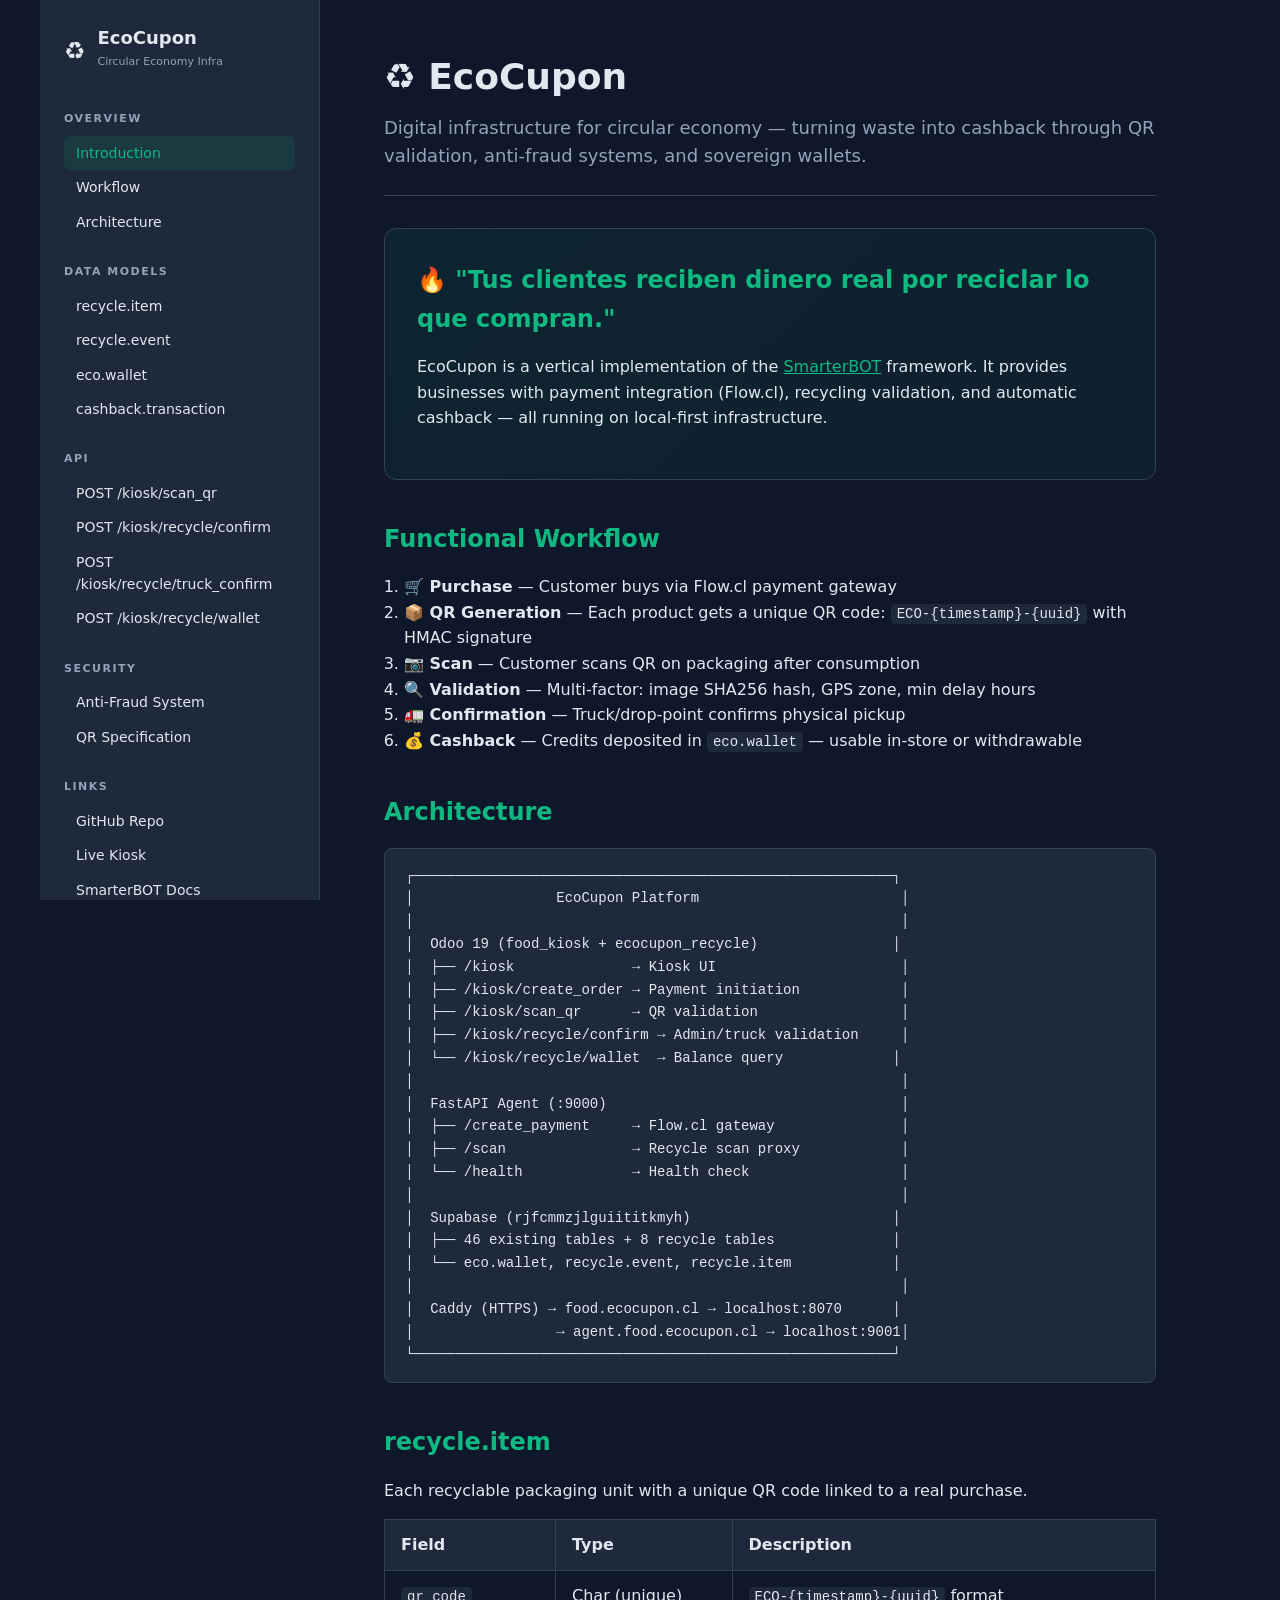
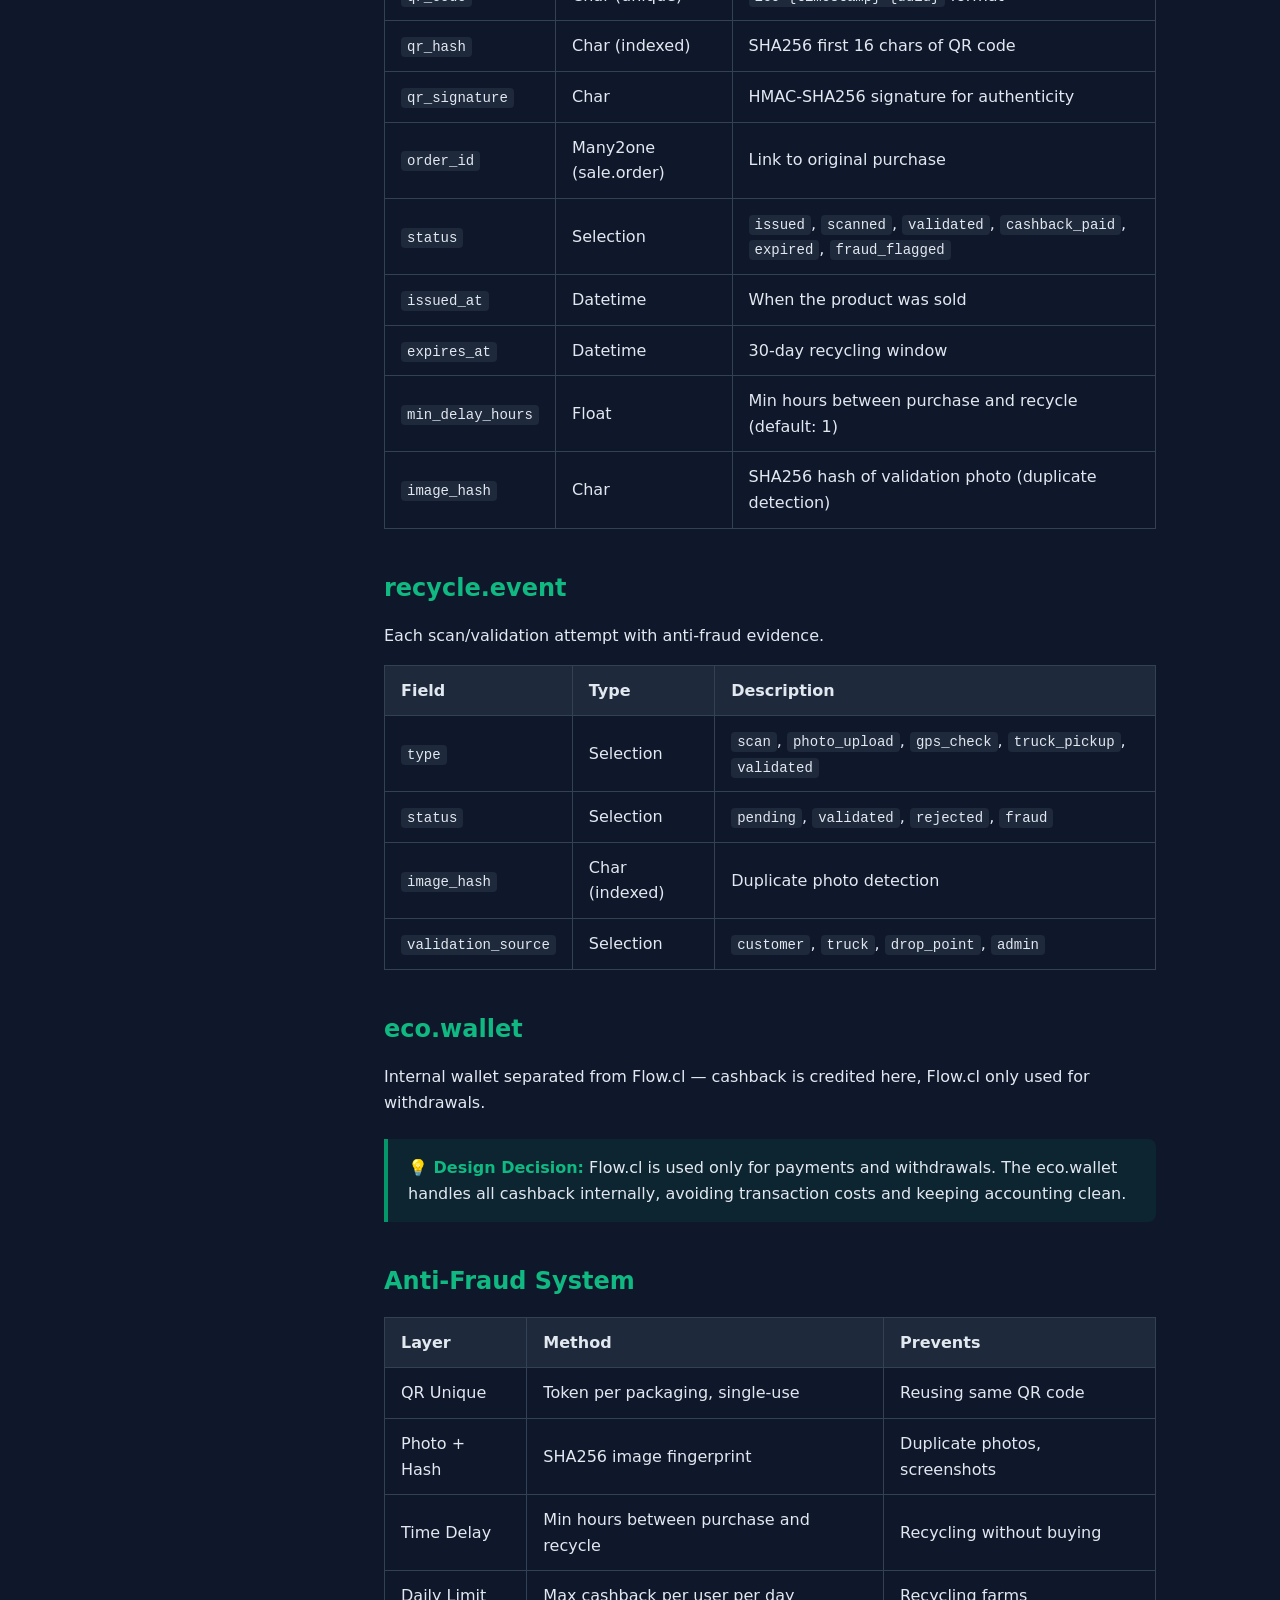
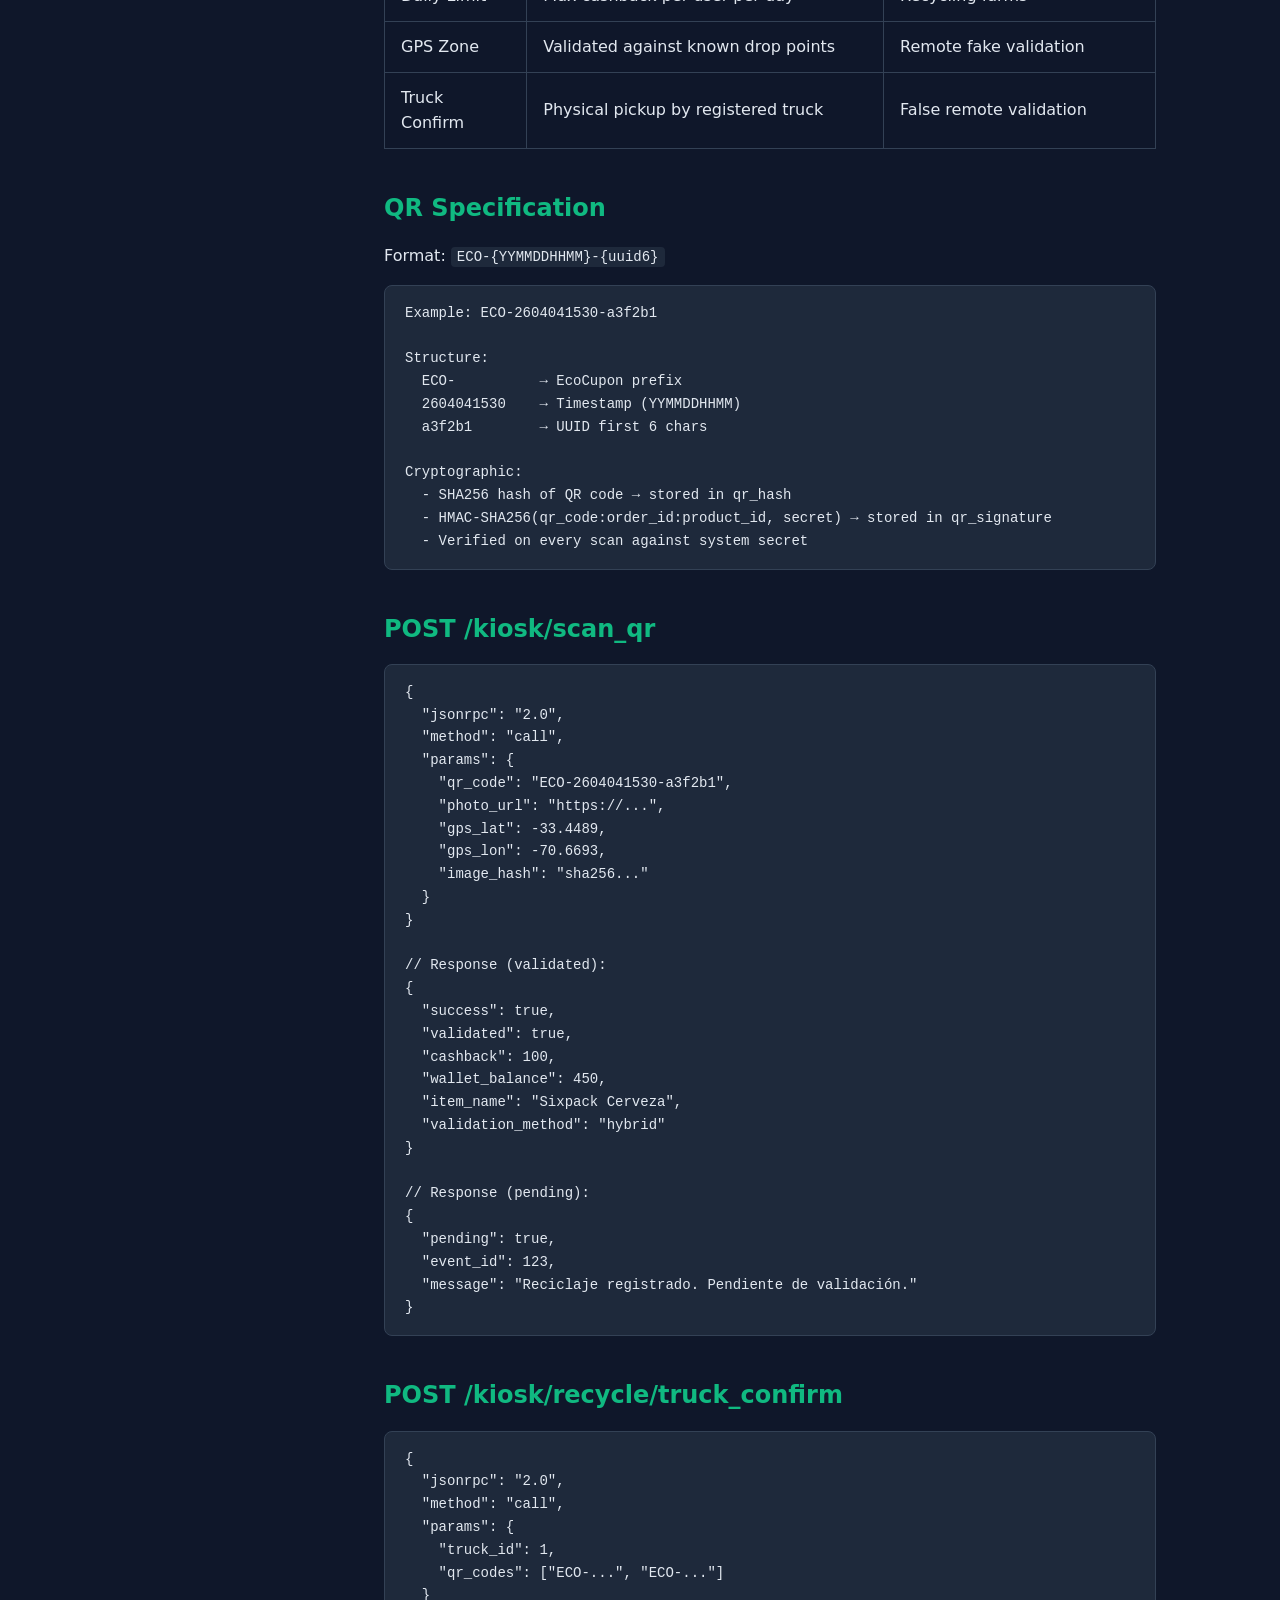
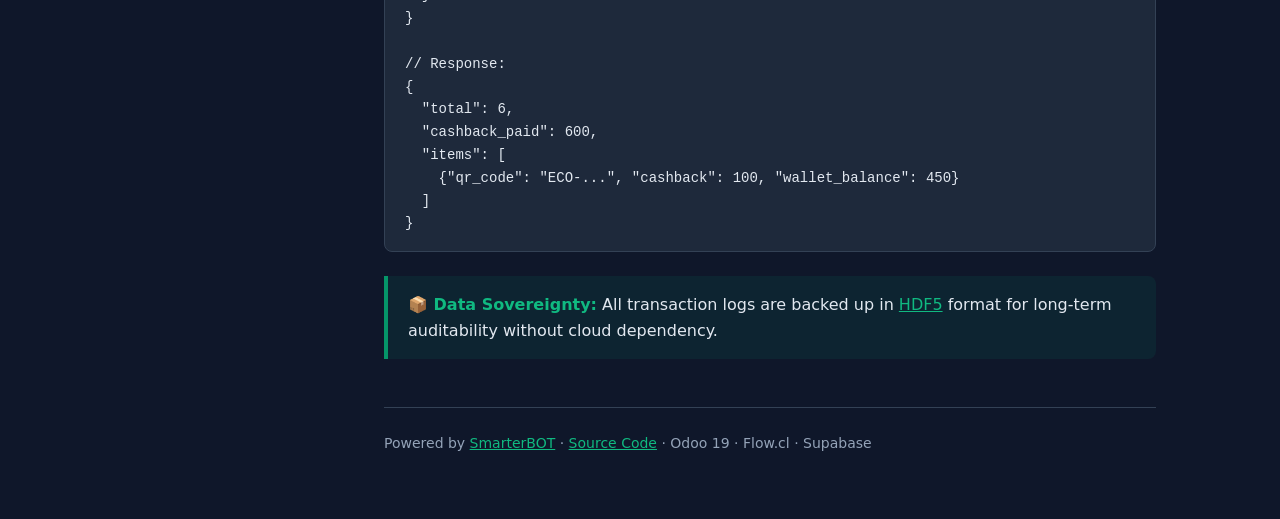
<file: docs/index.html>
<!DOCTYPE html>
<html lang="en">
<head>
    <meta charset="UTF-8">
    <meta name="viewport" content="width=device-width, initial-scale=1.0">
    <title>EcoCupon — Circular Economy Infrastructure</title>
    <link rel="icon" href="data:image/svg+xml,<svg xmlns=%22http://www.w3.org/2000/svg%22 viewBox=%220 0 100 100%22><text y=%22.9em%22 font-size=%2290%22>♻️</text></svg>">
    <style>
        :root {
            --primary: #059669;
            --primary-dark: #047857;
            --bg: #0f172a;
            --bg-light: #1e293b;
            --text: #e2e8f0;
            --text-muted: #94a3b8;
            --border: #334155;
            --accent: #f59e0b;
        }
        * { margin: 0; padding: 0; box-sizing: border-box; }
        body { font-family: -apple-system, BlinkMacSystemFont, 'Segoe UI', system-ui, sans-serif; background: var(--bg); color: var(--text); line-height: 1.6; }
        
        .container { max-width: 1200px; margin: 0 auto; display: flex; min-height: 100vh; }
        
        /* Sidebar */
        .sidebar { width: 280px; background: var(--bg-light); border-right: 1px solid var(--border); padding: 24px; position: fixed; height: 100vh; overflow-y: auto; }
        .sidebar-logo { display: flex; align-items: center; gap: 12px; margin-bottom: 32px; }
        .sidebar-logo span { font-size: 24px; }
        .sidebar-logo h1 { font-size: 18px; font-weight: 700; color: var(--text); }
        .sidebar-logo small { display: block; font-size: 11px; color: var(--text-muted); font-weight: 400; }
        
        .nav-section { margin-bottom: 24px; }
        .nav-section h3 { font-size: 11px; text-transform: uppercase; letter-spacing: 1.5px; color: var(--text-muted); margin-bottom: 8px; }
        .nav-section a { display: block; padding: 6px 12px; color: var(--text); text-decoration: none; border-radius: 6px; font-size: 14px; transition: all 0.2s; }
        .nav-section a:hover, .nav-section a.active { background: rgba(5, 150, 105, 0.15); color: #10b981; }
        
        /* Main content */
        .main { margin-left: 280px; flex: 1; padding: 48px 64px; max-width: 900px; }
        
        h1 { font-size: 36px; margin-bottom: 8px; }
        h1 .emoji { margin-right: 12px; }
        .subtitle { font-size: 18px; color: var(--text-muted); margin-bottom: 32px; border-bottom: 1px solid var(--border); padding-bottom: 24px; }
        h2 { font-size: 24px; margin: 40px 0 16px; color: #10b981; }
        h3 { font-size: 18px; margin: 24px 0 12px; color: #10b981; }
        p { margin-bottom: 16px; }
        code { background: var(--bg-light); padding: 2px 6px; border-radius: 4px; font-size: 14px; font-family: 'SF Mono', 'Fira Code', monospace; }
        pre { background: var(--bg-light); padding: 16px 20px; border-radius: 8px; overflow-x: auto; margin: 16px 0; border: 1px solid var(--border); }
        pre code { background: none; padding: 0; }
        
        table { width: 100%; border-collapse: collapse; margin: 16px 0; }
        th, td { padding: 12px 16px; border: 1px solid var(--border); text-align: left; }
        th { background: var(--bg-light); font-weight: 600; }
        
        .callout { background: rgba(5, 150, 105, 0.1); border-left: 4px solid var(--primary); padding: 16px 20px; border-radius: 0 8px 8px 0; margin: 24px 0; }
        .callout strong { color: #10b981; }
        
        .badge { display: inline-block; padding: 4px 12px; border-radius: 12px; font-size: 12px; font-weight: 600; }
        .badge-success { background: rgba(16, 185, 129, 0.2); color: #10b981; }
        .badge-warn { background: rgba(245, 158, 11, 0.2); color: #f59e0b; }
        
        .hero-card { background: linear-gradient(135deg, rgba(5, 150, 105, 0.1), rgba(16, 185, 129, 0.05)); border: 1px solid var(--border); border-radius: 12px; padding: 32px; margin: 24px 0; }
        .hero-card h2 { margin-top: 0; }
        
        a { color: #10b981; }
        
        @media (max-width: 768px) {
            .sidebar { display: none; }
            .main { margin-left: 0; padding: 24px; }
        }
    </style>
</head>
<body>
    <div class="container">
        <aside class="sidebar">
            <div class="sidebar-logo">
                <span>♻️</span>
                <h1>EcoCupon<small>Circular Economy Infra</small></h1>
            </div>
            
            <div class="nav-section">
                <h3>Overview</h3>
                <a href="#" class="active">Introduction</a>
                <a href="#workflow">Workflow</a>
                <a href="#architecture">Architecture</a>
            </div>
            <div class="nav-section">
                <h3>Data Models</h3>
                <a href="#models/recycle_item">recycle.item</a>
                <a href="#models/recycle_event">recycle.event</a>
                <a href="#models/eco_wallet">eco.wallet</a>
                <a href="#models/cashback">cashback.transaction</a>
            </div>
            <div class="nav-section">
                <h3>API</h3>
                <a href="#api/scan_qr">POST /kiosk/scan_qr</a>
                <a href="#api/confirm">POST /kiosk/recycle/confirm</a>
                <a href="#api/truck">POST /kiosk/recycle/truck_confirm</a>
                <a href="#api/wallet">POST /kiosk/recycle/wallet</a>
            </div>
            <div class="nav-section">
                <h3>Security</h3>
                <a href="#antifraud">Anti-Fraud System</a>
                <a href="#qr">QR Specification</a>
            </div>
            <div class="nav-section">
                <h3>Links</h3>
                <a href="https://github.com/ecocuponcl/food.ecocupon.cl" target="_blank">GitHub Repo</a>
                <a href="https://food.ecocupon.cl/kiosk" target="_blank">Live Kiosk</a>
                <a href="https://docs.smarterbot.cl" target="_blank">SmarterBOT Docs</a>
            </div>
        </aside>

        <main class="main">
            <h1><span class="emoji">♻️</span>EcoCupon</h1>
            <p class="subtitle">Digital infrastructure for circular economy — turning waste into cashback through QR validation, anti-fraud systems, and sovereign wallets.</p>
            
            <div class="hero-card">
                <h2>🔥 "Tus clientes reciben dinero real por reciclar lo que compran."</h2>
                <p>EcoCupon is a vertical implementation of the <a href="https://docs.smarterbot.cl">SmarterBOT</a> framework. It provides businesses with payment integration (Flow.cl), recycling validation, and automatic cashback — all running on local-first infrastructure.</p>
            </div>

            <h2 id="workflow">Functional Workflow</h2>
            <ol style="padding-left:20px;">
                <li><strong>🛒 Purchase</strong> — Customer buys via Flow.cl payment gateway</li>
                <li><strong>📦 QR Generation</strong> — Each product gets a unique QR code: <code>ECO-{timestamp}-{uuid}</code> with HMAC signature</li>
                <li><strong>📷 Scan</strong> — Customer scans QR on packaging after consumption</li>
                <li><strong>🔍 Validation</strong> — Multi-factor: image SHA256 hash, GPS zone, min delay hours</li>
                <li><strong>🚛 Confirmation</strong> — Truck/drop-point confirms physical pickup</li>
                <li><strong>💰 Cashback</strong> — Credits deposited in <code>eco.wallet</code> — usable in-store or withdrawable</li>
            </ol>

            <h2 id="architecture">Architecture</h2>
            <pre><code>┌─────────────────────────────────────────────────────────┐
│                 EcoCupon Platform                        │
│                                                          │
│  Odoo 19 (food_kiosk + ecocupon_recycle)                │
│  ├── /kiosk              → Kiosk UI                      │
│  ├── /kiosk/create_order → Payment initiation            │
│  ├── /kiosk/scan_qr      → QR validation                 │
│  ├── /kiosk/recycle/confirm → Admin/truck validation     │
│  └── /kiosk/recycle/wallet  → Balance query             │
│                                                          │
│  FastAPI Agent (:9000)                                   │
│  ├── /create_payment     → Flow.cl gateway               │
│  ├── /scan               → Recycle scan proxy            │
│  └── /health             → Health check                  │
│                                                          │
│  Supabase (rjfcmmzjlguiititkmyh)                        │
│  ├── 46 existing tables + 8 recycle tables              │
│  └── eco.wallet, recycle.event, recycle.item            │
│                                                          │
│  Caddy (HTTPS) → food.ecocupon.cl → localhost:8070      │
│                 → agent.food.ecocupon.cl → localhost:9001│
└─────────────────────────────────────────────────────────┘</code></pre>

            <h2 id="models/recycle_item">recycle.item</h2>
            <p>Each recyclable packaging unit with a unique QR code linked to a real purchase.</p>
            <table>
                <tr><th>Field</th><th>Type</th><th>Description</th></tr>
                <tr><td><code>qr_code</code></td><td>Char (unique)</td><td><code>ECO-{timestamp}-{uuid}</code> format</td></tr>
                <tr><td><code>qr_hash</code></td><td>Char (indexed)</td><td>SHA256 first 16 chars of QR code</td></tr>
                <tr><td><code>qr_signature</code></td><td>Char</td><td>HMAC-SHA256 signature for authenticity</td></tr>
                <tr><td><code>order_id</code></td><td>Many2one (sale.order)</td><td>Link to original purchase</td></tr>
                <tr><td><code>status</code></td><td>Selection</td><td><code>issued</code>, <code>scanned</code>, <code>validated</code>, <code>cashback_paid</code>, <code>expired</code>, <code>fraud_flagged</code></td></tr>
                <tr><td><code>issued_at</code></td><td>Datetime</td><td>When the product was sold</td></tr>
                <tr><td><code>expires_at</code></td><td>Datetime</td><td>30-day recycling window</td></tr>
                <tr><td><code>min_delay_hours</code></td><td>Float</td><td>Min hours between purchase and recycle (default: 1)</td></tr>
                <tr><td><code>image_hash</code></td><td>Char</td><td>SHA256 hash of validation photo (duplicate detection)</td></tr>
            </table>

            <h2 id="models/recycle_event">recycle.event</h2>
            <p>Each scan/validation attempt with anti-fraud evidence.</p>
            <table>
                <tr><th>Field</th><th>Type</th><th>Description</th></tr>
                <tr><td><code>type</code></td><td>Selection</td><td><code>scan</code>, <code>photo_upload</code>, <code>gps_check</code>, <code>truck_pickup</code>, <code>validated</code></td></tr>
                <tr><td><code>status</code></td><td>Selection</td><td><code>pending</code>, <code>validated</code>, <code>rejected</code>, <code>fraud</code></td></tr>
                <tr><td><code>image_hash</code></td><td>Char (indexed)</td><td>Duplicate photo detection</td></tr>
                <tr><td><code>validation_source</code></td><td>Selection</td><td><code>customer</code>, <code>truck</code>, <code>drop_point</code>, <code>admin</code></td></tr>
            </table>

            <h2 id="models/eco_wallet">eco.wallet</h2>
            <p>Internal wallet separated from Flow.cl — cashback is credited here, Flow.cl only used for withdrawals.</p>
            <div class="callout">
                <strong>💡 Design Decision:</strong> Flow.cl is used only for payments and withdrawals. The eco.wallet handles all cashback internally, avoiding transaction costs and keeping accounting clean.
            </div>

            <h2 id="antifraud">Anti-Fraud System</h2>
            <table>
                <tr><th>Layer</th><th>Method</th><th>Prevents</th></tr>
                <tr><td>QR Unique</td><td>Token per packaging, single-use</td><td>Reusing same QR code</td></tr>
                <tr><td>Photo + Hash</td><td>SHA256 image fingerprint</td><td>Duplicate photos, screenshots</td></tr>
                <tr><td>Time Delay</td><td>Min hours between purchase and recycle</td><td>Recycling without buying</td></tr>
                <tr><td>Daily Limit</td><td>Max cashback per user per day</td><td>Recycling farms</td></tr>
                <tr><td>GPS Zone</td><td>Validated against known drop points</td><td>Remote fake validation</td></tr>
                <tr><td>Truck Confirm</td><td>Physical pickup by registered truck</td><td>False remote validation</td></tr>
            </table>

            <h2 id="qr">QR Specification</h2>
            <p>Format: <code>ECO-{YYMMDDHHMM}-{uuid6}</code></p>
            <pre><code>Example: ECO-2604041530-a3f2b1

Structure:
  ECO-          → EcoCupon prefix
  2604041530    → Timestamp (YYMMDDHHMM)
  a3f2b1        → UUID first 6 chars

Cryptographic:
  - SHA256 hash of QR code → stored in qr_hash
  - HMAC-SHA256(qr_code:order_id:product_id, secret) → stored in qr_signature
  - Verified on every scan against system secret</code></pre>

            <h2 id="api/scan_qr">POST /kiosk/scan_qr</h2>
            <pre><code>{
  "jsonrpc": "2.0",
  "method": "call",
  "params": {
    "qr_code": "ECO-2604041530-a3f2b1",
    "photo_url": "https://...",
    "gps_lat": -33.4489,
    "gps_lon": -70.6693,
    "image_hash": "sha256..."
  }
}

// Response (validated):
{
  "success": true,
  "validated": true,
  "cashback": 100,
  "wallet_balance": 450,
  "item_name": "Sixpack Cerveza",
  "validation_method": "hybrid"
}

// Response (pending):
{
  "pending": true,
  "event_id": 123,
  "message": "Reciclaje registrado. Pendiente de validación."
}</code></pre>

            <h2 id="api/truck">POST /kiosk/recycle/truck_confirm</h2>
            <pre><code>{
  "jsonrpc": "2.0",
  "method": "call",
  "params": {
    "truck_id": 1,
    "qr_codes": ["ECO-...", "ECO-..."]
  }
}

// Response:
{
  "total": 6,
  "cashback_paid": 600,
  "items": [
    {"qr_code": "ECO-...", "cashback": 100, "wallet_balance": 450}
  ]
}</code></pre>

            <div class="callout">
                <strong>📦 Data Sovereignty:</strong> All transaction logs are backed up in <a href="https://github.com/HDFGroup/hdf5">HDF5</a> format for long-term auditability without cloud dependency.
            </div>

            <p style="margin-top:48px;padding-top:24px;border-top:1px solid var(--border);color:var(--text-muted);font-size:14px;">
                Powered by <a href="https://docs.smarterbot.cl">SmarterBOT</a> · <a href="https://github.com/ecocuponcl/food.ecocupon.cl">Source Code</a> · Odoo 19 · Flow.cl · Supabase
            </p>
        </main>
    </div>
</body>
</html>
</file>
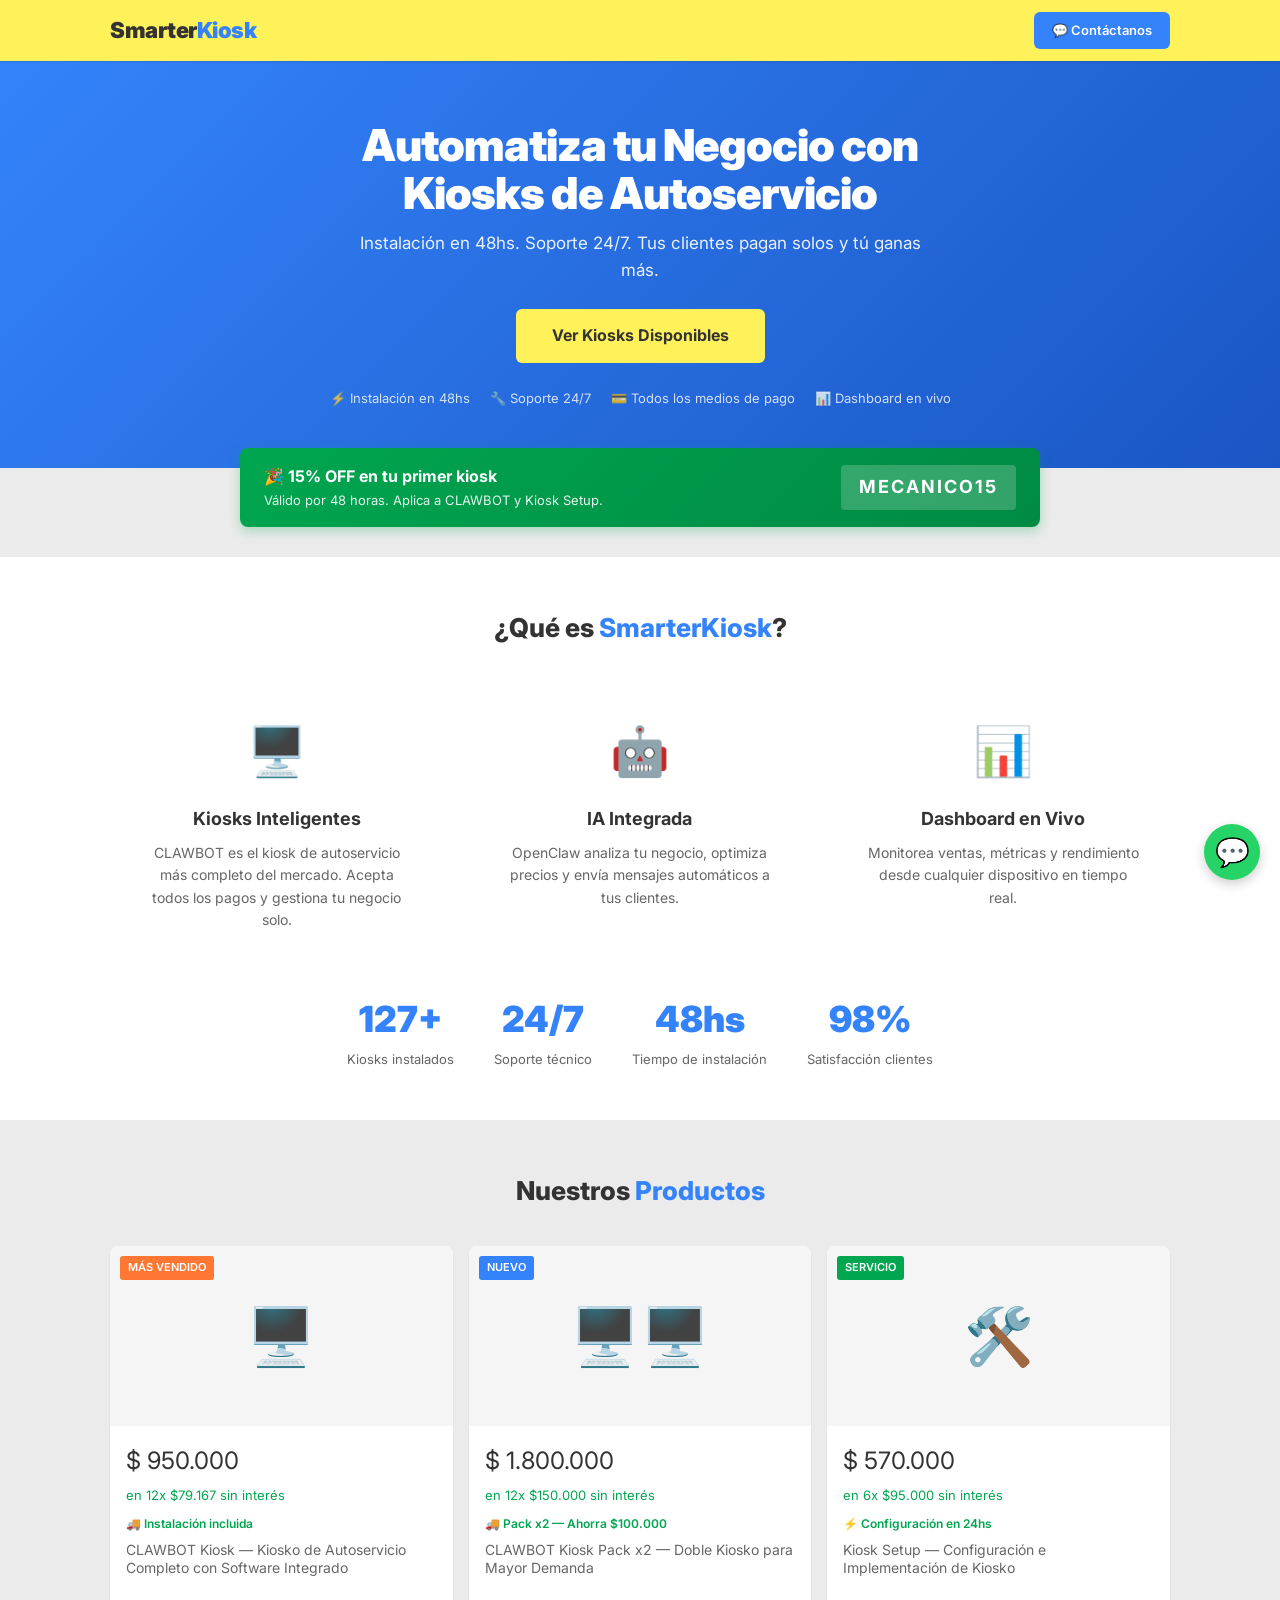
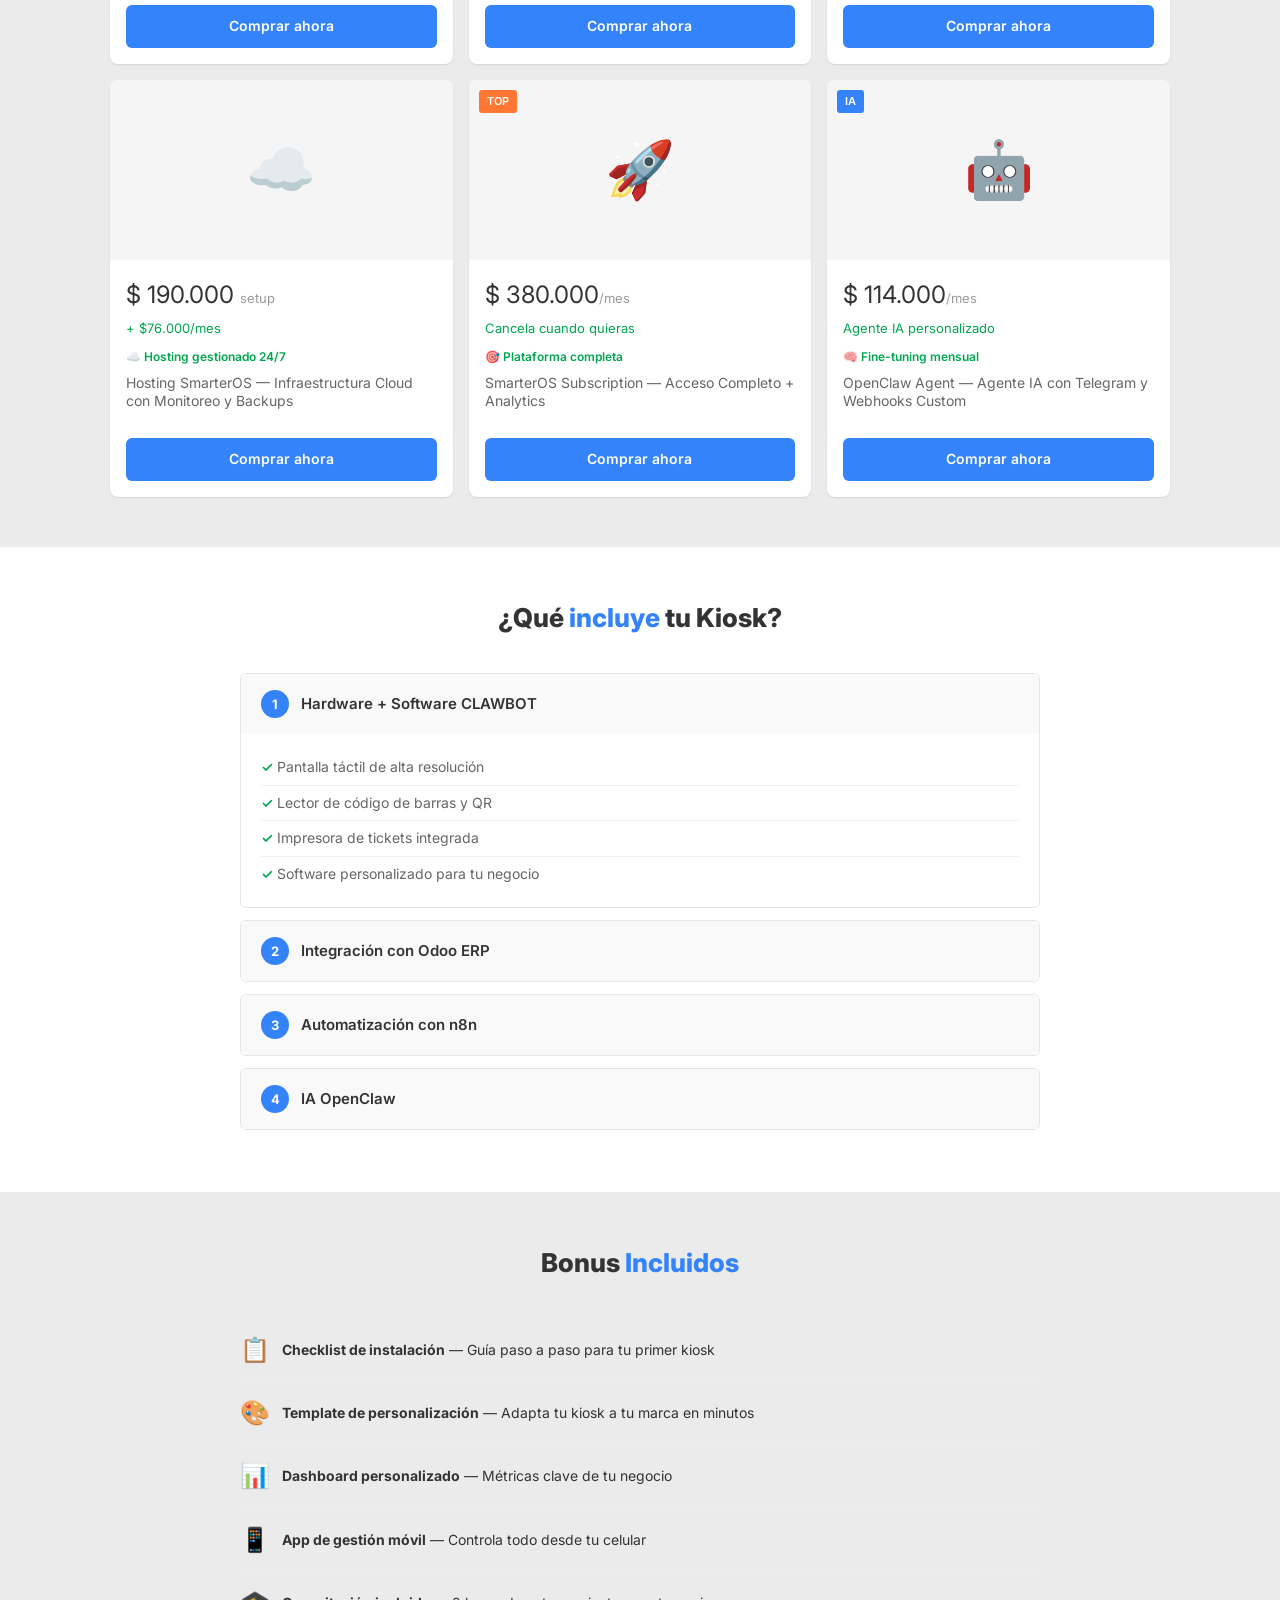
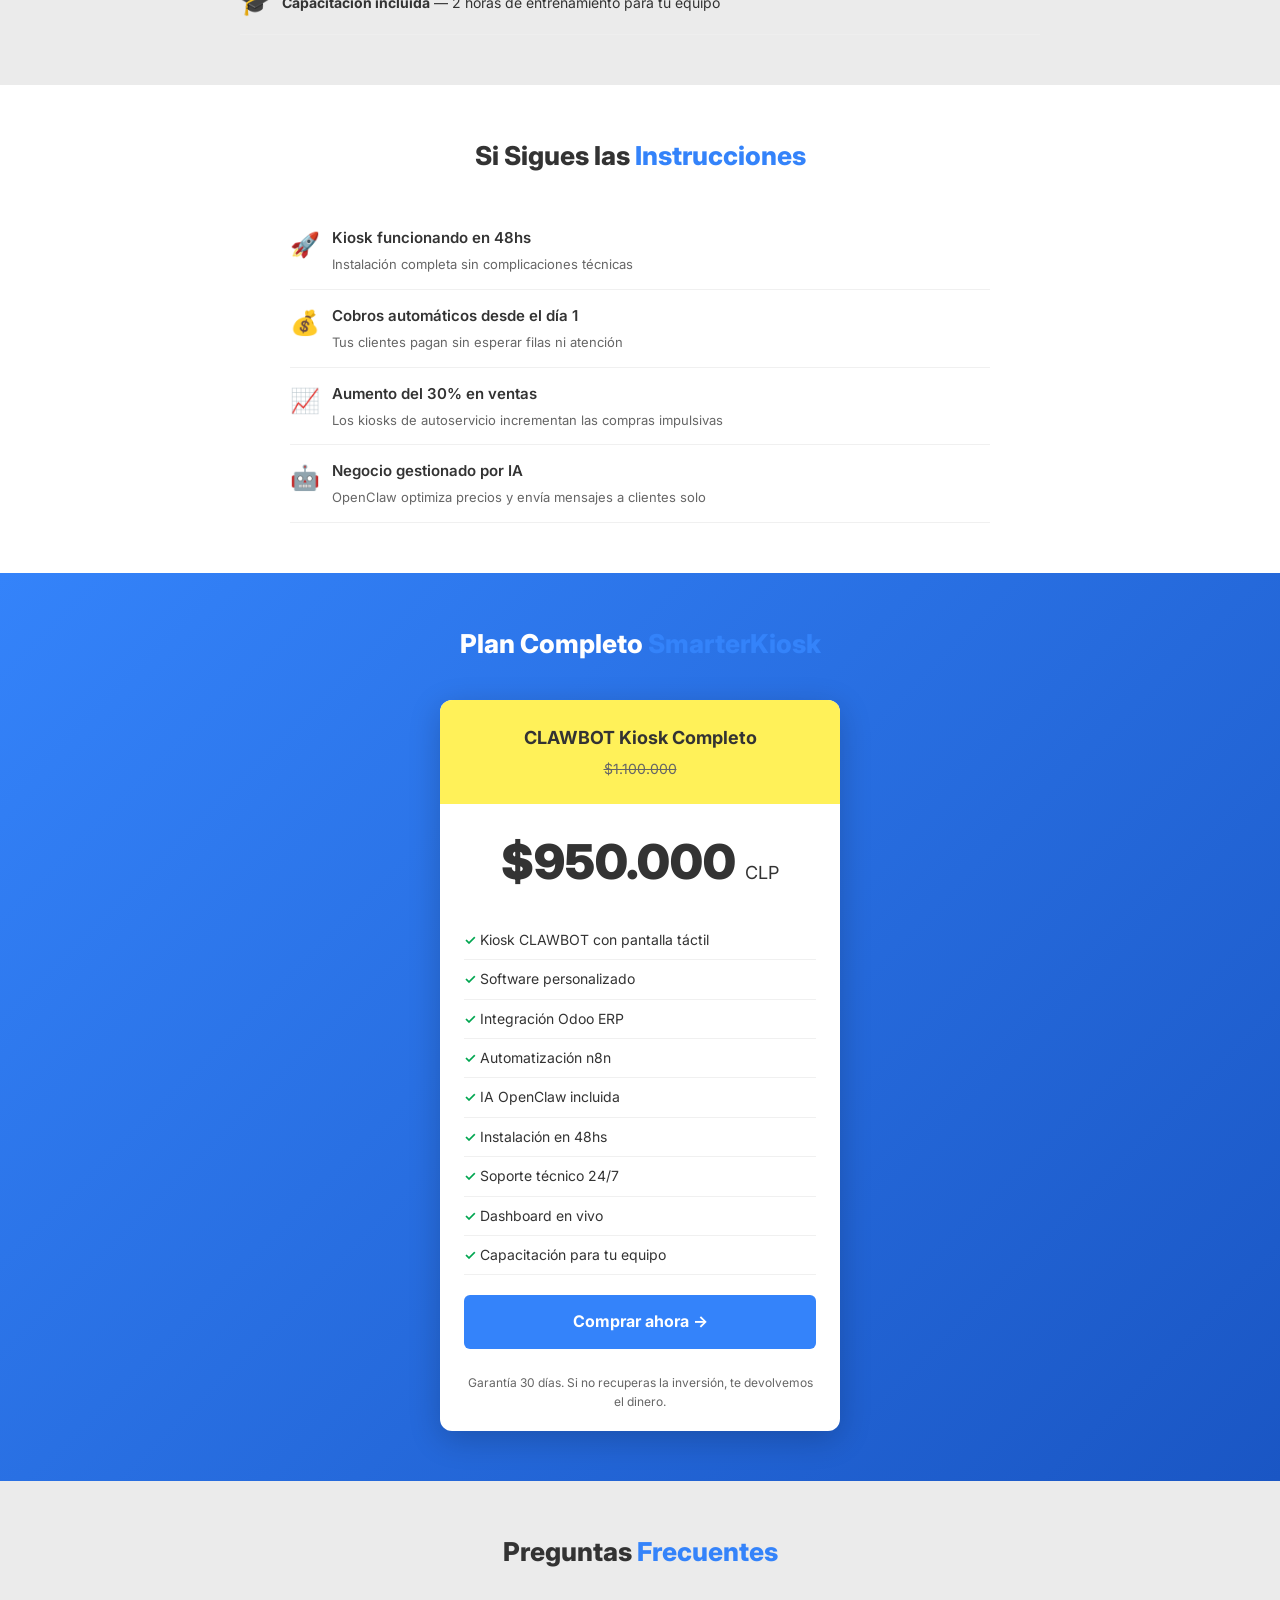
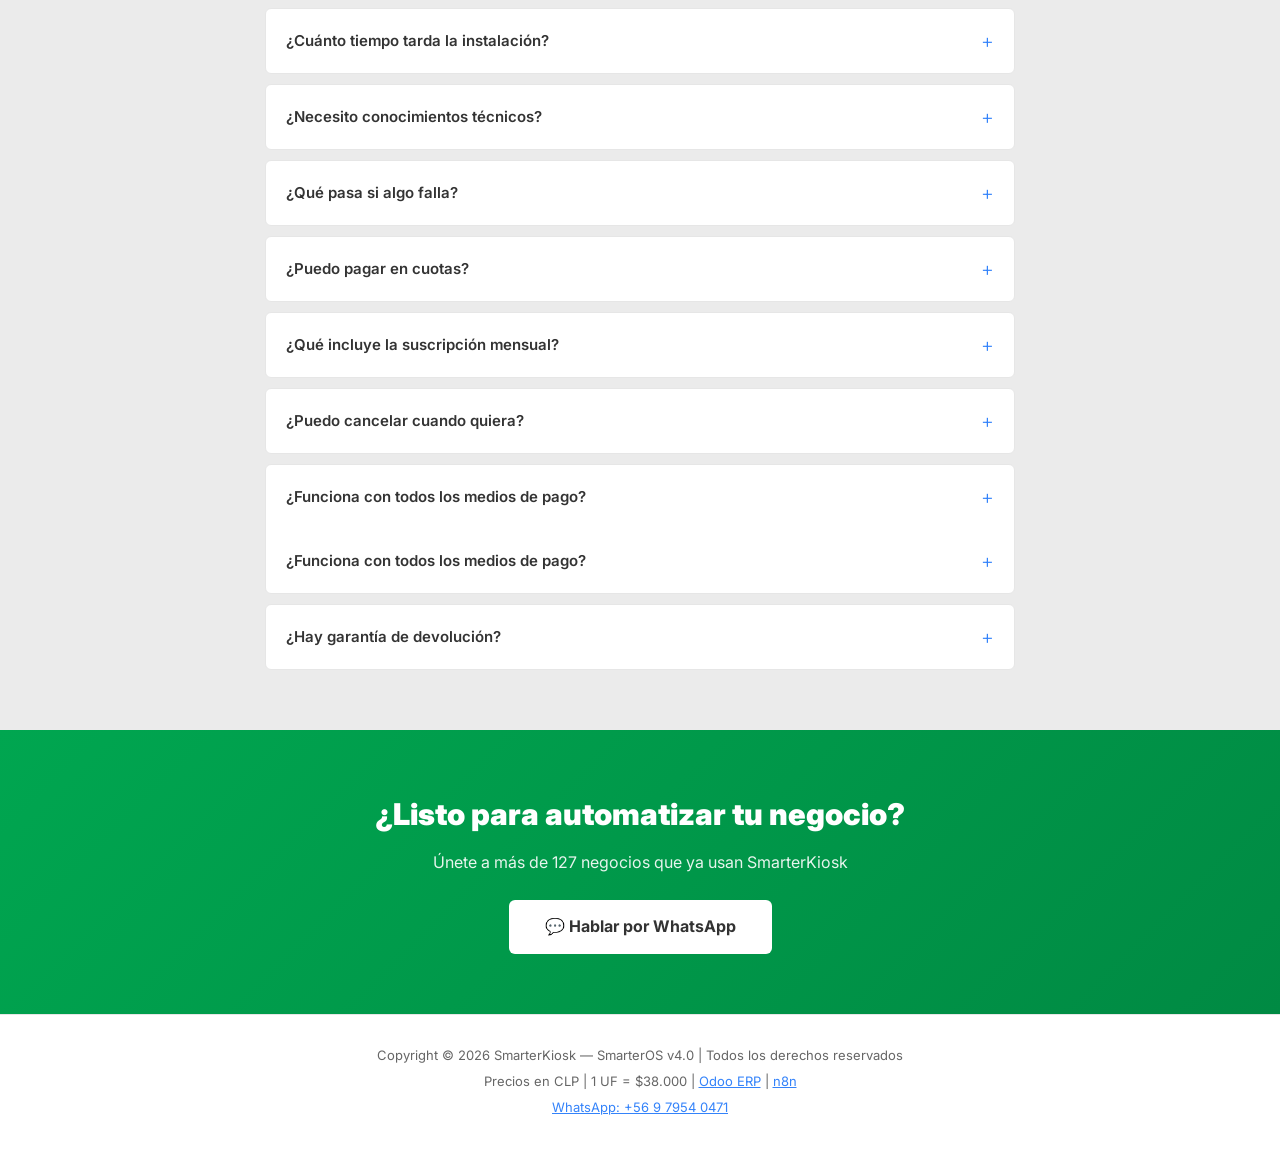
<file: landing-meli/index.html>
<!DOCTYPE html>
<html lang="es">
<head>
    <meta charset="UTF-8">
    <meta name="viewport" content="width=device-width, initial-scale=1.0">
    <title>SmarterKiosk — Kiosks de Autoservicio para tu Negocio</title>
    <link rel="preconnect" href="https://fonts.googleapis.com">
    <link href="https://fonts.googleapis.com/css2?family=Inter:wght@400;500;600;700;800;900&display=swap" rel="stylesheet">
    <style>
        * { margin: 0; padding: 0; box-sizing: border-box; }
        :root {
            --yellow: #FFF159;
            --blue: #3483FA;
            --green: #00A650;
            --dark: #333;
            --gray: #666;
            --light: #EBEBEB;
            --white: #FFF;
        }
        body { font-family: 'Inter', -apple-system, sans-serif; background: var(--light); color: var(--dark); line-height: 1.6; }
        .container { max-width: 1100px; margin: 0 auto; padding: 0 20px; }
        
        /* HEADER */
        header { background: var(--yellow); padding: 12px 0; position: sticky; top: 0; z-index: 100; box-shadow: 0 1px 3px rgba(0,0,0,0.1); }
        .header-inner { display: flex; align-items: center; justify-content: space-between; max-width: 1100px; margin: 0 auto; padding: 0 20px; }
        .logo { font-size: 22px; font-weight: 900; color: var(--dark); letter-spacing: -0.5px; }
        .logo span { color: var(--blue); }
        .header-cta { background: var(--blue); color: var(--white); padding: 8px 18px; border-radius: 6px; font-size: 13px; font-weight: 600; text-decoration: none; }
        .header-cta:hover { background: #1259c3; }

        /* HERO */
        .hero { background: linear-gradient(135deg, var(--blue) 0%, #1a56c4 100%); color: var(--white); padding: 60px 20px; text-align: center; }
        .hero h1 { font-size: clamp(28px, 5vw, 44px); font-weight: 900; line-height: 1.1; margin-bottom: 12px; letter-spacing: -1px; }
        .hero p { font-size: 17px; opacity: 0.9; margin-bottom: 25px; max-width: 600px; margin-left: auto; margin-right: auto; }
        .hero-cta { display: inline-block; background: var(--yellow); color: var(--dark); padding: 14px 36px; border-radius: 6px; font-weight: 700; font-size: 16px; text-decoration: none; transition: all 0.2s; }
        .hero-cta:hover { background: #ffe44e; transform: translateY(-2px); }
        .hero-badges { display: flex; justify-content: center; gap: 20px; margin-top: 25px; flex-wrap: wrap; font-size: 13px; opacity: 0.8; }
        .hero-badges span { display: flex; align-items: center; gap: 5px; }

        /* SECTION */
        .section { padding: 50px 20px; }
        .section-title { text-align: center; font-size: 26px; font-weight: 800; margin-bottom: 35px; color: var(--dark); }
        .section-title span { color: var(--blue); }

        /* ABOUT */
        .about { background: var(--white); }
        .about-grid { display: grid; grid-template-columns: repeat(auto-fit, minmax(280px, 1fr)); gap: 30px; max-width: 1100px; margin: 0 auto; }
        .about-card { padding: 30px; text-align: center; }
        .about-icon { font-size: 48px; margin-bottom: 15px; }
        .about-card h3 { font-size: 18px; font-weight: 700; margin-bottom: 8px; }
        .about-card p { font-size: 14px; color: var(--gray); }
        .stats { display: flex; justify-content: center; gap: 40px; margin-top: 30px; flex-wrap: wrap; }
        .stat { text-align: center; }
        .stat-num { font-size: 36px; font-weight: 900; color: var(--blue); }
        .stat-label { font-size: 13px; color: var(--gray); }

        /* PRODUCTS */
        .products-grid { display: grid; grid-template-columns: repeat(auto-fill, minmax(260px, 1fr)); gap: 16px; max-width: 1100px; margin: 0 auto; }
        .product { background: var(--white); border-radius: 8px; overflow: hidden; box-shadow: 0 1px 2px rgba(0,0,0,0.1); transition: box-shadow 0.2s; }
        .product:hover { box-shadow: 0 6px 16px rgba(0,0,0,0.15); }
        .product-img { height: 180px; background: #f5f5f5; display: flex; align-items: center; justify-content: center; font-size: 56px; position: relative; }
        .badge { position: absolute; top: 10px; left: 10px; background: var(--green); color: #fff; font-size: 11px; font-weight: 600; padding: 3px 8px; border-radius: 3px; }
        .badge.hot { background: #ff7733; }
        .badge.new { background: var(--blue); }
        .product-info { padding: 16px; }
        .price { font-size: 24px; font-weight: 400; color: var(--dark); margin-bottom: 4px; }
        .installments { font-size: 13px; color: var(--green); margin-bottom: 8px; }
        .shipping { font-size: 12px; color: var(--green); font-weight: 600; margin-bottom: 8px; }
        .product-name { font-size: 14px; color: var(--gray); line-height: 1.3; display: -webkit-box; -webkit-line-clamp: 2; -webkit-box-orient: vertical; overflow: hidden; }
        .product-btn { display: block; width: calc(100% - 32px); margin: 12px 16px 16px; padding: 10px; background: var(--blue); color: #fff; border: none; border-radius: 6px; font-size: 14px; font-weight: 600; cursor: pointer; text-align: center; text-decoration: none; }
        .product-btn:hover { background: #1259c3; }

        /* COURSE STRUCTURE */
        .structure { background: var(--white); }
        .modules { max-width: 800px; margin: 0 auto; }
        .module { border: 1px solid #e6e6e6; border-radius: 6px; margin-bottom: 12px; overflow: hidden; }
        .module-header { padding: 16px 20px; background: #f9f9f9; display: flex; align-items: center; gap: 12px; cursor: pointer; }
        .module-num { background: var(--blue); color: #fff; width: 28px; height: 28px; border-radius: 50%; display: flex; align-items: center; justify-content: center; font-size: 13px; font-weight: 700; }
        .module-title { font-size: 15px; font-weight: 600; }
        .module-content { padding: 16px 20px; font-size: 14px; color: var(--gray); display: none; }
        .module.open .module-content { display: block; }
        .module ul { list-style: none; padding: 0; }
        .module ul li { padding: 6px 0; border-bottom: 1px solid #f0f0f0; }
        .module ul li:last-child { border-bottom: none; }
        .module ul li::before { content: "✓ "; color: var(--green); font-weight: 600; }

        /* BONUSES */
        .bonuses { max-width: 800px; margin: 0 auto; }
        .bonus-item { display: flex; align-items: center; gap: 12px; padding: 12px 0; border-bottom: 1px solid #eee; }
        .bonus-icon { font-size: 24px; }
        .bonus-text { font-size: 14px; }
        .bonus-text strong { color: var(--dark); }

        /* PRICING */
        .pricing-section { background: linear-gradient(135deg, var(--blue) 0%, #1a56c4 100%); color: #fff; text-align: center; }
        .pricing-section .section-title { color: #fff; }
        .pricing-card { max-width: 400px; margin: 0 auto; background: #fff; color: var(--dark); border-radius: 12px; overflow: hidden; box-shadow: 0 8px 32px rgba(0,0,0,0.2); }
        .pricing-header { background: var(--yellow); padding: 24px; }
        .pricing-header h3 { font-size: 18px; font-weight: 700; margin-bottom: 5px; }
        .pricing-header .old-price { font-size: 14px; color: var(--gray); text-decoration: line-through; }
        .pricing-amount { font-size: 48px; font-weight: 900; color: var(--dark); padding: 20px; }
        .pricing-amount span { font-size: 18px; font-weight: 400; }
        .pricing-features { padding: 0 24px 20px; text-align: left; }
        .pricing-features li { list-style: none; padding: 8px 0; font-size: 14px; border-bottom: 1px solid #f0f0f0; }
        .pricing-features li::before { content: "✓ "; color: var(--green); font-weight: 600; }
        .pricing-btn { display: block; margin: 0 24px 24px; padding: 14px; background: var(--blue); color: #fff; border: none; border-radius: 6px; font-size: 16px; font-weight: 700; cursor: pointer; text-decoration: none; text-align: center; }
        .pricing-btn:hover { background: #1259c3; }
        .pricing-guarantee { font-size: 12px; color: var(--gray); padding: 0 24px 20px; text-align: center; }

        /* OUTCOMES */
        .outcomes { background: var(--white); }
        .outcomes-list { max-width: 700px; margin: 0 auto; }
        .outcome { display: flex; align-items: flex-start; gap: 12px; padding: 14px 0; border-bottom: 1px solid #f0f0f0; }
        .outcome-icon { font-size: 24px; flex-shrink: 0; }
        .outcome h4 { font-size: 15px; font-weight: 600; margin-bottom: 4px; }
        .outcome p { font-size: 13px; color: var(--gray); }

        /* FAQ */
        .faq { background: var(--light); }
        .faq-list { max-width: 750px; margin: 0 auto; }
        .faq-item { border: 1px solid #e6e6e6; border-radius: 6px; margin-bottom: 10px; background: #fff; overflow: hidden; }
        .faq-q { padding: 16px 20px; font-size: 15px; font-weight: 600; cursor: pointer; display: flex; justify-content: space-between; align-items: center; }
        .faq-q::after { content: "+"; font-size: 20px; color: var(--blue); font-weight: 300; }
        .faq-item.open .faq-q::after { content: "−"; }
        .faq-a { padding: 0 20px 16px; font-size: 14px; color: var(--gray); display: none; }
        .faq-item.open .faq-a { display: block; }

        /* FINAL CTA */
        .final-cta { background: linear-gradient(135deg, var(--green) 0%, #008a43 100%); color: #fff; text-align: center; padding: 60px 20px; }
        .final-cta h2 { font-size: 30px; font-weight: 900; margin-bottom: 12px; }
        .final-cta p { font-size: 16px; opacity: 0.9; margin-bottom: 25px; }
        .final-cta .hero-cta { background: #fff; color: var(--dark); }
        .final-cta .hero-cta:hover { background: #f5f5f5; }

        /* FOOTER */
        footer { background: #fff; border-top: 1px solid #e6e6e6; padding: 30px 20px; text-align: center; font-size: 13px; color: var(--gray); }
        footer a { color: var(--blue); }
        footer p { margin-bottom: 5px; }

        /* WHATSAPP */
        .whatsapp-float { position: fixed; bottom: 20px; right: 20px; background: #25D366; color: #fff; width: 56px; height: 56px; border-radius: 50%; display: flex; align-items: center; justify-content: center; font-size: 28px; text-decoration: none; box-shadow: 0 4px 12px rgba(0,0,0,0.2); z-index: 999; }
        .whatsapp-float:hover { transform: scale(1.1); }

        /* COUPON */
        .coupon-banner { max-width: 800px; margin: -20px auto 30px; background: linear-gradient(135deg, var(--green) 0%, #008a43 100%); color: #fff; padding: 16px 24px; border-radius: 8px; display: flex; align-items: center; justify-content: space-between; position: relative; z-index: 10; box-shadow: 0 4px 12px rgba(0,166,80,0.3); }
        .coupon-banner h3 { font-size: 16px; font-weight: 700; }
        .coupon-banner p { font-size: 13px; opacity: 0.9; }
        .coupon-code { background: rgba(255,255,255,0.2); padding: 8px 18px; border-radius: 4px; font-size: 18px; font-weight: 700; letter-spacing: 2px; }

        @media (max-width: 768px) {
            .hero { padding: 40px 20px; }
            .hero h1 { font-size: 28px; }
            .products-grid { grid-template-columns: repeat(2, 1fr); gap: 10px; }
            .product-img { height: 140px; font-size: 40px; }
            .price { font-size: 20px; }
            .coupon-banner { flex-direction: column; text-align: center; gap: 12px; margin: 10px 15px 20px; }
            .stats { gap: 20px; }
        }
    </style>
</head>
<body>

    <!-- HEADER -->
    <header>
        <div class="header-inner">
            <div class="logo">Smarter<span>Kiosk</span></div>
            <a href="https://wa.me/56979540471?text=Hola!%20Me%20interesa%20un%20CLAWBOT%20Kiosk" class="header-cta" target="_blank">💬 Contáctanos</a>
        </div>
    </header>

    <!-- HERO -->
    <section class="hero">
        <div class="container">
            <h1>Automatiza tu Negocio con<br>Kiosks de Autoservicio</h1>
            <p>Instalación en 48hs. Soporte 24/7. Tus clientes pagan solos y tú ganas más.</p>
            <a href="#productos" class="hero-cta">Ver Kiosks Disponibles</a>
            <div class="hero-badges">
                <span>⚡ Instalación en 48hs</span>
                <span>🔧 Soporte 24/7</span>
                <span>💳 Todos los medios de pago</span>
                <span>📊 Dashboard en vivo</span>
            </div>
        </div>
    </section>

    <!-- COUPON -->
    <div class="coupon-banner">
        <div>
            <h3>🎉 15% OFF en tu primer kiosk</h3>
            <p>Válido por 48 horas. Aplica a CLAWBOT y Kiosk Setup.</p>
        </div>
        <div class="coupon-code">MECANICO15</div>
    </div>

    <!-- ABOUT -->
    <section class="section about">
        <div class="container">
            <h2 class="section-title">¿Qué es <span>SmarterKiosk</span>?</h2>
            <div class="about-grid">
                <div class="about-card">
                    <div class="about-icon">🖥️</div>
                    <h3>Kiosks Inteligentes</h3>
                    <p>CLAWBOT es el kiosk de autoservicio más completo del mercado. Acepta todos los pagos y gestiona tu negocio solo.</p>
                </div>
                <div class="about-card">
                    <div class="about-icon">🤖</div>
                    <h3>IA Integrada</h3>
                    <p>OpenClaw analiza tu negocio, optimiza precios y envía mensajes automáticos a tus clientes.</p>
                </div>
                <div class="about-card">
                    <div class="about-icon">📊</div>
                    <h3>Dashboard en Vivo</h3>
                    <p>Monitorea ventas, métricas y rendimiento desde cualquier dispositivo en tiempo real.</p>
                </div>
            </div>
            <div class="stats">
                <div class="stat"><div class="stat-num">127+</div><div class="stat-label">Kiosks instalados</div></div>
                <div class="stat"><div class="stat-num">24/7</div><div class="stat-label">Soporte técnico</div></div>
                <div class="stat"><div class="stat-num">48hs</div><div class="stat-label">Tiempo de instalación</div></div>
                <div class="stat"><div class="stat-num">98%</div><div class="stat-label">Satisfacción clientes</div></div>
            </div>
        </div>
    </section>

    <!-- PRODUCTS -->
    <section class="section" id="productos">
        <div class="container">
            <h2 class="section-title">Nuestros <span>Productos</span></h2>
            <div class="products-grid">
                <div class="product">
                    <div class="product-img">🖥️ <span class="badge hot">MÁS VENDIDO</span></div>
                    <div class="product-info">
                        <div class="price">$ 950.000</div>
                        <div class="installments">en 12x $79.167 sin interés</div>
                        <div class="shipping">🚚 Instalación incluida</div>
                        <div class="product-name">CLAWBOT Kiosk — Kiosko de Autoservicio Completo con Software Integrado</div>
                    </div>
                    <a href="https://odoo.ecocupon.cl/web/login" class="product-btn" target="_blank">Comprar ahora</a>
                </div>
                <div class="product">
                    <div class="product-img">🖥️🖥️ <span class="badge new">NUEVO</span></div>
                    <div class="product-info">
                        <div class="price">$ 1.800.000</div>
                        <div class="installments">en 12x $150.000 sin interés</div>
                        <div class="shipping">🚚 Pack x2 — Ahorra $100.000</div>
                        <div class="product-name">CLAWBOT Kiosk Pack x2 — Doble Kiosko para Mayor Demanda</div>
                    </div>
                    <a href="https://odoo.ecocupon.cl/web/login" class="product-btn" target="_blank">Comprar ahora</a>
                </div>
                <div class="product">
                    <div class="product-img">🛠️ <span class="badge">SERVICIO</span></div>
                    <div class="product-info">
                        <div class="price">$ 570.000</div>
                        <div class="installments">en 6x $95.000 sin interés</div>
                        <div class="shipping">⚡ Configuración en 24hs</div>
                        <div class="product-name">Kiosk Setup — Configuración e Implementación de Kiosko</div>
                    </div>
                    <a href="https://odoo.ecocupon.cl/web/login" class="product-btn" target="_blank">Comprar ahora</a>
                </div>
                <div class="product">
                    <div class="product-img">☁️</div>
                    <div class="product-info">
                        <div class="price">$ 190.000 <span style="font-size:13px;color:#999">setup</span></div>
                        <div class="installments">+ $76.000/mes</div>
                        <div class="shipping">☁️ Hosting gestionado 24/7</div>
                        <div class="product-name">Hosting SmarterOS — Infraestructura Cloud con Monitoreo y Backups</div>
                    </div>
                    <a href="https://odoo.ecocupon.cl/web/login" class="product-btn" target="_blank">Comprar ahora</a>
                </div>
                <div class="product">
                    <div class="product-img">🚀 <span class="badge hot">TOP</span></div>
                    <div class="product-info">
                        <div class="price">$ 380.000<span style="font-size:13px;color:#999">/mes</span></div>
                        <div class="installments">Cancela cuando quieras</div>
                        <div class="shipping">🎯 Plataforma completa</div>
                        <div class="product-name">SmarterOS Subscription — Acceso Completo + Analytics</div>
                    </div>
                    <a href="https://odoo.ecocupon.cl/web/login" class="product-btn" target="_blank">Comprar ahora</a>
                </div>
                <div class="product">
                    <div class="product-img">🤖 <span class="badge new">IA</span></div>
                    <div class="product-info">
                        <div class="price">$ 114.000<span style="font-size:13px;color:#999">/mes</span></div>
                        <div class="installments">Agente IA personalizado</div>
                        <div class="shipping">🧠 Fine-tuning mensual</div>
                        <div class="product-name">OpenClaw Agent — Agente IA con Telegram y Webhooks Custom</div>
                    </div>
                    <a href="https://odoo.ecocupon.cl/web/login" class="product-btn" target="_blank">Comprar ahora</a>
                </div>
            </div>
        </div>
    </section>

    <!-- STRUCTURE -->
    <section class="section structure">
        <div class="container">
            <h2 class="section-title">¿Qué <span>incluye</span> tu Kiosk?</h2>
            <div class="modules">
                <div class="module open">
                    <div class="module-header" onclick="this.parentElement.classList.toggle('open')">
                        <div class="module-num">1</div>
                        <div class="module-title">Hardware + Software CLAWBOT</div>
                    </div>
                    <div class="module-content">
                        <ul>
                            <li>Pantalla táctil de alta resolución</li>
                            <li>Lector de código de barras y QR</li>
                            <li>Impresora de tickets integrada</li>
                            <li>Software personalizado para tu negocio</li>
                        </ul>
                    </div>
                </div>
                <div class="module">
                    <div class="module-header" onclick="this.parentElement.classList.toggle('open')">
                        <div class="module-num">2</div>
                        <div class="module-title">Integración con Odoo ERP</div>
                    </div>
                    <div class="module-content">
                        <ul>
                            <li>Gestión de inventario automática</li>
                            <li>Facturación electrónica al SII</li>
                            <li>Reportes de ventas en tiempo real</li>
                            <li>Control de stock multi-sucursal</li>
                        </ul>
                    </div>
                </div>
                <div class="module">
                    <div class="module-header" onclick="this.parentElement.classList.toggle('open')">
                        <div class="module-num">3</div>
                        <div class="module-title">Automatización con n8n</div>
                    </div>
                    <div class="module-content">
                        <ul>
                            <li>Alertas automáticas por WhatsApp</li>
                            <li>Email marketing a clientes</li>
                            <li>Recordatorios de pago</li>
                            <li>Integración con MercadoPago</li>
                        </ul>
                    </div>
                </div>
                <div class="module">
                    <div class="module-header" onclick="this.parentElement.classList.toggle('open')">
                        <div class="module-num">4</div>
                        <div class="module-title">IA OpenClaw</div>
                    </div>
                    <div class="module-content">
                        <ul>
                            <li>Análisis predictivo de ventas</li>
                            <li>Optimización automática de precios</li>
                            <li>Chatbot para atención al cliente</li>
                            <li>Reportes inteligentes semanales</li>
                        </ul>
                    </div>
                </div>
            </div>
        </div>
    </section>

    <!-- BONUSES -->
    <section class="section">
        <div class="container">
            <h2 class="section-title">Bonus <span>Incluidos</span></h2>
            <div class="bonuses">
                <div class="bonus-item"><div class="bonus-icon">📋</div><div class="bonus-text"><strong>Checklist de instalación</strong> — Guía paso a paso para tu primer kiosk</div></div>
                <div class="bonus-item"><div class="bonus-icon">🎨</div><div class="bonus-text"><strong>Template de personalización</strong> — Adapta tu kiosk a tu marca en minutos</div></div>
                <div class="bonus-item"><div class="bonus-icon">📊</div><div class="bonus-text"><strong>Dashboard personalizado</strong> — Métricas clave de tu negocio</div></div>
                <div class="bonus-item"><div class="bonus-icon">📱</div><div class="bonus-text"><strong>App de gestión móvil</strong> — Controla todo desde tu celular</div></div>
                <div class="bonus-item"><div class="bonus-icon">🎓</div><div class="bonus-text"><strong>Capacitación incluida</strong> — 2 horas de entrenamiento para tu equipo</div></div>
            </div>
        </div>
    </section>

    <!-- OUTCOMES -->
    <section class="section outcomes">
        <div class="container">
            <h2 class="section-title">Si Sigues las <span>Instrucciones</span></h2>
            <div class="outcomes-list">
                <div class="outcome"><div class="outcome-icon">🚀</div><div><h4>Kiosk funcionando en 48hs</h4><p>Instalación completa sin complicaciones técnicas</p></div></div>
                <div class="outcome"><div class="outcome-icon">💰</div><div><h4>Cobros automáticos desde el día 1</h4><p>Tus clientes pagan sin esperar filas ni atención</p></div></div>
                <div class="outcome"><div class="outcome-icon">📈</div><div><h4>Aumento del 30% en ventas</h4><p>Los kiosks de autoservicio incrementan las compras impulsivas</p></div></div>
                <div class="outcome"><div class="outcome-icon">🤖</div><div><h4>Negocio gestionado por IA</h4><p>OpenClaw optimiza precios y envía mensajes a clientes solo</p></div></div>
            </div>
        </div>
    </section>

    <!-- PRICING -->
    <section class="section pricing-section" id="precios">
        <div class="container">
            <h2 class="section-title">Plan Completo <span>SmarterKiosk</span></h2>
            <div class="pricing-card">
                <div class="pricing-header">
                    <h3>CLAWBOT Kiosk Completo</h3>
                    <div class="old-price">$1.100.000</div>
                </div>
                <div class="pricing-amount">$950.000 <span>CLP</span></div>
                <ul class="pricing-features">
                    <li>Kiosk CLAWBOT con pantalla táctil</li>
                    <li>Software personalizado</li>
                    <li>Integración Odoo ERP</li>
                    <li>Automatización n8n</li>
                    <li>IA OpenClaw incluida</li>
                    <li>Instalación en 48hs</li>
                    <li>Soporte técnico 24/7</li>
                    <li>Dashboard en vivo</li>
                    <li>Capacitación para tu equipo</li>
                </ul>
                <a href="https://odoo.ecocupon.cl/web/login" class="pricing-btn" target="_blank">Comprar ahora →</a>
                <div class="pricing-guarantee">Garantía 30 días. Si no recuperas la inversión, te devolvemos el dinero.</div>
            </div>
        </div>
    </section>

    <!-- FAQ -->
    <section class="section faq">
        <div class="container">
            <h2 class="section-title">Preguntas <span>Frecuentes</span></h2>
            <div class="faq-list">
                <div class="faq-item">
                    <div class="faq-q" onclick="this.parentElement.classList.toggle('open')">¿Cuánto tiempo tarda la instalación?</div>
                    <div class="faq-a">48 horas hábiles desde que confirmas el pago. Incluye instalación física, configuración de software y capacitación para tu equipo.</div>
                </div>
                <div class="faq-item">
                    <div class="faq-q" onclick="this.parentElement.classList.toggle('open')">¿Necesito conocimientos técnicos?</div>
                    <div class="faq-a">No. Nos encargamos de todo. Tú solo necesitas un espacio para el kiosk y conexión a internet. El resto lo hacemos nosotros.</div>
                </div>
                <div class="faq-item">
                    <div class="faq-q" onclick="this.parentElement.classList.toggle('open')">¿Qué pasa si algo falla?</div>
                    <div class="faq-a">Soporte 24/7 incluido. Si hay un problema técnico, lo resolvemos en menos de 4 horas. Si no se puede reparar, reemplazamos el equipo.</div>
                </div>
                <div class="faq-item">
                    <div class="faq-q" onclick="this.parentElement.classList.toggle('open')">¿Puedo pagar en cuotas?</div>
                    <div class="faq-a">Sí. Hasta 12 cuotas sin interés con tarjeta de crédito. También aceptamos transferencia bancaria y MercadoPago.</div>
                </div>
                <div class="faq-item">
                    <div class="faq-q" onclick="this.parentElement.classList.toggle('open')">¿Qué incluye la suscripción mensual?</div>
                    <div class="faq-a">Hosting cloud, monitoreo 24/7, actualizaciones de software, IA OpenClaw, backups diarios y soporte técnico ilimitado.</div>
                </div>
                <div class="faq-item">
                    <div class="faq-q" onclick="this.parentElement.classList.toggle('open')">¿Puedo cancelar cuando quiera?</div>
                    <div class="faq-a">Sí. La suscripción mensual no tiene permanencia. Cancelas cuando quieras y sigues usando el kiosk con funcionalidades básicas.</div>
                </div>
                <div class="faq-item">
                    <div class="faq-q" onclick="this.parentElement.classList.toggle('open')">¿Funciona con todos los medios de pago?</div>
                    <div class="faq-q" onclick="this.parentElement.classList.toggle('open')">¿Funciona con todos los medios de pago?</div>
                    <div class="faq-a">Sí. Acepta tarjetas de crédito/débito, QR, efectivo (con módulo adicional), y pagos por transferencia bancaria.</div>
                </div>
                <div class="faq-item">
                    <div class="faq-q" onclick="this.parentElement.classList.toggle('open')">¿Hay garantía de devolución?</div>
                    <div class="faq-a">30 días de garantía. Si no estás satisfecho o no recuperas la inversión, te devolvemos el 100% del dinero.</div>
                </div>
            </div>
        </div>
    </section>

    <!-- FINAL CTA -->
    <section class="final-cta">
        <div class="container">
            <h2>¿Listo para automatizar tu negocio?</h2>
            <p>Únete a más de 127 negocios que ya usan SmarterKiosk</p>
            <a href="https://wa.me/56979540471?text=Hola!%20Quiero%20automatizar%20mi%20negocio%20con%20un%20CLAWBOT%20Kiosk" class="hero-cta" target="_blank">💬 Hablar por WhatsApp</a>
        </div>
    </section>

    <!-- FOOTER -->
    <footer>
        <p>Copyright © 2026 SmarterKiosk — SmarterOS v4.0 | Todos los derechos reservados</p>
        <p>Precios en CLP | 1 UF = $38.000 | <a href="https://odoo.ecocupon.cl" target="_blank">Odoo ERP</a> | <a href="https://n8n.smarterbot.store" target="_blank">n8n</a></p>
        <p><a href="https://wa.me/56979540471" target="_blank">WhatsApp: +56 9 7954 0471</a></p>
    </footer>

    <!-- WHATSAPP FLOAT -->
    <a href="https://wa.me/56979540471?text=Hola!%20Me%20interesa%20un%20CLAWBOT%20Kiosk" class="whatsapp-float" target="_blank" title="Chatea por WhatsApp">💬</a>

</body>
</html>
</file>
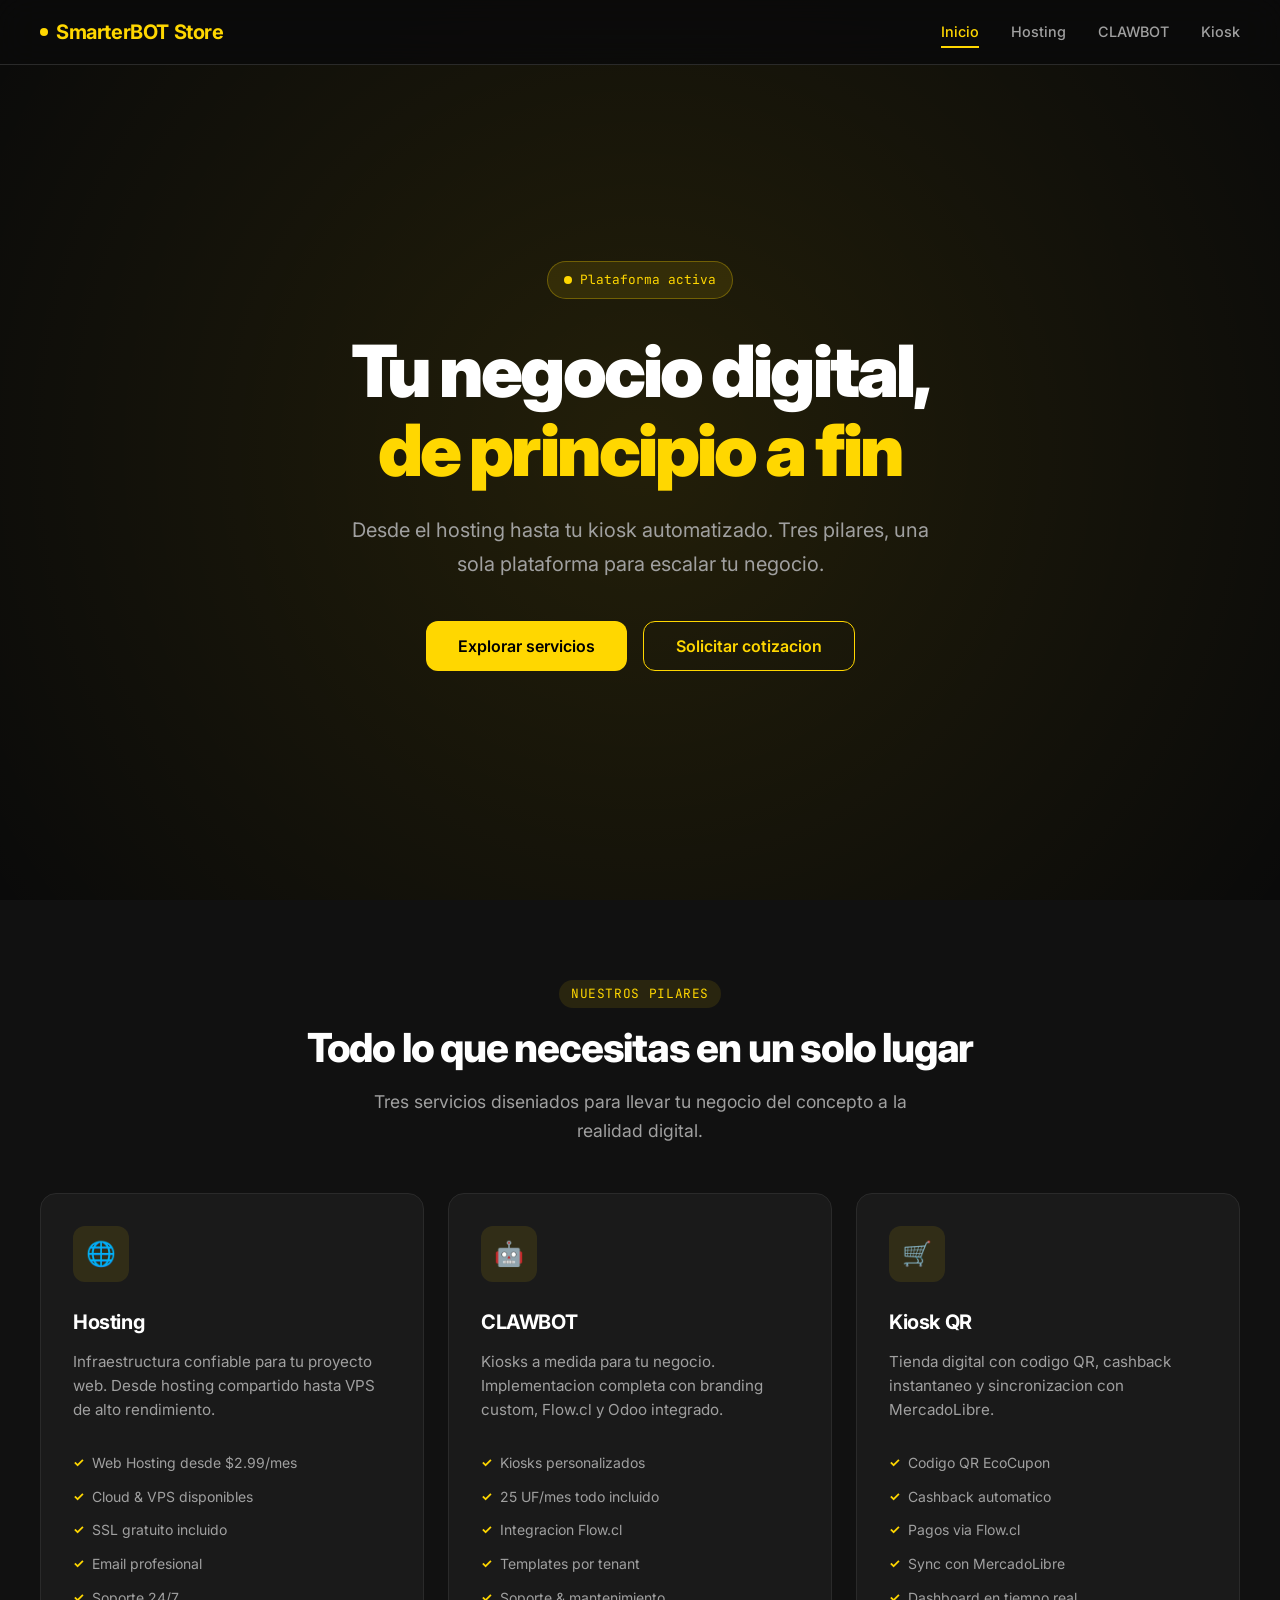
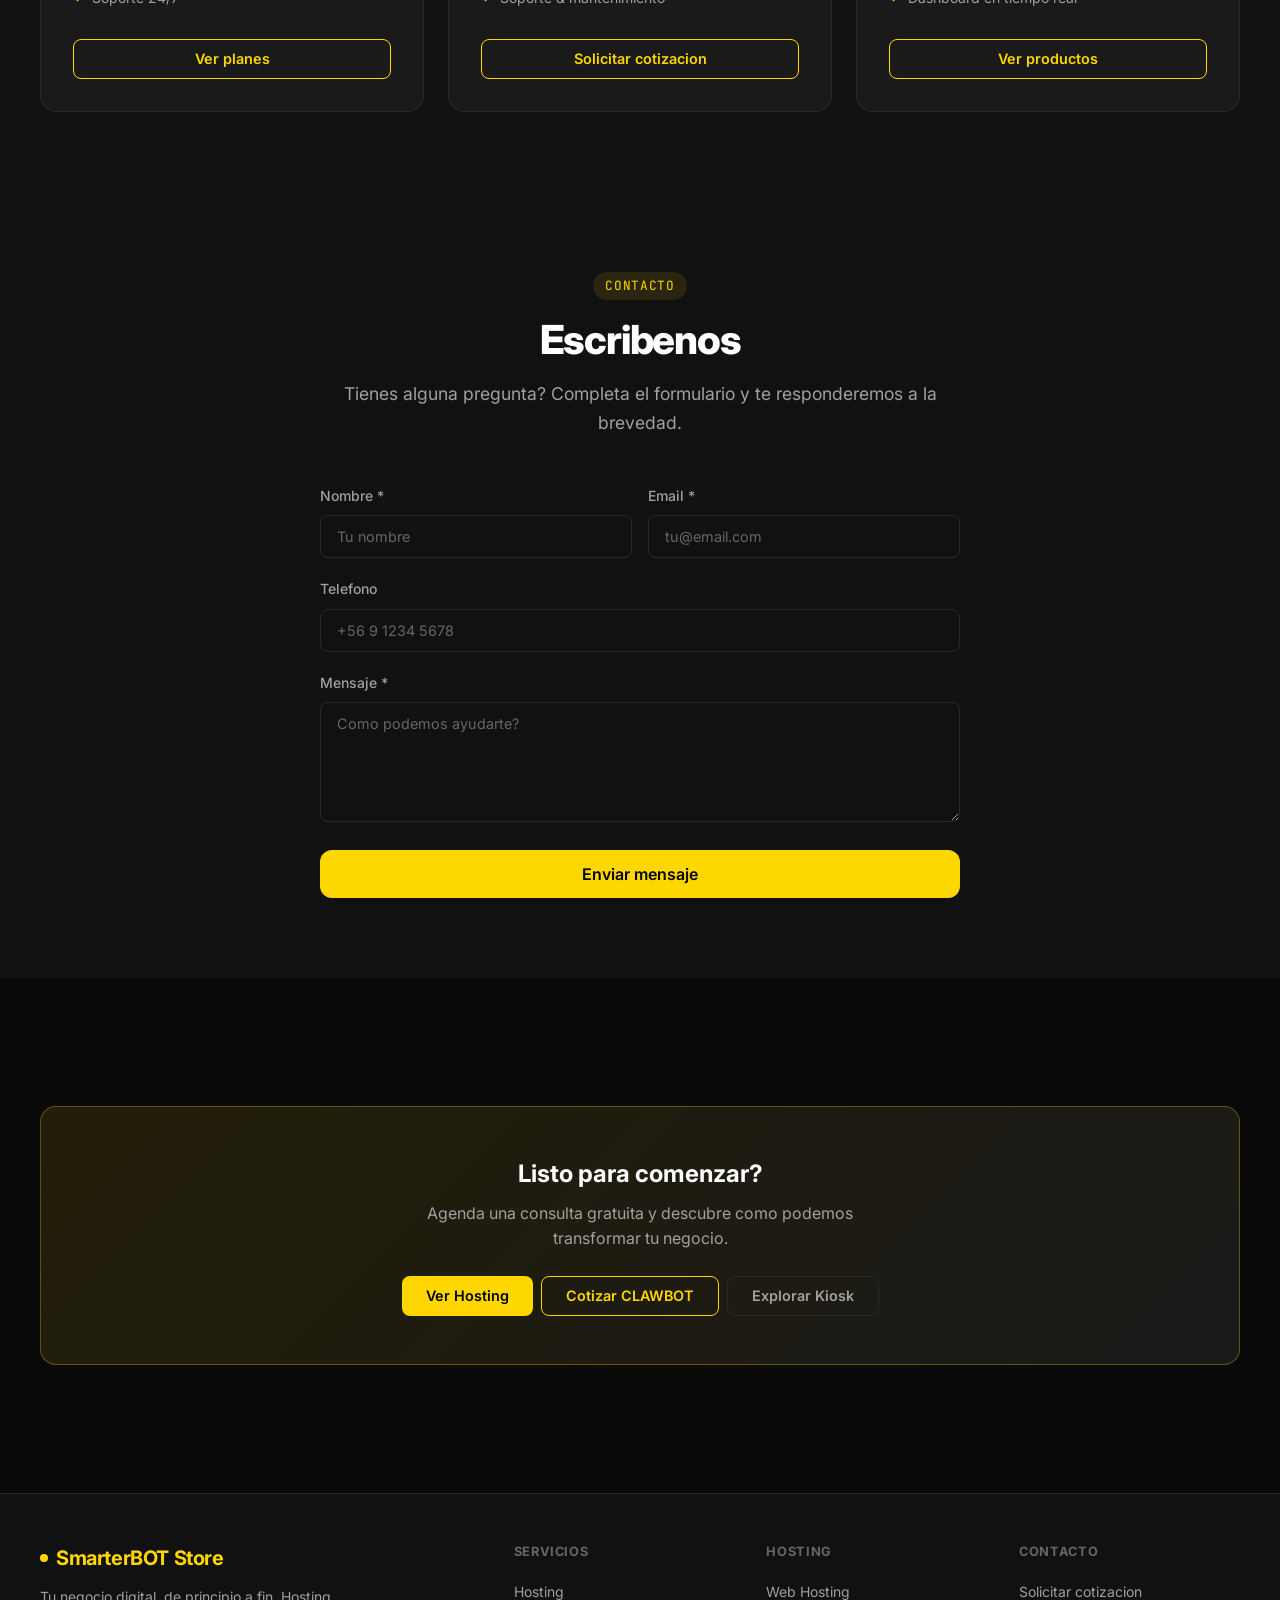
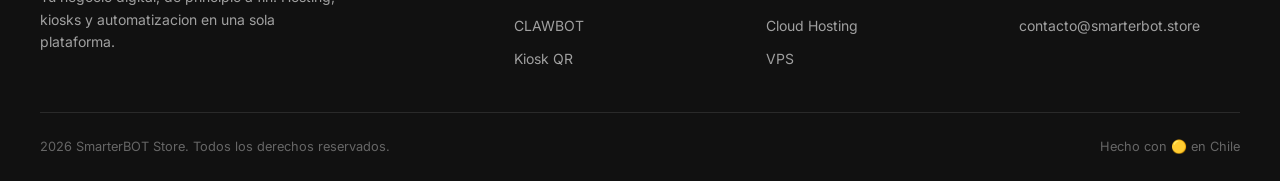
<file: landing-store/index.html>
<!DOCTYPE html>
<html lang="es">
<head>
  <meta charset="UTF-8">
  <meta name="viewport" content="width=device-width, initial-scale=1.0">
  <title>SmarterBOT Store - Tu negocio digital, de principio a fin</title>
  <meta name="description" content="Hosting, CLAWBOT Kiosks y Kiosk QR. Todo lo que necesitas para tu negocio digital en un solo lugar.">
  <meta name="theme-color" content="#FFD700">
  <link rel="icon" type="image/svg+xml" href="data:image/svg+xml,<svg xmlns='http://www.w3.org/2000/svg' viewBox='0 0 100 100'><circle cx='50' cy='50' r='45' fill='%23FFD700'/><circle cx='50' cy='50' r='25' fill='%23000'/></svg>">
  <link rel="apple-touch-icon" href="favicon.svg">
  <meta property="og:type" content="website">
  <meta property="og:title" content="SmarterBOT Store - Tu negocio digital, de principio a fin">
  <meta property="og:description" content="Hosting, CLAWBOT Kiosks y Kiosk QR. Todo lo que necesitas para tu negocio digital en un solo lugar.">
  <meta property="og:url" content="https://store.ecocupon.cl/">
  <meta property="og:site_name" content="SmarterBOT Store">
  <meta property="og:locale" content="es_CL">
  <meta name="twitter:card" content="summary_large_image">
  <meta name="twitter:title" content="SmarterBOT Store - Tu negocio digital, de principio a fin">
  <meta name="twitter:description" content="Hosting, CLAWBOT Kiosks y Kiosk QR. Todo lo que necesitas para tu negocio digital.">
  <link rel="canonical" href="https://store.ecocupon.cl/">
  <link rel="preconnect" href="https://fonts.googleapis.com">
  <link rel="preconnect" href="https://fonts.gstatic.com" crossorigin>
  <link href="https://fonts.googleapis.com/css2?family=Inter:wght@400;500;600;700;800;900&family=JetBrains+Mono:wght@400;500;700&display=swap" rel="stylesheet">
  <link rel="stylesheet" href="css/style.css">
</head>
<body>

  <!-- NAVBAR -->
  <nav class="navbar">
    <div class="navbar-inner">
      <a href="index.html" class="navbar-brand">
        <span class="brand-dot"></span> SmarterBOT Store
      </a>
      <ul class="navbar-links">
        <li><a href="index.html" class="active">Inicio</a></li>
        <li><a href="hosting.html">Hosting</a></li>
        <li><a href="clawbot.html">CLAWBOT</a></li>
        <li><a href="kiosk.html">Kiosk</a></li>
      </ul>
      <button class="menu-toggle" aria-label="Menu">
        <span></span><span></span><span></span>
      </button>
    </div>
  </nav>

  <!-- MOBILE MENU -->
  <div class="mobile-menu">
    <a href="index.html">Inicio</a>
    <a href="hosting.html">Hosting</a>
    <a href="clawbot.html">CLAWBOT</a>
    <a href="kiosk.html">Kiosk</a>
  </div>

  <!-- HERO -->
  <section class="hero">
    <div class="hero-content">
      <div class="hero-badge">
        <span class="pulse"></span>
        Plataforma activa
      </div>
      <h1 class="hero-title">
        Tu negocio digital,<br><span class="accent">de principio a fin</span>
      </h1>
      <p class="hero-subtitle">
        Desde el hosting hasta tu kiosk automatizado. Tres pilares, una sola plataforma para escalar tu negocio.
      </p>
      <div class="hero-actions">
        <a href="#pilares" class="btn btn-primary btn-lg">Explorar servicios</a>
        <a href="clawbot.html" class="btn btn-outline btn-lg">Solicitar cotizacion</a>
      </div>
    </div>
  </section>

  <!-- PILLARS -->
  <section class="section section-alt" id="pilares">
    <div class="container">
      <div class="section-header">
        <span class="section-label">Nuestros Pilares</span>
        <h2 class="section-title">Todo lo que necesitas en un solo lugar</h2>
        <p class="section-subtitle">Tres servicios diseniados para llevar tu negocio del concepto a la realidad digital.</p>
      </div>

      <div class="pillars-grid">
        <!-- Hosting -->
        <div class="pillar-card">
          <div class="pillar-icon">🌐</div>
          <h3>Hosting</h3>
          <p>Infraestructura confiable para tu proyecto web. Desde hosting compartido hasta VPS de alto rendimiento.</p>
          <ul class="pillar-features">
            <li>Web Hosting desde $2.99/mes</li>
            <li>Cloud & VPS disponibles</li>
            <li>SSL gratuito incluido</li>
            <li>Email profesional</li>
            <li>Soporte 24/7</li>
          </ul>
          <a href="hosting.html" class="btn btn-outline btn-block">Ver planes</a>
        </div>

        <!-- CLAWBOT -->
        <div class="pillar-card">
          <div class="pillar-icon">🤖</div>
          <h3>CLAWBOT</h3>
          <p>Kiosks a medida para tu negocio. Implementacion completa con branding custom, Flow.cl y Odoo integrado.</p>
          <ul class="pillar-features">
            <li>Kiosks personalizados</li>
            <li>25 UF/mes todo incluido</li>
            <li>Integracion Flow.cl</li>
            <li>Templates por tenant</li>
            <li>Soporte & mantenimiento</li>
          </ul>
          <a href="clawbot.html" class="btn btn-outline btn-block">Solicitar cotizacion</a>
        </div>

        <!-- Kiosk -->
        <div class="pillar-card">
          <div class="pillar-icon">🛒</div>
          <h3>Kiosk QR</h3>
          <p>Tienda digital con codigo QR, cashback instantaneo y sincronizacion con MercadoLibre.</p>
          <ul class="pillar-features">
            <li>Codigo QR EcoCupon</li>
            <li>Cashback automatico</li>
            <li>Pagos via Flow.cl</li>
            <li>Sync con MercadoLibre</li>
            <li>Dashboard en tiempo real</li>
          </ul>
          <a href="kiosk.html" class="btn btn-outline btn-block">Ver productos</a>
        </div>
      </div>
    </div>
  </section>

  <!-- CONTACT FORM -->
  <section class="section section-alt" id="contacto">
    <div class="container" style="max-width: 640px;">
      <div class="section-header">
        <span class="section-label">Contacto</span>
        <h2 class="section-title">Escribenos</h2>
        <p class="section-subtitle">Tienes alguna pregunta? Completa el formulario y te responderemos a la brevedad.</p>
      </div>

      <form class="lead-form" data-webhook="https://n8n.smarterbot.store/webhook/store-contacto">
        <input type="hidden" name="service" value="general">
        <input type="hidden" name="source" value="store.ecocupon.cl">
        <div class="form-row">
          <div class="form-group">
            <label class="form-label" for="nombre">Nombre *</label>
            <input type="text" id="nombre" name="nombre" class="form-input" placeholder="Tu nombre" required>
          </div>
          <div class="form-group">
            <label class="form-label" for="email">Email *</label>
            <input type="email" id="email" name="email" class="form-input" placeholder="tu@email.com" required>
          </div>
        </div>
        <div class="form-group">
          <label class="form-label" for="telefono">Telefono</label>
          <input type="tel" id="telefono" name="telefono" class="form-input" placeholder="+56 9 1234 5678">
        </div>
        <div class="form-group">
          <label class="form-label" for="mensaje">Mensaje *</label>
          <textarea id="mensaje" name="mensaje" class="form-textarea" placeholder="Como podemos ayudarte?" required></textarea>
        </div>
        <button type="submit" class="btn btn-primary btn-lg btn-block">Enviar mensaje</button>
      </form>
    </div>
  </section>

  <!-- CTA SECTION -->
  <section class="section">
    <div class="container">
      <div class="pricing-highlight">
        <h3>Listo para comenzar?</h3>
        <p>Agenda una consulta gratuita y descubre como podemos transformar tu negocio.</p>
        <div class="flex justify-center gap-1 flex-wrap">
          <a href="hosting.html" class="btn btn-primary">Ver Hosting</a>
          <a href="clawbot.html" class="btn btn-outline">Cotizar CLAWBOT</a>
          <a href="kiosk.html" class="btn btn-ghost">Explorar Kiosk</a>
        </div>
      </div>
    </div>
  </section>

  <!-- FOOTER -->
  <footer class="footer">
    <div class="footer-inner">
      <div class="footer-brand">
        <a href="index.html" class="navbar-brand">
          <span class="brand-dot"></span> SmarterBOT Store
        </a>
        <p>Tu negocio digital, de principio a fin. Hosting, kiosks y automatizacion en una sola plataforma.</p>
      </div>
      <div class="footer-col">
        <h4>Servicios</h4>
        <ul>
          <li><a href="hosting.html">Hosting</a></li>
          <li><a href="clawbot.html">CLAWBOT</a></li>
          <li><a href="kiosk.html">Kiosk QR</a></li>
        </ul>
      </div>
      <div class="footer-col">
        <h4>Hosting</h4>
        <ul>
          <li><a href="https://www.hostinger.com/es?REFERRALCODE=SMARTER" target="_blank" rel="noopener">Web Hosting</a></li>
          <li><a href="https://www.hostinger.com/es?REFERRALCODE=SMARTER" target="_blank" rel="noopener">Cloud Hosting</a></li>
          <li><a href="https://www.hostinger.com/es?REFERRALCODE=SMARTER" target="_blank" rel="noopener">VPS</a></li>
        </ul>
      </div>
      <div class="footer-col">
        <h4>Contacto</h4>
        <ul>
          <li><a href="clawbot.html#cotizacion">Solicitar cotizacion</a></li>
          <li><a href="mailto:contacto@smarterbot.store">contacto@smarterbot.store</a></li>
        </ul>
      </div>
    </div>
    <div class="footer-bottom">
      <span>2026 SmarterBOT Store. Todos los derechos reservados.</span>
      <span>Hecho con 🟡 en Chile</span>
    </div>
  </footer>

  <script src="js/main.js"></script>
</body>
</html>
</file>
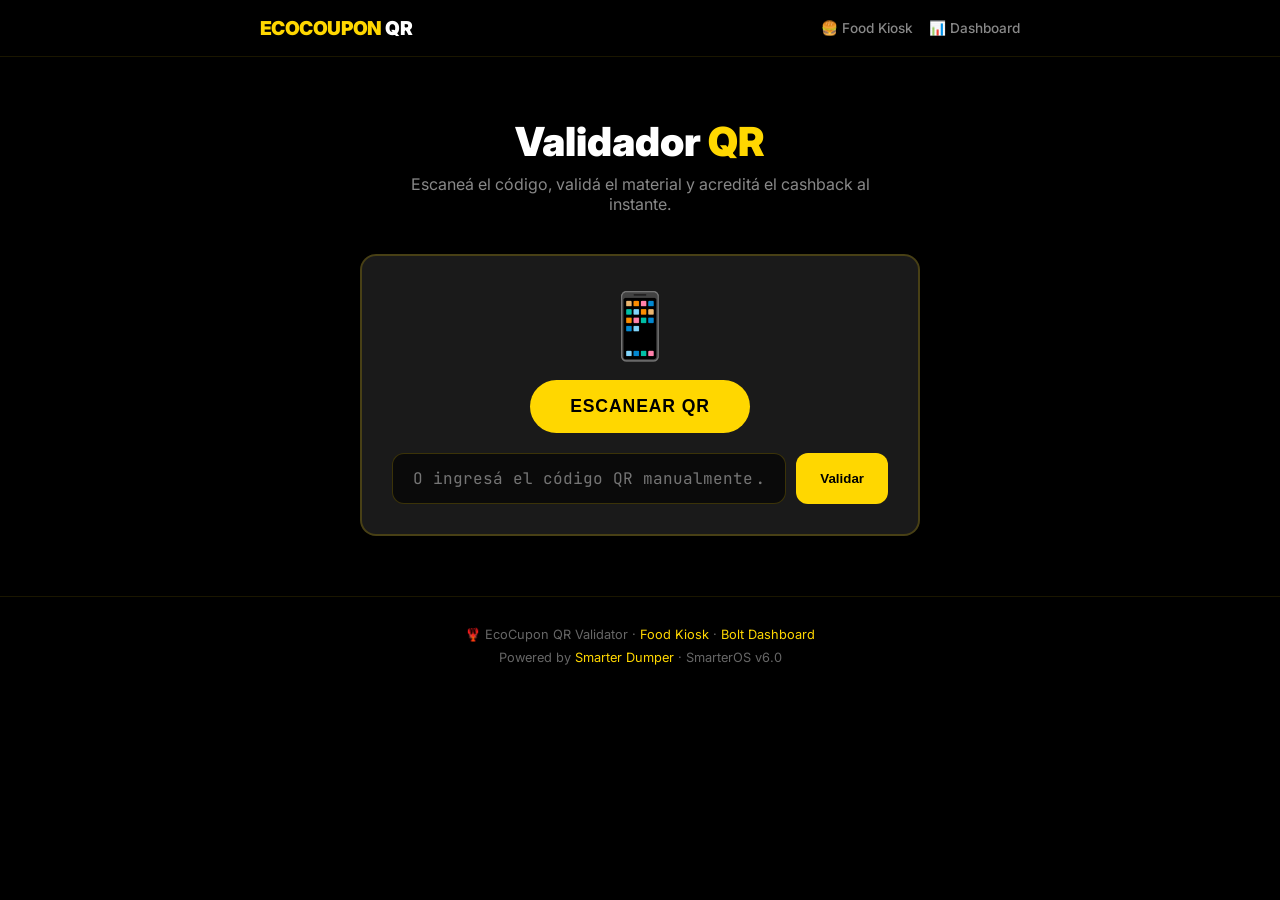
<file: qr-validator/index.html>
<!DOCTYPE html>
<html lang="es">
<head>
    <meta charset="UTF-8">
    <meta name="viewport" content="width=device-width, initial-scale=1.0">
    <title>EcoCupon QR Validator — Escaneá. Validá. Cobrá.</title>
    <meta name="description" content="Validador QR EcoCupon. Escaneá el código, validá el material y acreditá el cashback al instante.">
    <link rel="preconnect" href="https://fonts.googleapis.com">
    <link href="https://fonts.googleapis.com/css2?family=Inter:wght@400;500;600;700;800;900&family=JetBrains+Mono:wght@400;700&display=swap" rel="stylesheet">
    <style>
        * { margin: 0; padding: 0; box-sizing: border-box; }
        :root {
            --yellow: #FFD700;
            --black: #000000;
            --dark: #0a0a0a;
            --gray: #1a1a1a;
            --green: #4CAF50;
            --red: #ff4444;
        }
        body { font-family: 'Inter', -apple-system, sans-serif; background: var(--black); color: #fff; min-height: 100vh; }
        .mono { font-family: 'JetBrains Mono', monospace; }

        /* ── NAV ─────────────────────────────────────── */
        nav { background: rgba(0,0,0,0.95); backdrop-filter: blur(20px); padding: 16px 0; border-bottom: 1px solid rgba(255,215,0,0.1); position: sticky; top: 0; z-index: 100; }
        nav .container { max-width: 800px; margin: 0 auto; padding: 0 20px; display: flex; justify-content: space-between; align-items: center; }
        .logo { font-size: 1.2rem; font-weight: 900; color: var(--yellow); text-decoration: none; letter-spacing: -0.03em; }
        .logo span { color: #fff; }
        .nav-links { display: flex; gap: 16px; }
        .nav-links a { color: #888; text-decoration: none; font-size: 0.85rem; font-weight: 500; }
        .nav-links a:hover { color: var(--yellow); }

        /* ── HERO ────────────────────────────────────── */
        .hero { text-align: center; padding: 60px 20px 40px; }
        .hero h1 { font-size: clamp(1.8rem, 5vw, 2.5rem); font-weight: 900; margin-bottom: 8px; }
        .hero h1 .accent { color: var(--yellow); }
        .hero p { color: #888; font-size: 1rem; max-width: 500px; margin: 0 auto; }

        /* ── SCANNER ─────────────────────────────────── */
        .scanner { max-width: 600px; margin: 0 auto; padding: 0 20px 40px; }
        .scan-box { background: var(--gray); border: 2px solid rgba(255,215,0,0.2); border-radius: 16px; padding: 30px; text-align: center; margin-bottom: 20px; }
        .scan-box.active { border-color: var(--yellow); box-shadow: 0 0 30px rgba(255,215,0,0.1); }
        .scan-icon { font-size: 4rem; margin-bottom: 16px; }
        .scan-btn { background: var(--yellow); color: #000; border: none; padding: 16px 40px; border-radius: 50px; font-size: 1.1rem; font-weight: 700; cursor: pointer; transition: all 0.3s; text-transform: uppercase; letter-spacing: 0.05em; }
        .scan-btn:hover { background: #FFC107; transform: scale(1.05); }
        .scan-btn:active { transform: scale(0.95); }
        .manual-input { display: flex; gap: 10px; margin-top: 20px; }
        .manual-input input { flex: 1; background: #0a0a0a; border: 1px solid rgba(255,215,0,0.2); color: #fff; padding: 14px 20px; border-radius: 12px; font-size: 1rem; font-family: 'JetBrains Mono', monospace; }
        .manual-input input:focus { outline: none; border-color: var(--yellow); }
        .manual-input button { background: var(--yellow); color: #000; border: none; padding: 14px 24px; border-radius: 12px; font-weight: 700; cursor: pointer; }

        /* ── RESULT ──────────────────────────────────── */
        .result { max-width: 600px; margin: 0 auto; padding: 0 20px 40px; display: none; }
        .result.show { display: block; }
        .result-card { background: var(--gray); border-radius: 16px; padding: 30px; border: 1px solid rgba(255,215,0,0.1); }
        .result-card.success { border-color: var(--green); }
        .result-card.error { border-color: var(--red); }
        .result-header { text-align: center; margin-bottom: 24px; }
        .result-icon { font-size: 3rem; margin-bottom: 8px; }
        .result-status { font-size: 1.2rem; font-weight: 700; }
        .result-details { display: grid; gap: 12px; }
        .result-row { display: flex; justify-content: space-between; padding: 12px 16px; background: #0a0a0a; border-radius: 8px; }
        .result-row .label { color: #888; font-size: 0.85rem; }
        .result-row .value { color: #fff; font-weight: 600; font-family: 'JetBrains Mono', monospace; }
        .result-row .value.green { color: var(--green); }
        .result-row .value.yellow { color: var(--yellow); }
        .result-actions { display: flex; gap: 10px; margin-top: 20px; }
        .result-actions button { flex: 1; padding: 14px; border-radius: 12px; font-weight: 700; cursor: pointer; font-size: 0.9rem; text-transform: uppercase; }
        .btn-accept { background: var(--green); color: #fff; border: none; }
        .btn-reject { background: transparent; color: var(--red); border: 1px solid var(--red); }

        /* ── HISTORY ─────────────────────────────────── */
        .history { max-width: 600px; margin: 0 auto; padding: 0 20px 60px; }
        .history h3 { font-size: 1rem; color: #888; margin-bottom: 12px; text-transform: uppercase; letter-spacing: 0.1em; }
        .history-list { display: grid; gap: 8px; }
        .history-item { background: var(--gray); border-radius: 10px; padding: 16px; display: flex; justify-content: space-between; align-items: center; border: 1px solid rgba(255,255,255,0.05); }
        .history-item .info { flex: 1; }
        .history-item .material { font-weight: 600; color: #fff; }
        .history-item .time { font-size: 0.8rem; color: #666; font-family: 'JetBrains Mono', monospace; }
        .history-item .amount { color: var(--yellow); font-weight: 700; font-family: 'JetBrains Mono', monospace; }

        /* ── FOOTER ──────────────────────────────────── */
        footer { text-align: center; padding: 30px 20px; border-top: 1px solid rgba(255,215,0,0.1); color: #666; font-size: 0.8rem; }
        footer a { color: var(--yellow); text-decoration: none; }

        /* ── ANIMATIONS ──────────────────────────────── */
        @keyframes scan {
            0%, 100% { transform: scaleY(1); opacity: 0.5; }
            50% { transform: scaleY(1.2); opacity: 1; }
        }
        .scanning .scan-icon { animation: scan 1s ease-in-out infinite; }

        /* ── RESPONSIVE ──────────────────────────────── */
        @media (max-width: 480px) {
            .hero h1 { font-size: 1.5rem; }
            .scan-box { padding: 20px; }
            .manual-input { flex-direction: column; }
            .result-actions { flex-direction: column; }
        }
    </style>
</head>
<body>

<!-- ── NAV ──────────────────────────────────────────── -->
<nav>
    <div class="container">
        <a href="/" class="logo">ECOCOUPON <span>QR</span></a>
        <div class="nav-links">
            <a href="https://food.ecocupon.cl/">🍔 Food Kiosk</a>
            <a href="https://bolt.smarterbot.store/">📊 Dashboard</a>
        </div>
    </div>
</nav>

<!-- ── HERO ─────────────────────────────────────────── -->
<section class="hero">
    <h1>Validador <span class="accent">QR</span></h1>
    <p>Escaneá el código, validá el material y acreditá el cashback al instante.</p>
</section>

<!-- ── SCANNER ──────────────────────────────────────── -->
<section class="scanner">
    <div class="scan-box" id="scanBox">
        <div class="scan-icon">📱</div>
        <button class="scan-btn" id="scanBtn" onclick="startScan()">Escanear QR</button>
        <div class="manual-input">
            <input type="text" id="qrInput" placeholder="O ingresá el código QR manualmente..." maxlength="32">
            <button onclick="validateManual()">Validar</button>
        </div>
    </div>
</section>

<!-- ── RESULT ───────────────────────────────────────── -->
<section class="result" id="resultSection">
    <div class="result-card" id="resultCard">
        <div class="result-header">
            <div class="result-icon" id="resultIcon">✅</div>
            <div class="result-status" id="resultStatus">QR Válido</div>
        </div>
        <div class="result-details" id="resultDetails">
            <!-- Dynamic content -->
        </div>
        <div class="result-actions" id="resultActions">
            <button class="btn-accept" onclick="acceptValidation()">✅ Aceptar</button>
            <button class="btn-reject" onclick="rejectValidation()">❌ Rechazar</button>
        </div>
    </div>
</section>

<!-- ── HISTORY ──────────────────────────────────────── -->
<section class="history" id="historySection" style="display:none;">
    <h3>Últimas Validaciones</h3>
    <div class="history-list" id="historyList">
        <!-- Dynamic content -->
    </div>
</section>

<!-- ── FOOTER ───────────────────────────────────────── -->
<footer>
    <p>🦞 EcoCupon QR Validator · <a href="https://food.ecocupon.cl/">Food Kiosk</a> · <a href="https://bolt.smarterbot.store/">Bolt Dashboard</a></p>
    <p style="margin-top:8px;">Powered by <a href="https://ecocupon.cl">Smarter Dumper</a> · SmarterOS v6.0</p>
</footer>

<script>
    const API_BASE = '/api';
    const BOLT_API = 'https://bolt.smarterbot.store';
    let scanHistory = [];
    let currentValidation = null;

    // ── Scan QR using device camera ──────────────────
    async function startScan() {
        const scanBox = document.getElementById('scanBox');
        const scanBtn = document.getElementById('scanBtn');
        
        // Try using native QR scanner if available
        if ('BarcodeDetector' in window) {
            try {
                const stream = await navigator.mediaDevices.getUserMedia({ video: { facingMode: 'environment' } });
                const video = document.createElement('video');
                video.srcObject = stream;
                video.play();
                
                const detector = new BarcodeDetector({ formats: ['qr_code'] });
                scanBox.classList.add('scanning');
                scanBtn.textContent = 'Apuntá al QR...';
                
                const scanFrame = async () => {
                    const barcodes = await detector.detect(video);
                    if (barcodes.length > 0) {
                        const code = barcodes[0].rawValue;
                        stream.getTracks().forEach(t => t.stop());
                        scanBox.classList.remove('scanning');
                        validateQR(code);
                        return;
                    }
                    requestAnimationFrame(scanFrame);
                };
                scanFrame();
            } catch(e) {
                // Fallback to manual input
                document.getElementById('qrInput').focus();
            }
        } else {
            // No native QR support - focus manual input
            document.getElementById('qrInput').focus();
        }
    }

    // ── Manual validation ────────────────────────────
    function validateManual() {
        const code = document.getElementById('qrInput').value.trim();
        if (!code) return;
        validateQR(code);
    }

    // ── Validate QR code ─────────────────────────────
    async function validateQR(code) {
        const scanBox = document.getElementById('scanBox');
        scanBox.classList.add('active');
        
        try {
            // Try BOLT API first, fallback to local
            let response;
            try {
                response = await fetch(`${BOLT_API}/api/qr/validate`, {
                    method: 'POST',
                    headers: { 'Content-Type': 'application/json' },
                    body: JSON.stringify({ qr_code: code, channel: 'qr_validator' })
                });
            } catch(e) {
                // Fallback to local ecocupon API
                response = await fetch(`${API_BASE}/validate`, {
                    method: 'POST',
                    headers: { 'Content-Type': 'application/json' },
                    body: JSON.stringify({ qr_code: code })
                });
            }
            
            const data = await response.json();
            
            if (data.valid || data.status === 'ok') {
                showResult('success', data);
            } else {
                showResult('error', data);
            }
        } catch(e) {
            showResult('error', { error: 'Error de conexión', message: 'No se pudo validar el QR. Intentá de nuevo.' });
        }
        
        scanBox.classList.remove('active');
    }

    // ── Show result ──────────────────────────────────
    function showResult(type, data) {
        const section = document.getElementById('resultSection');
        const card = document.getElementById('resultCard');
        const icon = document.getElementById('resultIcon');
        const status = document.getElementById('resultStatus');
        const details = document.getElementById('resultDetails');
        const actions = document.getElementById('resultActions');
        
        section.classList.add('show');
        card.className = 'result-card ' + type;
        
        if (type === 'success') {
            icon.textContent = '✅';
            status.textContent = 'QR Válido — ' + (data.material || 'Material detectado');
            status.style.color = '#4CAF50';
            details.innerHTML = `
                <div class="result-row"><span class="label">Material</span><span class="value">${data.material || 'N/A'}</span></div>
                <div class="result-row"><span class="label">Peso</span><span class="value">${data.weight ? data.weight + ' kg' : 'N/A'}</span></div>
                <div class="result-row"><span class="label">Cashback</span><span class="value yellow">$${(data.cashback || 0).toLocaleString()} CLP</span></div>
                <div class="result-row"><span class="label">Tenant</span><span class="value">${data.tenant || 'ecocupon_cl'}</span></div>
                <div class="result-row"><span class="label">QR Code</span><span class="value mono">${data.qr_code || data.token || 'N/A'}</span></div>
            `;
            currentValidation = data;
        } else {
            icon.textContent = '❌';
            status.textContent = data.error || 'QR Inválido';
            status.style.color = '#ff4444';
            details.innerHTML = `
                <div class="result-row"><span class="label">Error</span><span class="value" style="color:#ff4444">${data.message || data.error || 'Código no reconocido'}</span></div>
                <div class="result-row"><span class="label">QR Code</span><span class="value mono">${currentValidation?.qr_code || 'N/A'}</span></div>
            `;
            currentValidation = null;
        }
        
        // Scroll to result
        section.scrollIntoView({ behavior: 'smooth' });
    }

    // ── Accept validation ────────────────────────────
    async function acceptValidation() {
        if (!currentValidation) return;
        
        try {
            await fetch(`${BOLT_API}/api/qr/confirm`, {
                method: 'POST',
                headers: { 'Content-Type': 'application/json' },
                body: JSON.stringify({ 
                    qr_code: currentValidation.qr_code || currentValidation.token,
                    action: 'accept',
                    confirmed_at: new Date().toISOString()
                })
            });
            
            // Add to history
            addToHistory(currentValidation, 'accepted');
            
            // Reset UI
            document.getElementById('resultSection').classList.remove('show');
            document.getElementById('qrInput').value = '';
            currentValidation = null;
            
            // Play success sound
            if (navigator.vibrate) navigator.vibrate([100, 50, 100]);
            
        } catch(e) {
            alert('Error al confirmar. Intentá de nuevo.');
        }
    }

    // ── Reject validation ────────────────────────────
    async function rejectValidation() {
        if (!currentValidation) return;
        
        try {
            await fetch(`${BOLT_API}/api/qr/confirm`, {
                method: 'POST',
                headers: { 'Content-Type': 'application/json' },
                body: JSON.stringify({ 
                    qr_code: currentValidation.qr_code || currentValidation.token,
                    action: 'reject',
                    rejected_at: new Date().toISOString()
                })
            });
            
            addToHistory(currentValidation, 'rejected');
            document.getElementById('resultSection').classList.remove('show');
            document.getElementById('qrInput').value = '';
            currentValidation = null;
        } catch(e) {
            alert('Error al rechazar. Intentá de nuevo.');
        }
    }

    // ── Add to history ───────────────────────────────
    function addToHistory(data, action) {
        scanHistory.unshift({
            material: data.material || 'N/A',
            cashback: data.cashback || 0,
            time: new Date().toLocaleTimeString('es-CL'),
            action: action
        });
        
        // Keep last 10
        scanHistory = scanHistory.slice(0, 10);
        renderHistory();
    }

    // ── Render history ───────────────────────────────
    function renderHistory() {
        const section = document.getElementById('historySection');
        const list = document.getElementById('historyList');
        
        if (scanHistory.length === 0) {
            section.style.display = 'none';
            return;
        }
        
        section.style.display = 'block';
        list.innerHTML = scanHistory.map(h => `
            <div class="history-item">
                <div class="info">
                    <div class="material">${h.material}</div>
                    <div class="time">${h.time} · ${h.action === 'accepted' ? '✅' : '❌'}</div>
                </div>
                <div class="amount">$${h.cashback.toLocaleString()}</div>
            </div>
        `).join('');
    }

    // ── Enter key support ────────────────────────────
    document.getElementById('qrInput').addEventListener('keypress', (e) => {
        if (e.key === 'Enter') validateManual();
    });
</script>

</body>
</html>
</file>
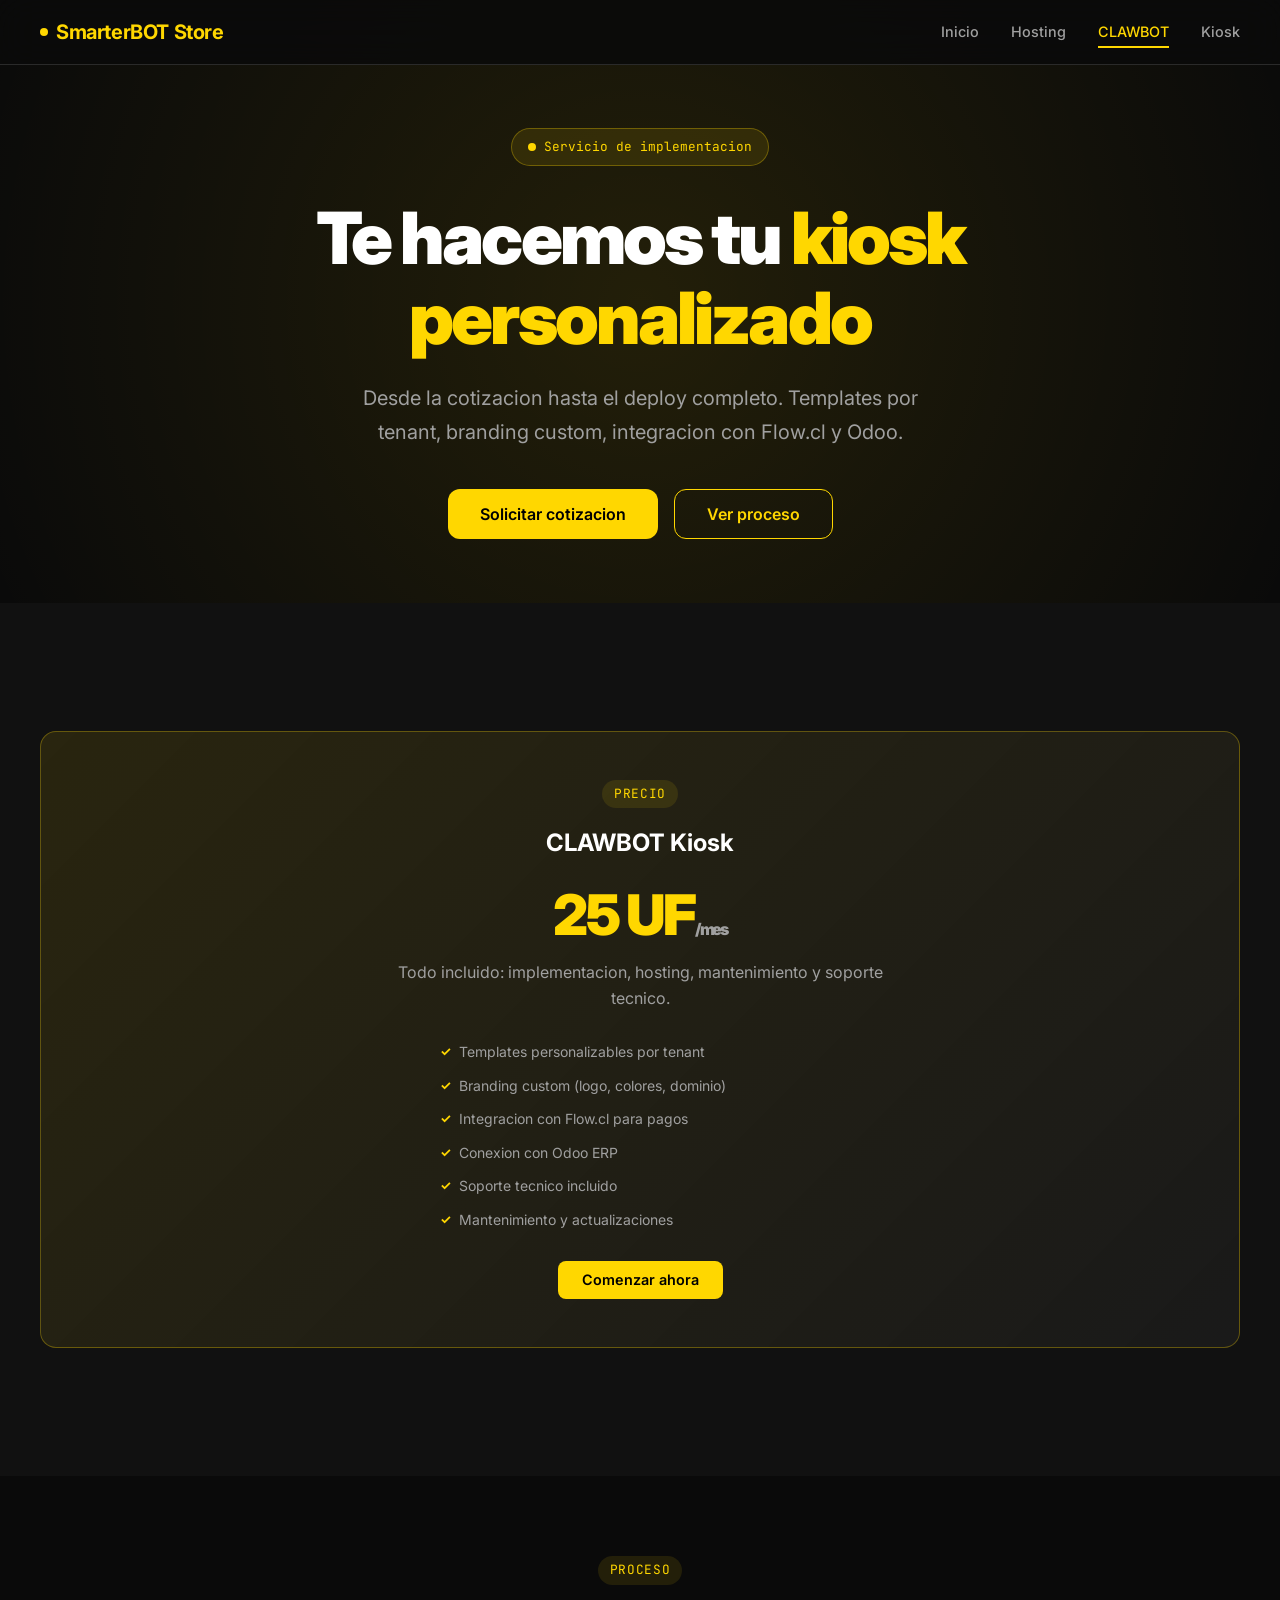
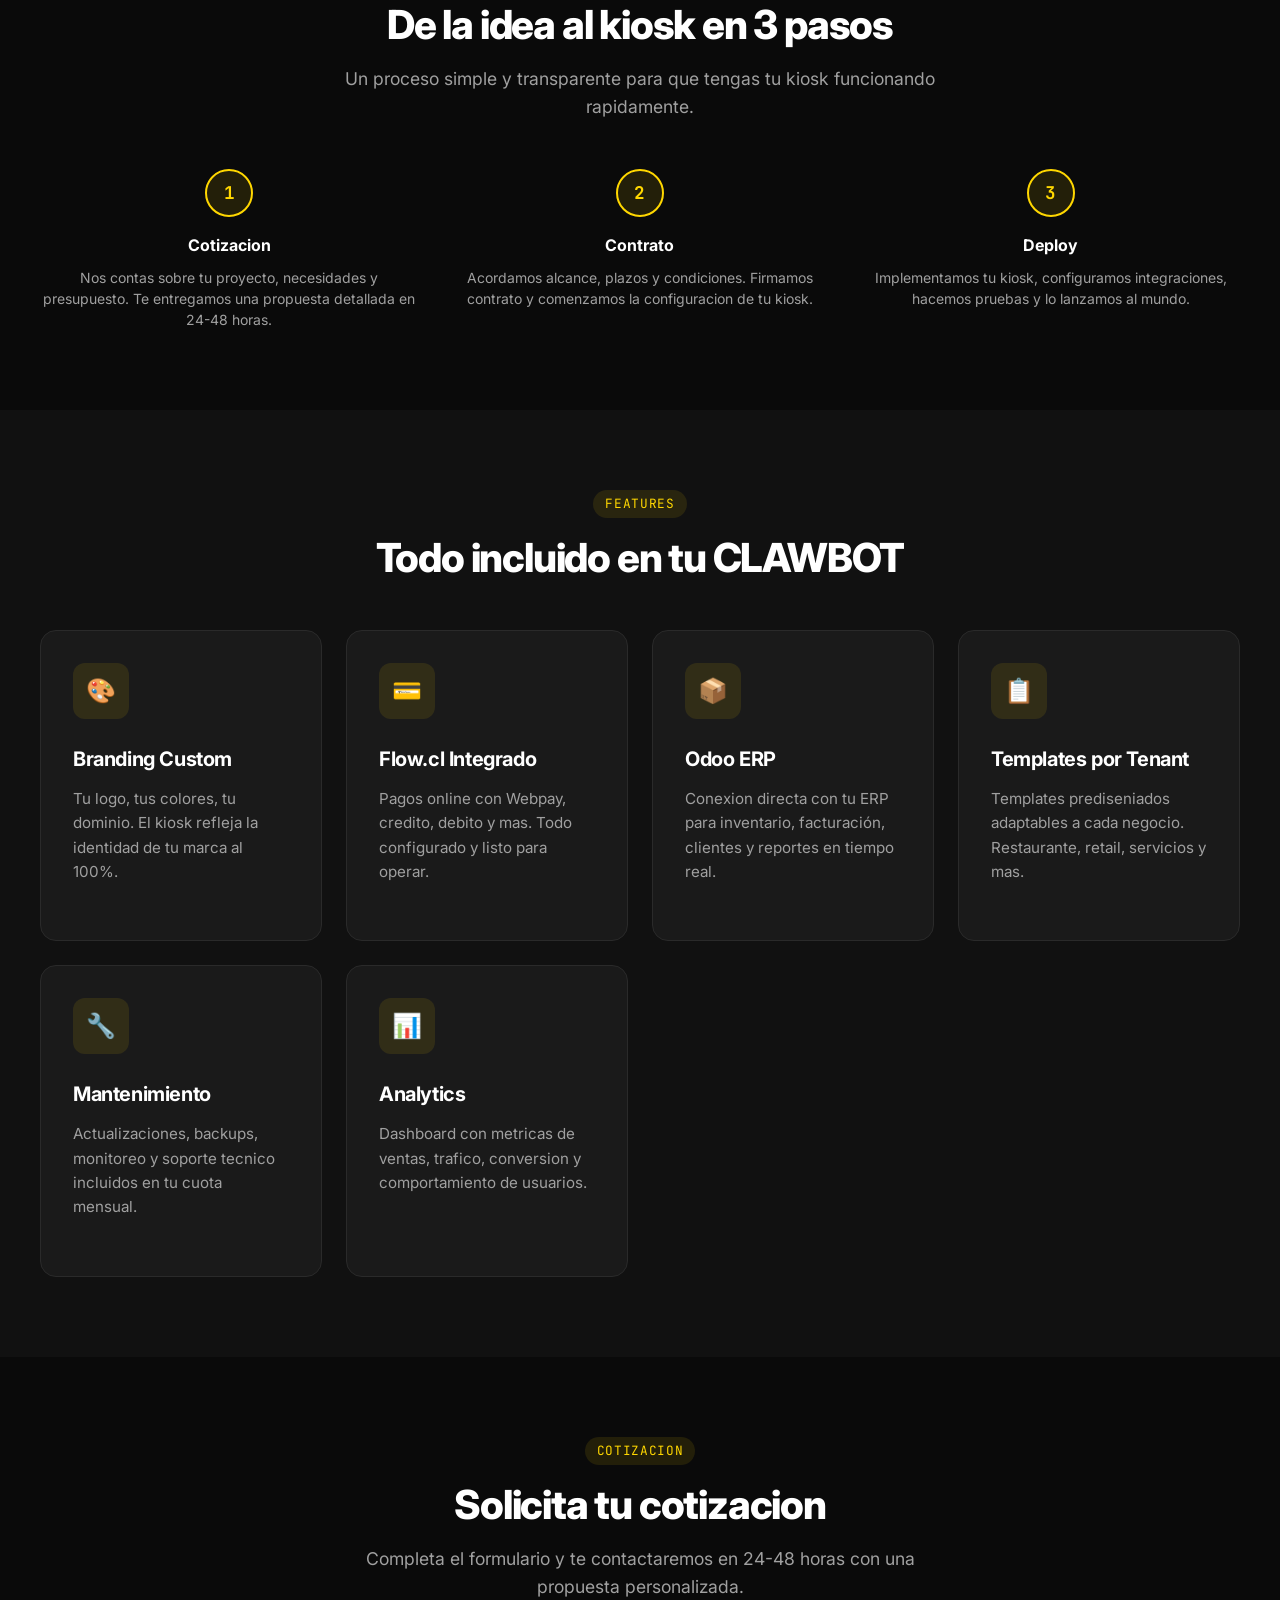
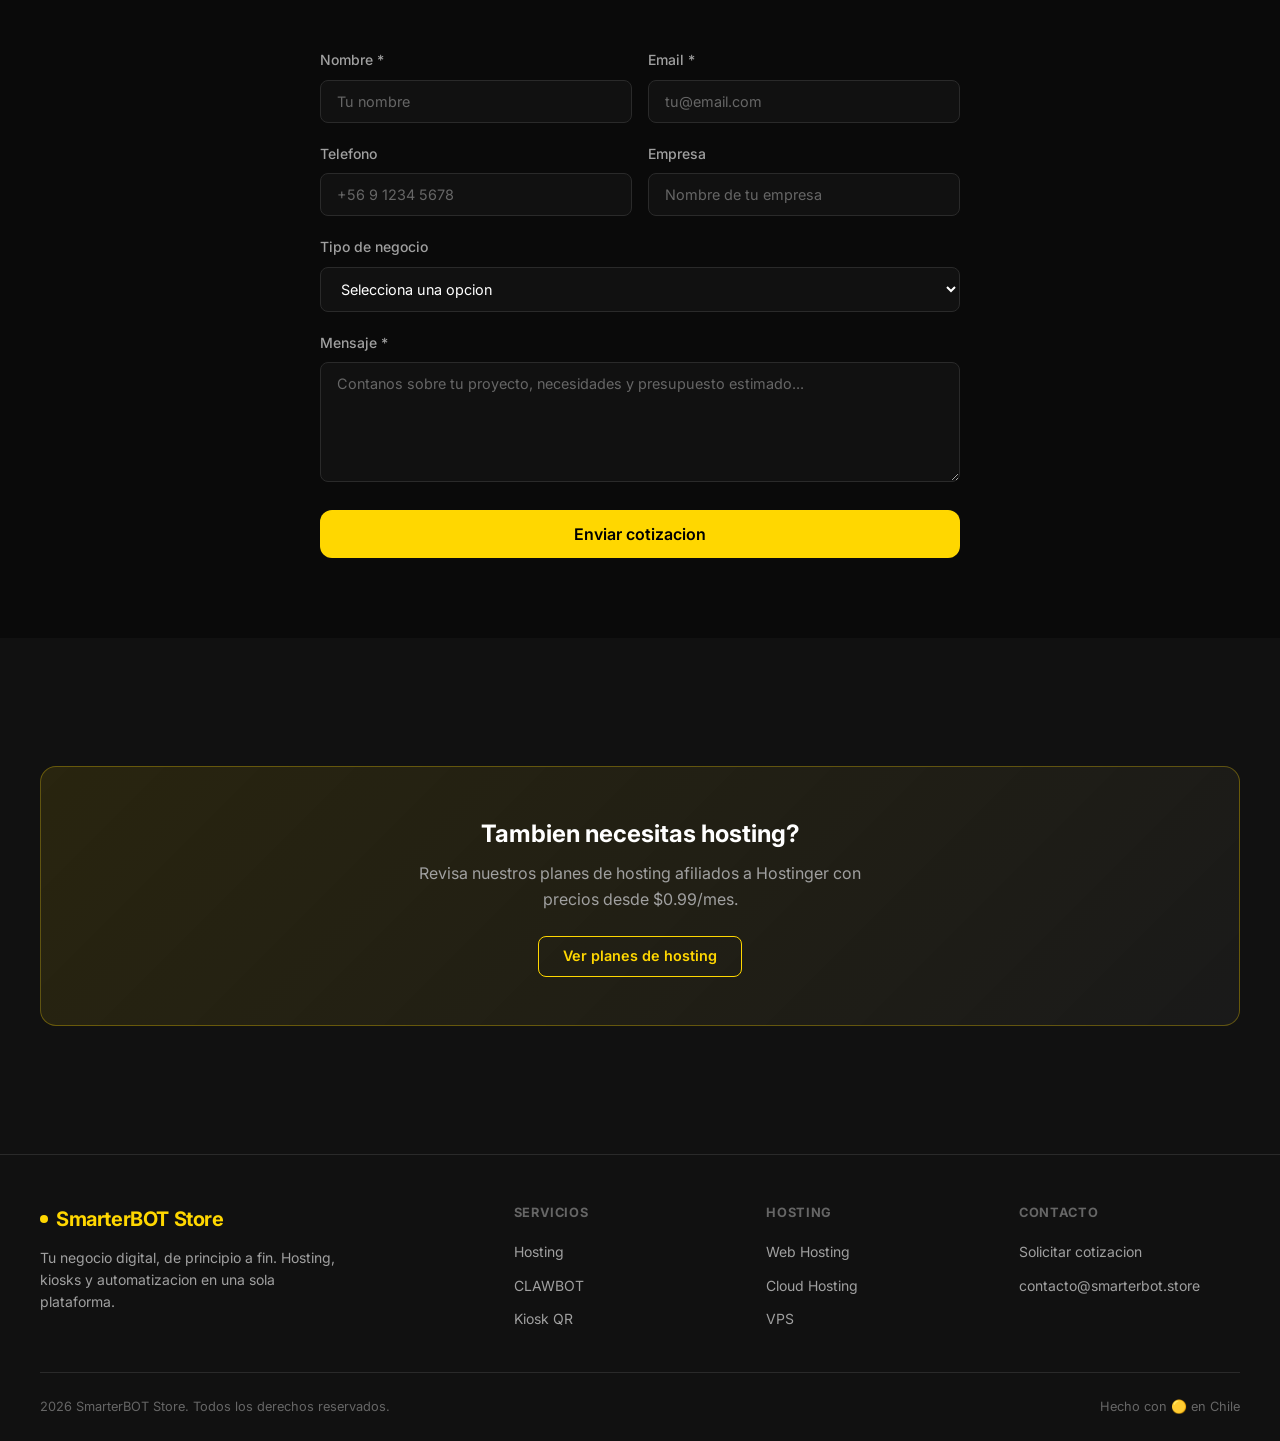
<file: landing-store/clawbot.html>
<!DOCTYPE html>
<html lang="es">
<head>
  <meta charset="UTF-8">
  <meta name="viewport" content="width=device-width, initial-scale=1.0">
  <title>CLAWBOT - Kiosks a Medida | SmarterBOT Store</title>
  <meta name="description" content="Te hacemos tu kiosk personalizado. Desde cotizacion hasta deploy. 25 UF/mes todo incluido.">
  <meta name="theme-color" content="#FFD700">
  <link rel="icon" type="image/svg+xml" href="data:image/svg+xml,<svg xmlns='http://www.w3.org/2000/svg' viewBox='0 0 100 100'><circle cx='50' cy='50' r='45' fill='%23FFD700'/><circle cx='50' cy='50' r='25' fill='%23000'/></svg>">
  <link rel="apple-touch-icon" href="favicon.svg">
  <meta property="og:type" content="website">
  <meta property="og:title" content="CLAWBOT - Kiosks a Medida | SmarterBOT Store">
  <meta property="og:description" content="Te hacemos tu kiosk personalizado. Desde cotizacion hasta deploy. 25 UF/mes todo incluido.">
  <meta property="og:url" content="https://store.ecocupon.cl/clawbot.html">
  <meta property="og:site_name" content="SmarterBOT Store">
  <meta property="og:locale" content="es_CL">
  <meta name="twitter:card" content="summary_large_image">
  <meta name="twitter:title" content="CLAWBOT - Kiosks a Medida | SmarterBOT Store">
  <meta name="twitter:description" content="Kiosks personalizados con Flow.cl, Odoo y branding custom. 25 UF/mes.">
  <link rel="canonical" href="https://store.ecocupon.cl/clawbot.html">
  <link rel="preconnect" href="https://fonts.googleapis.com">
  <link rel="preconnect" href="https://fonts.gstatic.com" crossorigin>
  <link href="https://fonts.googleapis.com/css2?family=Inter:wght@400;500;600;700;800;900&family=JetBrains+Mono:wght@400;500;700&display=swap" rel="stylesheet">
  <link rel="stylesheet" href="css/style.css">
</head>
<body>

  <!-- NAVBAR -->
  <nav class="navbar">
    <div class="navbar-inner">
      <a href="index.html" class="navbar-brand">
        <span class="brand-dot"></span> SmarterBOT Store
      </a>
      <ul class="navbar-links">
        <li><a href="index.html">Inicio</a></li>
        <li><a href="hosting.html">Hosting</a></li>
        <li><a href="clawbot.html" class="active">CLAWBOT</a></li>
        <li><a href="kiosk.html">Kiosk</a></li>
      </ul>
      <button class="menu-toggle" aria-label="Menu">
        <span></span><span></span><span></span>
      </button>
    </div>
  </nav>

  <!-- MOBILE MENU -->
  <div class="mobile-menu">
    <a href="index.html">Inicio</a>
    <a href="hosting.html">Hosting</a>
    <a href="clawbot.html">CLAWBOT</a>
    <a href="kiosk.html">Kiosk</a>
  </div>

  <!-- HERO -->
  <section class="hero" style="min-height: auto; padding: 8rem 1.5rem 4rem;">
    <div class="hero-content">
      <div class="hero-badge">
        <span class="pulse"></span>
        Servicio de implementacion
      </div>
      <h1 class="hero-title">
        Te hacemos tu <span class="accent">kiosk personalizado</span>
      </h1>
      <p class="hero-subtitle">
        Desde la cotizacion hasta el deploy completo. Templates por tenant, branding custom, integracion con Flow.cl y Odoo.
      </p>
      <div class="hero-actions">
        <a href="#cotizacion" class="btn btn-primary btn-lg">Solicitar cotizacion</a>
        <a href="#proceso" class="btn btn-outline btn-lg">Ver proceso</a>
      </div>
    </div>
  </section>

  <!-- PRICING -->
  <section class="section section-alt">
    <div class="container">
      <div class="pricing-highlight">
        <span class="section-label">Precio</span>
        <h3>CLAWBOT Kiosk</h3>
        <div class="price-tag">25 UF<span class="price-period">/mes</span></div>
        <p>Todo incluido: implementacion, hosting, mantenimiento y soporte tecnico.</p>
        <ul class="pillar-features" style="max-width: 400px; margin: 0 auto 1.5rem; text-align: left;">
          <li>Templates personalizables por tenant</li>
          <li>Branding custom (logo, colores, dominio)</li>
          <li>Integracion con Flow.cl para pagos</li>
          <li>Conexion con Odoo ERP</li>
          <li>Soporte tecnico incluido</li>
          <li>Mantenimiento y actualizaciones</li>
        </ul>
        <a href="#cotizacion" class="btn btn-primary">Comenzar ahora</a>
      </div>
    </div>
  </section>

  <!-- PROCESS -->
  <section class="section" id="proceso">
    <div class="container">
      <div class="section-header">
        <span class="section-label">Proceso</span>
        <h2 class="section-title">De la idea al kiosk en 3 pasos</h2>
        <p class="section-subtitle">Un proceso simple y transparente para que tengas tu kiosk funcionando rapidamente.</p>
      </div>

      <div class="process-steps">
        <div class="step">
          <div class="step-number">1</div>
          <h4>Cotizacion</h4>
          <p>Nos contas sobre tu proyecto, necesidades y presupuesto. Te entregamos una propuesta detallada en 24-48 horas.</p>
        </div>
        <div class="step">
          <div class="step-number">2</div>
          <h4>Contrato</h4>
          <p>Acordamos alcance, plazos y condiciones. Firmamos contrato y comenzamos la configuracion de tu kiosk.</p>
        </div>
        <div class="step">
          <div class="step-number">3</div>
          <h4>Deploy</h4>
          <p>Implementamos tu kiosk, configuramos integraciones, hacemos pruebas y lo lanzamos al mundo.</p>
        </div>
      </div>
    </div>
  </section>

  <!-- FEATURES -->
  <section class="section section-alt">
    <div class="container">
      <div class="section-header">
        <span class="section-label">Features</span>
        <h2 class="section-title">Todo incluido en tu CLAWBOT</h2>
      </div>

      <div class="pillars-grid">
        <div class="pillar-card">
          <div class="pillar-icon">🎨</div>
          <h3>Branding Custom</h3>
          <p>Tu logo, tus colores, tu dominio. El kiosk refleja la identidad de tu marca al 100%.</p>
        </div>
        <div class="pillar-card">
          <div class="pillar-icon">💳</div>
          <h3>Flow.cl Integrado</h3>
          <p>Pagos online con Webpay, credito, debito y mas. Todo configurado y listo para operar.</p>
        </div>
        <div class="pillar-card">
          <div class="pillar-icon">📦</div>
          <h3>Odoo ERP</h3>
          <p>Conexion directa con tu ERP para inventario, facturación, clientes y reportes en tiempo real.</p>
        </div>
        <div class="pillar-card">
          <div class="pillar-icon">📋</div>
          <h3>Templates por Tenant</h3>
          <p>Templates prediseniados adaptables a cada negocio. Restaurante, retail, servicios y mas.</p>
        </div>
        <div class="pillar-card">
          <div class="pillar-icon">🔧</div>
          <h3>Mantenimiento</h3>
          <p>Actualizaciones, backups, monitoreo y soporte tecnico incluidos en tu cuota mensual.</p>
        </div>
        <div class="pillar-card">
          <div class="pillar-icon">📊</div>
          <h3>Analytics</h3>
          <p>Dashboard con metricas de ventas, trafico, conversion y comportamiento de usuarios.</p>
        </div>
      </div>
    </div>
  </section>

  <!-- QUOTE FORM -->
  <section class="section" id="cotizacion">
    <div class="container" style="max-width: 640px;">
      <div class="section-header">
        <span class="section-label">Cotizacion</span>
        <h2 class="section-title">Solicita tu cotizacion</h2>
        <p class="section-subtitle">Completa el formulario y te contactaremos en 24-48 horas con una propuesta personalizada.</p>
      </div>

      <form class="lead-form" id="cotizacion-form" data-webhook="https://n8n.smarterbot.store/webhook/clawbot-cotizacion">
        <input type="hidden" name="service" value="clawbot">
        <input type="hidden" name="source" value="store.ecocupon.cl">
        <div class="form-row">
          <div class="form-group">
            <label class="form-label" for="nombre">Nombre *</label>
            <input type="text" id="nombre" name="nombre" class="form-input" placeholder="Tu nombre" required>
          </div>
          <div class="form-group">
            <label class="form-label" for="email">Email *</label>
            <input type="email" id="email" name="email" class="form-input" placeholder="tu@email.com" required>
          </div>
        </div>
        <div class="form-row">
          <div class="form-group">
            <label class="form-label" for="telefono">Telefono</label>
            <input type="tel" id="telefono" name="telefono" class="form-input" placeholder="+56 9 1234 5678">
          </div>
          <div class="form-group">
            <label class="form-label" for="empresa">Empresa</label>
            <input type="text" id="empresa" name="empresa" class="form-input" placeholder="Nombre de tu empresa">
          </div>
        </div>
        <div class="form-group">
          <label class="form-label" for="tipo">Tipo de negocio</label>
          <select id="tipo" name="tipo_negocio" class="form-select">
            <option value="">Selecciona una opcion</option>
            <option value="restaurante">Restaurante / Food service</option>
            <option value="retail">Retail / Tienda</option>
            <option value="servicios">Servicios</option>
            <option value="ecommerce">E-commerce</option>
            <option value="otro">Otro</option>
          </select>
        </div>
        <div class="form-group">
          <label class="form-label" for="mensaje">Mensaje *</label>
          <textarea id="mensaje" name="mensaje" class="form-textarea" placeholder="Contanos sobre tu proyecto, necesidades y presupuesto estimado..." required></textarea>
        </div>
        <button type="submit" class="btn btn-primary btn-lg btn-block">Enviar cotizacion</button>
      </form>
    </div>
  </section>

  <!-- CTA -->
  <section class="section section-alt">
    <div class="container">
      <div class="pricing-highlight">
        <h3>Tambien necesitas hosting?</h3>
        <p>Revisa nuestros planes de hosting afiliados a Hostinger con precios desde $0.99/mes.</p>
        <a href="hosting.html" class="btn btn-outline">Ver planes de hosting</a>
      </div>
    </div>
  </section>

  <!-- FOOTER -->
  <footer class="footer">
    <div class="footer-inner">
      <div class="footer-brand">
        <a href="index.html" class="navbar-brand">
          <span class="brand-dot"></span> SmarterBOT Store
        </a>
        <p>Tu negocio digital, de principio a fin. Hosting, kiosks y automatizacion en una sola plataforma.</p>
      </div>
      <div class="footer-col">
        <h4>Servicios</h4>
        <ul>
          <li><a href="hosting.html">Hosting</a></li>
          <li><a href="clawbot.html">CLAWBOT</a></li>
          <li><a href="kiosk.html">Kiosk QR</a></li>
        </ul>
      </div>
      <div class="footer-col">
        <h4>Hosting</h4>
        <ul>
          <li><a href="https://www.hostinger.com/es?REFERRALCODE=SMARTER" target="_blank" rel="noopener">Web Hosting</a></li>
          <li><a href="https://www.hostinger.com/es?REFERRALCODE=SMARTER" target="_blank" rel="noopener">Cloud Hosting</a></li>
          <li><a href="https://www.hostinger.com/es?REFERRALCODE=SMARTER" target="_blank" rel="noopener">VPS</a></li>
        </ul>
      </div>
      <div class="footer-col">
        <h4>Contacto</h4>
        <ul>
          <li><a href="#cotizacion">Solicitar cotizacion</a></li>
          <li><a href="mailto:contacto@smarterbot.store">contacto@smarterbot.store</a></li>
        </ul>
      </div>
    </div>
    <div class="footer-bottom">
      <span>2026 SmarterBOT Store. Todos los derechos reservados.</span>
      <span>Hecho con 🟡 en Chile</span>
    </div>
  </footer>

  <script src="js/main.js"></script>
</body>
</html>
</file>
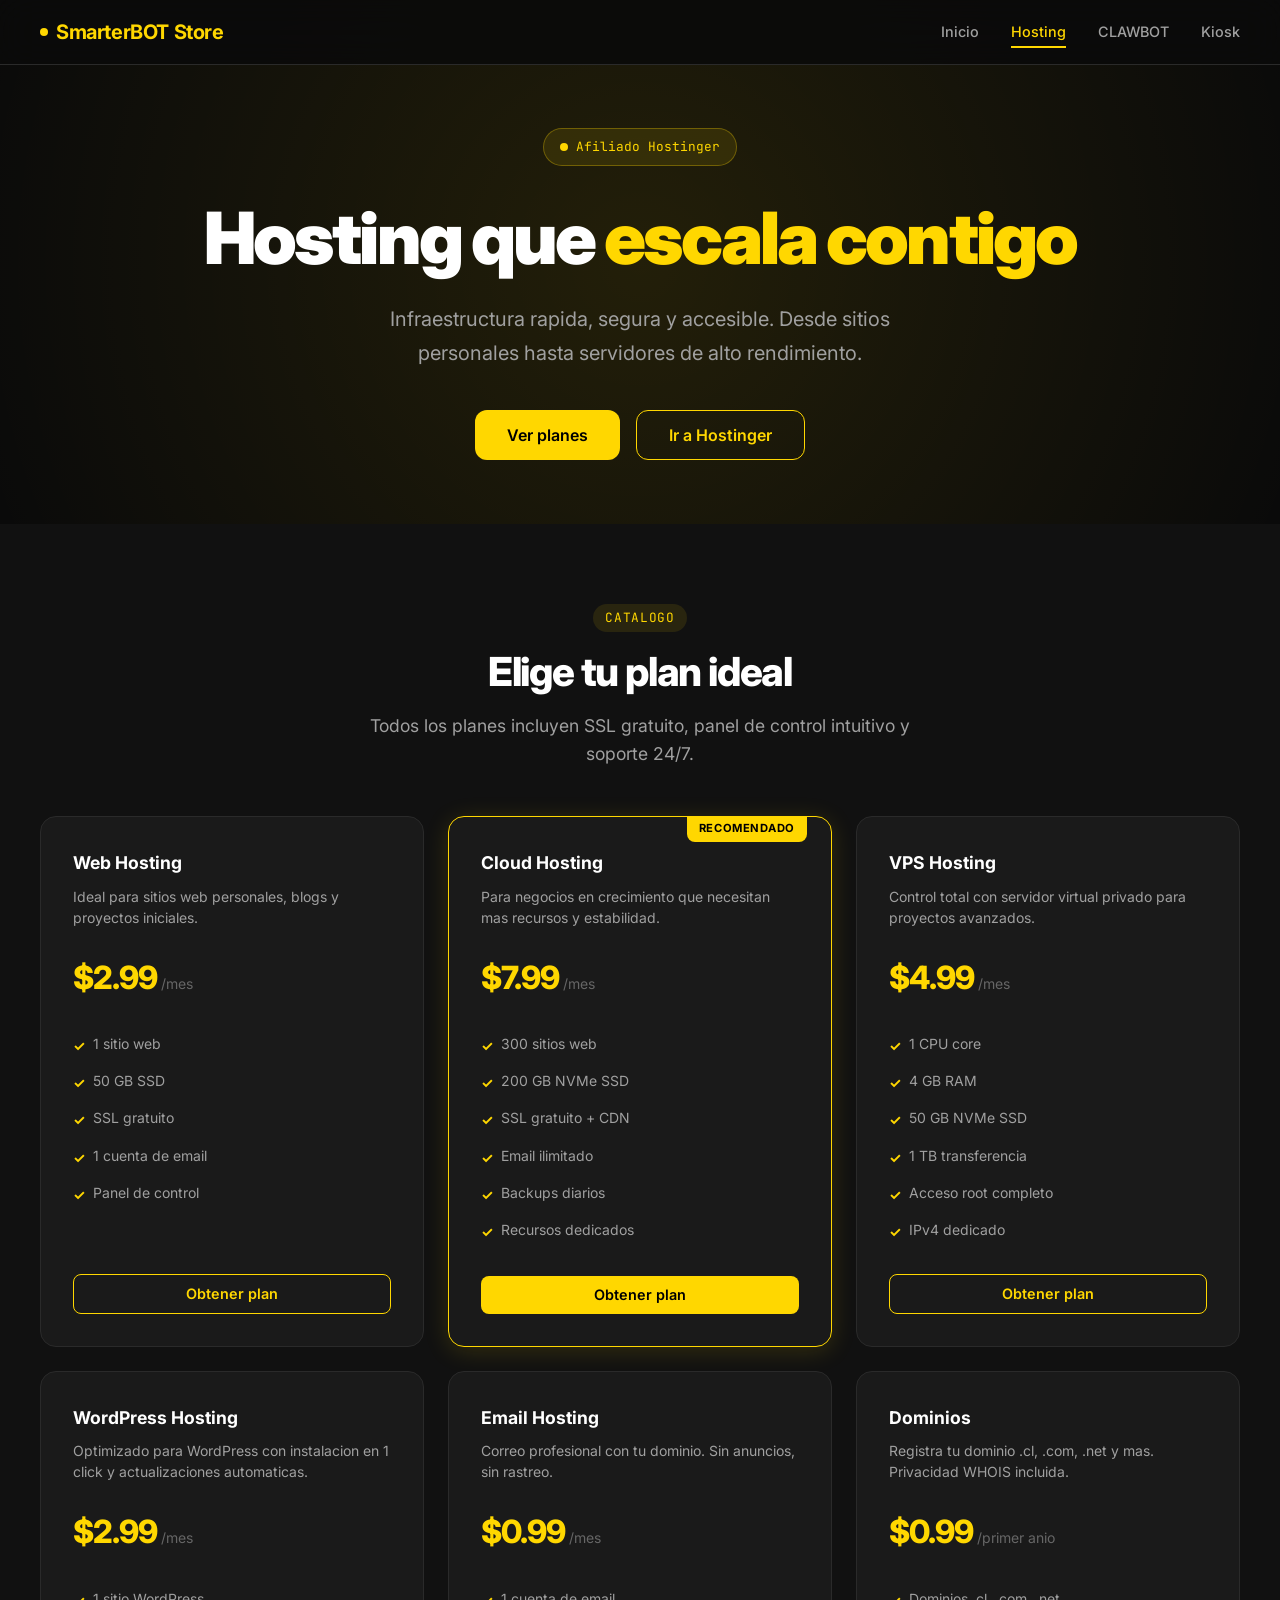
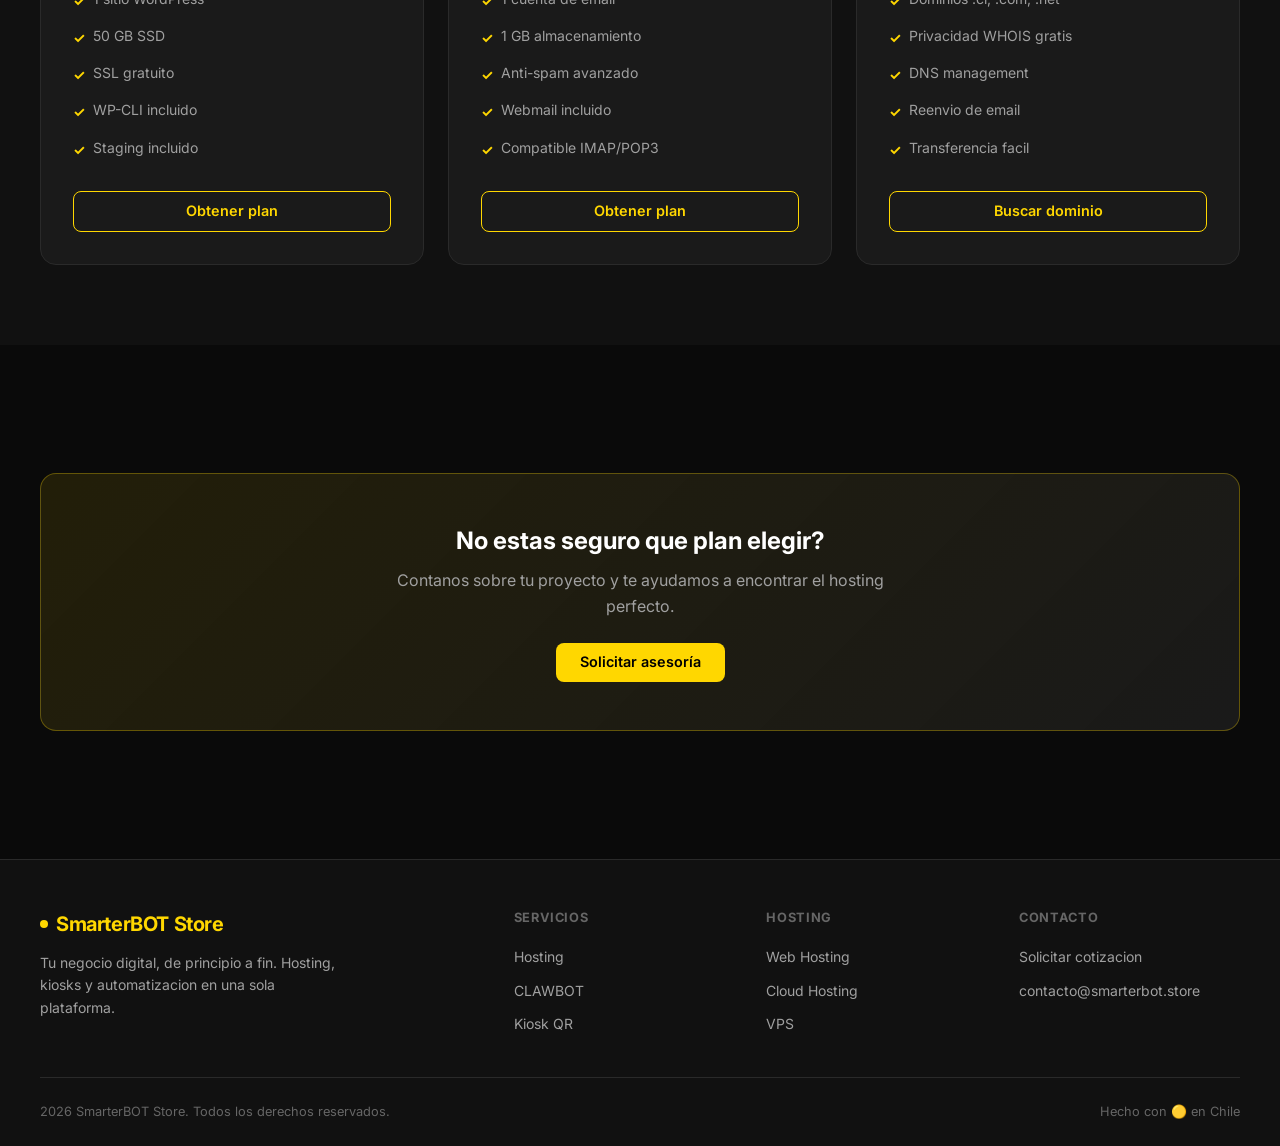
<file: landing-store/hosting.html>
<!DOCTYPE html>
<html lang="es">
<head>
  <meta charset="UTF-8">
  <meta name="viewport" content="width=device-width, initial-scale=1.0">
  <title>Hosting - SmarterBOT Store | Planes de Hosting & VPS</title>
  <meta name="description" content="Planes de hosting con Hostinger. Web Hosting, Cloud, VPS, WordPress, Email y Dominios. Desde $0.99/mes.">
  <meta name="theme-color" content="#FFD700">
  <link rel="icon" type="image/svg+xml" href="data:image/svg+xml,<svg xmlns='http://www.w3.org/2000/svg' viewBox='0 0 100 100'><circle cx='50' cy='50' r='45' fill='%23FFD700'/><circle cx='50' cy='50' r='25' fill='%23000'/></svg>">
  <link rel="apple-touch-icon" href="favicon.svg">
  <meta property="og:type" content="website">
  <meta property="og:title" content="Hosting - SmarterBOT Store | Planes de Hosting & VPS">
  <meta property="og:description" content="Planes de hosting con Hostinger. Web Hosting, Cloud, VPS, WordPress, Email y Dominios. Desde $0.99/mes.">
  <meta property="og:url" content="https://store.ecocupon.cl/hosting.html">
  <meta property="og:site_name" content="SmarterBOT Store">
  <meta property="og:locale" content="es_CL">
  <meta name="twitter:card" content="summary_large_image">
  <meta name="twitter:title" content="Hosting - SmarterBOT Store">
  <meta name="twitter:description" content="Planes de hosting con Hostinger. Desde $0.99/mes.">
  <link rel="canonical" href="https://store.ecocupon.cl/hosting.html">
  <link rel="preconnect" href="https://fonts.googleapis.com">
  <link rel="preconnect" href="https://fonts.gstatic.com" crossorigin>
  <link href="https://fonts.googleapis.com/css2?family=Inter:wght@400;500;600;700;800;900&family=JetBrains+Mono:wght@400;500;700&display=swap" rel="stylesheet">
  <link rel="stylesheet" href="css/style.css">
</head>
<body>

  <!-- NAVBAR -->
  <nav class="navbar">
    <div class="navbar-inner">
      <a href="index.html" class="navbar-brand">
        <span class="brand-dot"></span> SmarterBOT Store
      </a>
      <ul class="navbar-links">
        <li><a href="index.html">Inicio</a></li>
        <li><a href="hosting.html" class="active">Hosting</a></li>
        <li><a href="clawbot.html">CLAWBOT</a></li>
        <li><a href="kiosk.html">Kiosk</a></li>
      </ul>
      <button class="menu-toggle" aria-label="Menu">
        <span></span><span></span><span></span>
      </button>
    </div>
  </nav>

  <!-- MOBILE MENU -->
  <div class="mobile-menu">
    <a href="index.html">Inicio</a>
    <a href="hosting.html">Hosting</a>
    <a href="clawbot.html">CLAWBOT</a>
    <a href="kiosk.html">Kiosk</a>
  </div>

  <!-- HERO -->
  <section class="hero" style="min-height: auto; padding: 8rem 1.5rem 4rem;">
    <div class="hero-content">
      <div class="hero-badge">
        <span class="pulse"></span>
        Afiliado Hostinger
      </div>
      <h1 class="hero-title">
        Hosting que <span class="accent">escala contigo</span>
      </h1>
      <p class="hero-subtitle">
        Infraestructura rapida, segura y accesible. Desde sitios personales hasta servidores de alto rendimiento.
      </p>
      <div class="hero-actions">
        <a href="#planes" class="btn btn-primary btn-lg">Ver planes</a>
        <a href="https://www.hostinger.com/es?REFERRALCODE=SMARTER" target="_blank" rel="noopener" class="btn btn-outline btn-lg" data-affiliate>Ir a Hostinger</a>
      </div>
    </div>
  </section>

  <!-- PRODUCTS -->
  <section class="section section-alt" id="planes">
    <div class="container">
      <div class="section-header">
        <span class="section-label">Catalogo</span>
        <h2 class="section-title">Elige tu plan ideal</h2>
        <p class="section-subtitle">Todos los planes incluyen SSL gratuito, panel de control intuitivo y soporte 24/7.</p>
      </div>

      <div class="products-grid">
        <!-- Web Hosting -->
        <div class="product-card">
          <span class="product-badge">Popular</span>
          <h3 class="product-name">Web Hosting</h3>
          <p class="product-desc">Ideal para sitios web personales, blogs y proyectos iniciales.</p>
          <div class="product-price">
            <span class="amount">$2.99</span>
            <span class="period">/mes</span>
          </div>
          <ul class="product-features">
            <li><span class="check">&#10003;</span> 1 sitio web</li>
            <li><span class="check">&#10003;</span> 50 GB SSD</li>
            <li><span class="check">&#10003;</span> SSL gratuito</li>
            <li><span class="check">&#10003;</span> 1 cuenta de email</li>
            <li><span class="check">&#10003;</span> Panel de control</li>
          </ul>
          <a href="https://www.hostinger.com/es?REFERRALCODE=SMARTER" target="_blank" rel="noopener" class="btn btn-outline btn-block" data-affiliate>Obtener plan</a>
        </div>

        <!-- Cloud Hosting -->
        <div class="product-card featured">
          <span class="product-badge">Recomendado</span>
          <h3 class="product-name">Cloud Hosting</h3>
          <p class="product-desc">Para negocios en crecimiento que necesitan mas recursos y estabilidad.</p>
          <div class="product-price">
            <span class="amount">$7.99</span>
            <span class="period">/mes</span>
          </div>
          <ul class="product-features">
            <li><span class="check">&#10003;</span> 300 sitios web</li>
            <li><span class="check">&#10003;</span> 200 GB NVMe SSD</li>
            <li><span class="check">&#10003;</span> SSL gratuito + CDN</li>
            <li><span class="check">&#10003;</span> Email ilimitado</li>
            <li><span class="check">&#10003;</span> Backups diarios</li>
            <li><span class="check">&#10003;</span> Recursos dedicados</li>
          </ul>
          <a href="https://www.hostinger.com/es?REFERRALCODE=SMARTER" target="_blank" rel="noopener" class="btn btn-primary btn-block" data-affiliate>Obtener plan</a>
        </div>

        <!-- VPS Hosting -->
        <div class="product-card">
          <h3 class="product-name">VPS Hosting</h3>
          <p class="product-desc">Control total con servidor virtual privado para proyectos avanzados.</p>
          <div class="product-price">
            <span class="amount">$4.99</span>
            <span class="period">/mes</span>
          </div>
          <ul class="product-features">
            <li><span class="check">&#10003;</span> 1 CPU core</li>
            <li><span class="check">&#10003;</span> 4 GB RAM</li>
            <li><span class="check">&#10003;</span> 50 GB NVMe SSD</li>
            <li><span class="check">&#10003;</span> 1 TB transferencia</li>
            <li><span class="check">&#10003;</span> Acceso root completo</li>
            <li><span class="check">&#10003;</span> IPv4 dedicado</li>
          </ul>
          <a href="https://www.hostinger.com/es?REFERRALCODE=SMARTER" target="_blank" rel="noopener" class="btn btn-outline btn-block" data-affiliate>Obtener plan</a>
        </div>

        <!-- WordPress Hosting -->
        <div class="product-card">
          <h3 class="product-name">WordPress Hosting</h3>
          <p class="product-desc">Optimizado para WordPress con instalacion en 1 click y actualizaciones automaticas.</p>
          <div class="product-price">
            <span class="amount">$2.99</span>
            <span class="period">/mes</span>
          </div>
          <ul class="product-features">
            <li><span class="check">&#10003;</span> 1 sitio WordPress</li>
            <li><span class="check">&#10003;</span> 50 GB SSD</li>
            <li><span class="check">&#10003;</span> SSL gratuito</li>
            <li><span class="check">&#10003;</span> WP-CLI incluido</li>
            <li><span class="check">&#10003;</span> Staging incluido</li>
          </ul>
          <a href="https://www.hostinger.com/es?REFERRALCODE=SMARTER" target="_blank" rel="noopener" class="btn btn-outline btn-block" data-affiliate>Obtener plan</a>
        </div>

        <!-- Email Hosting -->
        <div class="product-card">
          <h3 class="product-name">Email Hosting</h3>
          <p class="product-desc">Correo profesional con tu dominio. Sin anuncios, sin rastreo.</p>
          <div class="product-price">
            <span class="amount">$0.99</span>
            <span class="period">/mes</span>
          </div>
          <ul class="product-features">
            <li><span class="check">&#10003;</span> 1 cuenta de email</li>
            <li><span class="check">&#10003;</span> 1 GB almacenamiento</li>
            <li><span class="check">&#10003;</span> Anti-spam avanzado</li>
            <li><span class="check">&#10003;</span> Webmail incluido</li>
            <li><span class="check">&#10003;</span> Compatible IMAP/POP3</li>
          </ul>
          <a href="https://www.hostinger.com/es?REFERRALCODE=SMARTER" target="_blank" rel="noopener" class="btn btn-outline btn-block" data-affiliate>Obtener plan</a>
        </div>

        <!-- Dominios -->
        <div class="product-card">
          <h3 class="product-name">Dominios</h3>
          <p class="product-desc">Registra tu dominio .cl, .com, .net y mas. Privacidad WHOIS incluida.</p>
          <div class="product-price">
            <span class="amount">$0.99</span>
            <span class="period">/primer anio</span>
          </div>
          <ul class="product-features">
            <li><span class="check">&#10003;</span> Dominios .cl, .com, .net</li>
            <li><span class="check">&#10003;</span> Privacidad WHOIS gratis</li>
            <li><span class="check">&#10003;</span> DNS management</li>
            <li><span class="check">&#10003;</span> Reenvio de email</li>
            <li><span class="check">&#10003;</span> Transferencia facil</li>
          </ul>
          <a href="https://www.hostinger.com/es?REFERRALCODE=SMARTER" target="_blank" rel="noopener" class="btn btn-outline btn-block" data-affiliate>Buscar dominio</a>
        </div>
      </div>
    </div>
  </section>

  <!-- CTA -->
  <section class="section">
    <div class="container">
      <div class="pricing-highlight">
        <h3>No estas seguro que plan elegir?</h3>
        <p>Contanos sobre tu proyecto y te ayudamos a encontrar el hosting perfecto.</p>
        <a href="clawbot.html#cotizacion" class="btn btn-primary">Solicitar asesoría</a>
      </div>
    </div>
  </section>

  <!-- FOOTER -->
  <footer class="footer">
    <div class="footer-inner">
      <div class="footer-brand">
        <a href="index.html" class="navbar-brand">
          <span class="brand-dot"></span> SmarterBOT Store
        </a>
        <p>Tu negocio digital, de principio a fin. Hosting, kiosks y automatizacion en una sola plataforma.</p>
      </div>
      <div class="footer-col">
        <h4>Servicios</h4>
        <ul>
          <li><a href="hosting.html">Hosting</a></li>
          <li><a href="clawbot.html">CLAWBOT</a></li>
          <li><a href="kiosk.html">Kiosk QR</a></li>
        </ul>
      </div>
      <div class="footer-col">
        <h4>Hosting</h4>
        <ul>
          <li><a href="https://www.hostinger.com/es?REFERRALCODE=SMARTER" target="_blank" rel="noopener">Web Hosting</a></li>
          <li><a href="https://www.hostinger.com/es?REFERRALCODE=SMARTER" target="_blank" rel="noopener">Cloud Hosting</a></li>
          <li><a href="https://www.hostinger.com/es?REFERRALCODE=SMARTER" target="_blank" rel="noopener">VPS</a></li>
        </ul>
      </div>
      <div class="footer-col">
        <h4>Contacto</h4>
        <ul>
          <li><a href="clawbot.html#cotizacion">Solicitar cotizacion</a></li>
          <li><a href="mailto:contacto@smarterbot.store">contacto@smarterbot.store</a></li>
        </ul>
      </div>
    </div>
    <div class="footer-bottom">
      <span>2026 SmarterBOT Store. Todos los derechos reservados.</span>
      <span>Hecho con 🟡 en Chile</span>
    </div>
  </footer>

  <script src="js/main.js"></script>
</body>
</html>
</file>
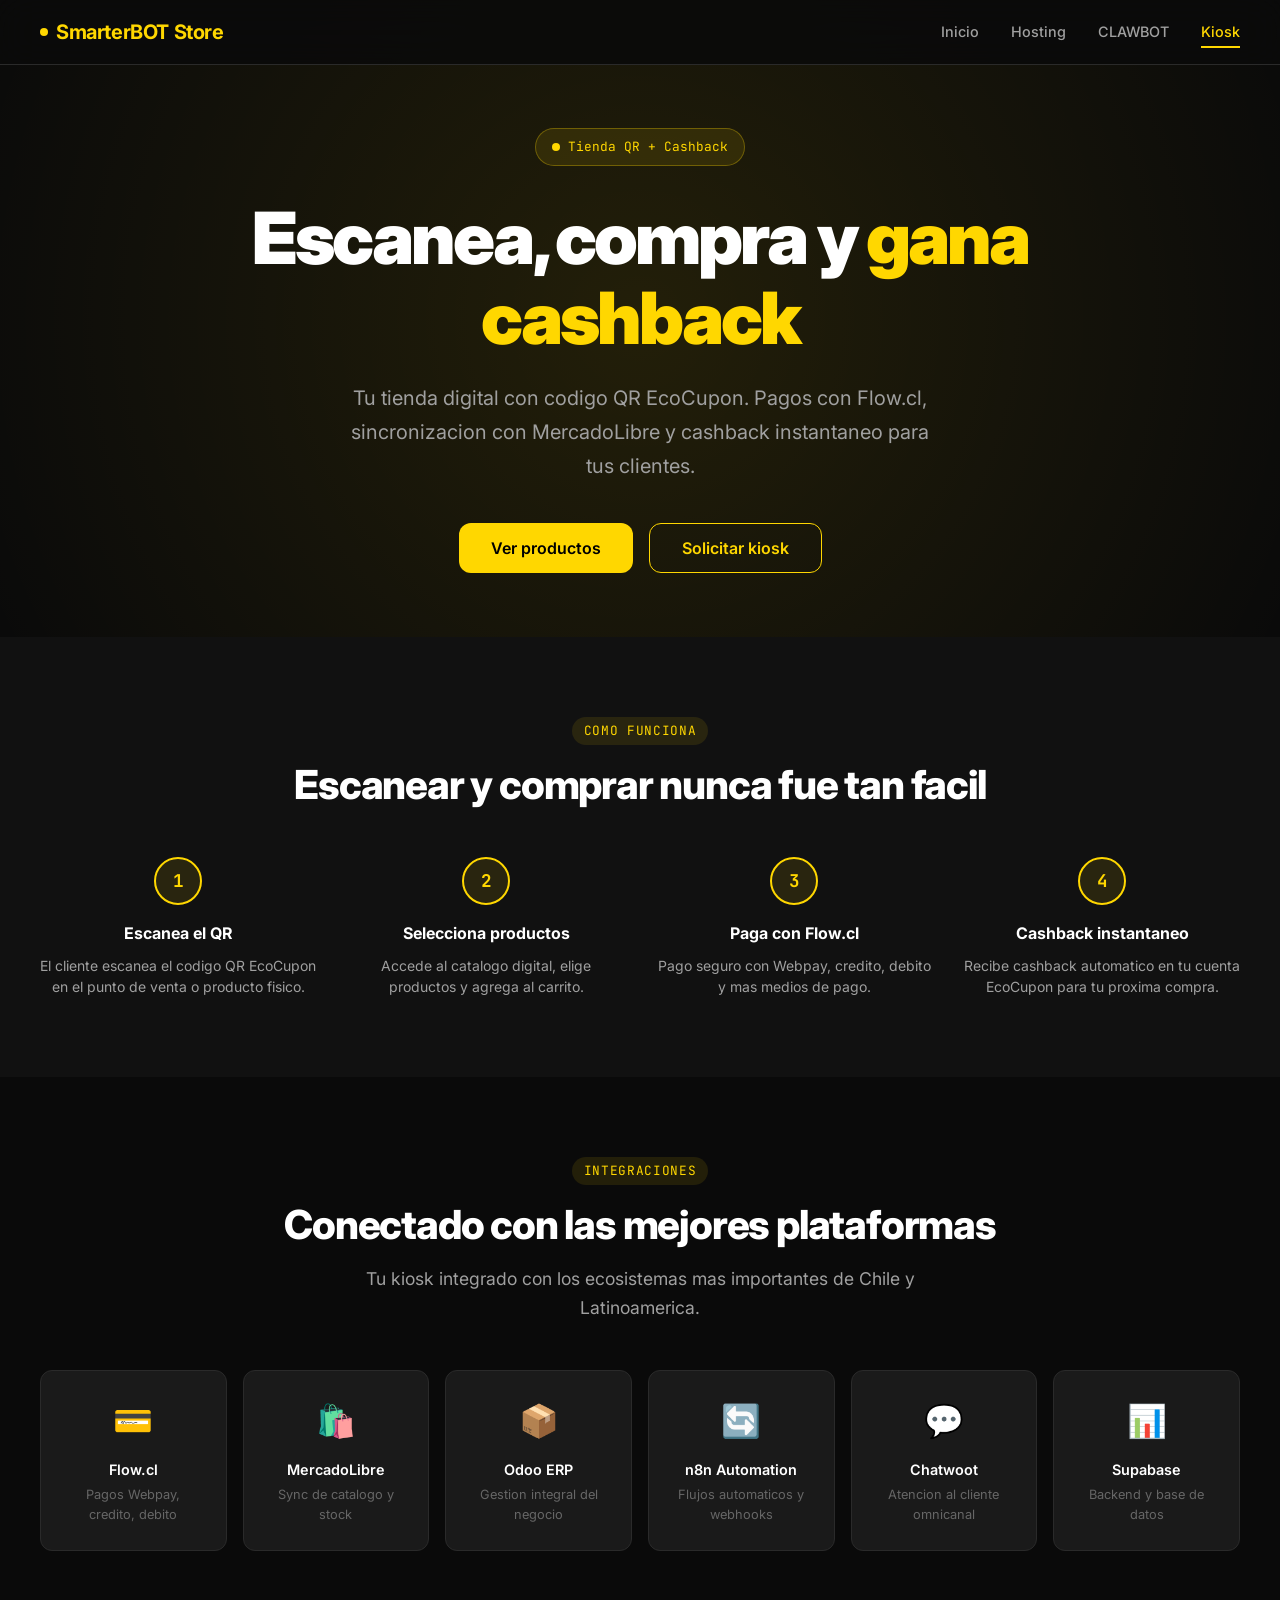
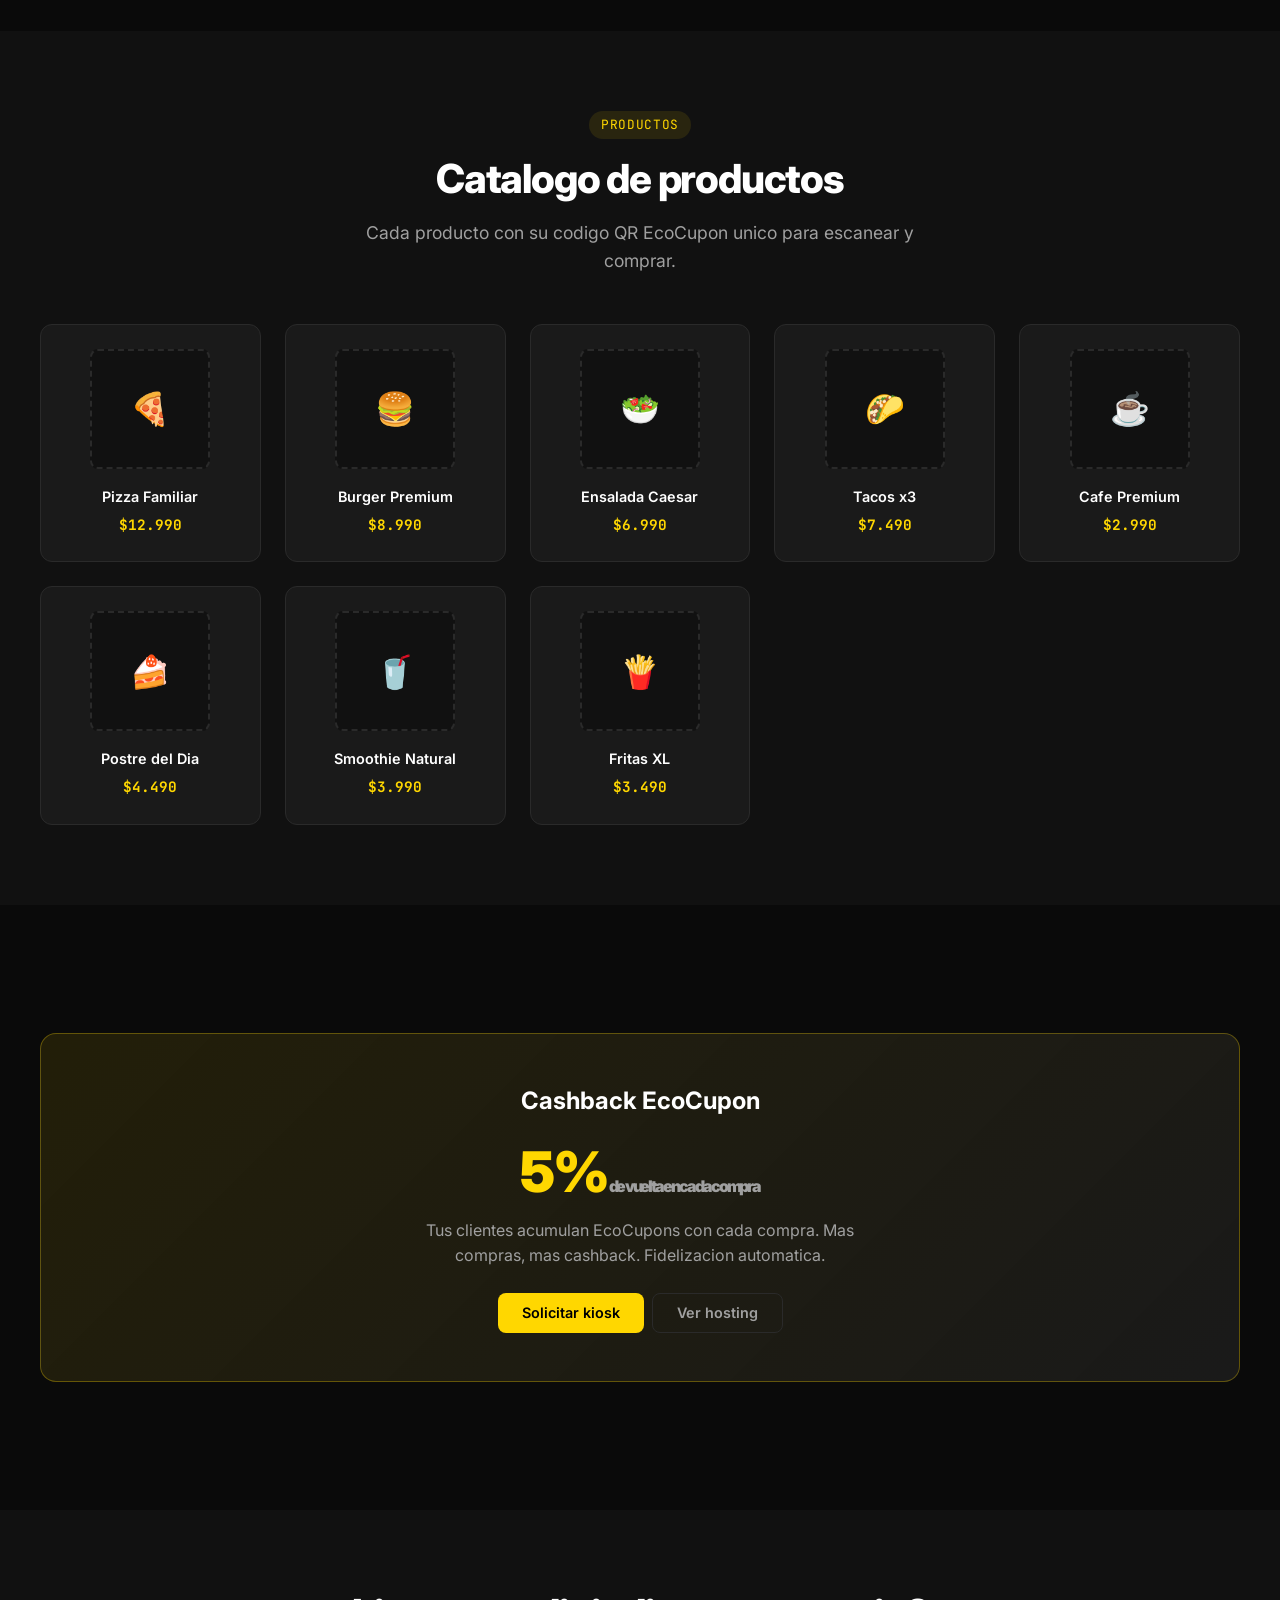
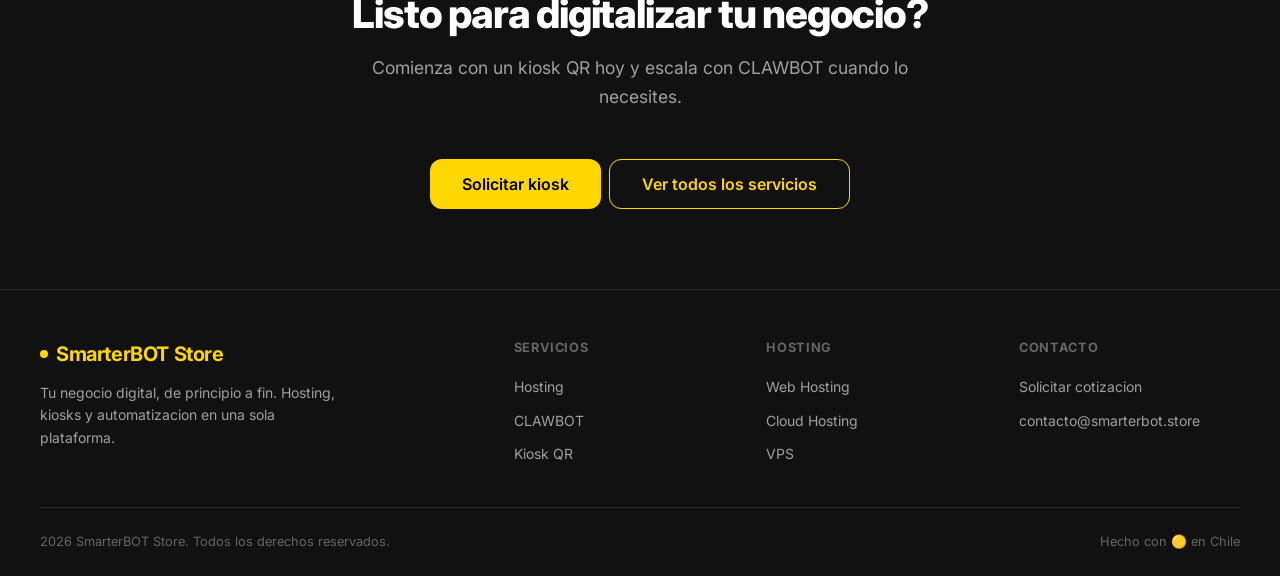
<file: landing-store/kiosk.html>
<!DOCTYPE html>
<html lang="es">
<head>
  <meta charset="UTF-8">
  <meta name="viewport" content="width=device-width, initial-scale=1.0">
  <title>Kiosk QR - Tienda Digital | SmarterBOT Store</title>
  <meta name="description" content="Kiosk QR con cashback instantaneo, pagos con Flow.cl y sincronizacion con MercadoLibre.">
  <meta name="theme-color" content="#FFD700">
  <link rel="icon" type="image/svg+xml" href="data:image/svg+xml,<svg xmlns='http://www.w3.org/2000/svg' viewBox='0 0 100 100'><circle cx='50' cy='50' r='45' fill='%23FFD700'/><circle cx='50' cy='50' r='25' fill='%23000'/></svg>">
  <link rel="apple-touch-icon" href="favicon.svg">
  <meta property="og:type" content="website">
  <meta property="og:title" content="Kiosk QR - Tienda Digital | SmarterBOT Store">
  <meta property="og:description" content="Kiosk QR con cashback instantaneo, pagos con Flow.cl y sincronizacion con MercadoLibre.">
  <meta property="og:url" content="https://store.ecocupon.cl/kiosk.html">
  <meta property="og:site_name" content="SmarterBOT Store">
  <meta property="og:locale" content="es_CL">
  <meta name="twitter:card" content="summary_large_image">
  <meta name="twitter:title" content="Kiosk QR - Tienda Digital | SmarterBOT Store">
  <meta name="twitter:description" content="Escanea, compra y gana cashback con tu kiosk QR.">
  <link rel="canonical" href="https://store.ecocupon.cl/kiosk.html">
  <link rel="preconnect" href="https://fonts.googleapis.com">
  <link rel="preconnect" href="https://fonts.gstatic.com" crossorigin>
  <link href="https://fonts.googleapis.com/css2?family=Inter:wght@400;500;600;700;800;900&family=JetBrains+Mono:wght@400;500;700&display=swap" rel="stylesheet">
  <link rel="stylesheet" href="css/style.css">
</head>
<body>

  <!-- NAVBAR -->
  <nav class="navbar">
    <div class="navbar-inner">
      <a href="index.html" class="navbar-brand">
        <span class="brand-dot"></span> SmarterBOT Store
      </a>
      <ul class="navbar-links">
        <li><a href="index.html">Inicio</a></li>
        <li><a href="hosting.html">Hosting</a></li>
        <li><a href="clawbot.html">CLAWBOT</a></li>
        <li><a href="kiosk.html" class="active">Kiosk</a></li>
      </ul>
      <button class="menu-toggle" aria-label="Menu">
        <span></span><span></span><span></span>
      </button>
    </div>
  </nav>

  <!-- MOBILE MENU -->
  <div class="mobile-menu">
    <a href="index.html">Inicio</a>
    <a href="hosting.html">Hosting</a>
    <a href="clawbot.html">CLAWBOT</a>
    <a href="kiosk.html">Kiosk</a>
  </div>

  <!-- HERO -->
  <section class="hero" style="min-height: auto; padding: 8rem 1.5rem 4rem;">
    <div class="hero-content">
      <div class="hero-badge">
        <span class="pulse"></span>
        Tienda QR + Cashback
      </div>
      <h1 class="hero-title">
        Escanea, compra y <span class="accent">gana cashback</span>
      </h1>
      <p class="hero-subtitle">
        Tu tienda digital con codigo QR EcoCupon. Pagos con Flow.cl, sincronizacion con MercadoLibre y cashback instantaneo para tus clientes.
      </p>
      <div class="hero-actions">
        <a href="#productos" class="btn btn-primary btn-lg">Ver productos</a>
        <a href="clawbot.html#cotizacion" class="btn btn-outline btn-lg">Solicitar kiosk</a>
      </div>
    </div>
  </section>

  <!-- HOW IT WORKS -->
  <section class="section section-alt">
    <div class="container">
      <div class="section-header">
        <span class="section-label">Como funciona</span>
        <h2 class="section-title">Escanear y comprar nunca fue tan facil</h2>
      </div>

      <div class="process-steps">
        <div class="step">
          <div class="step-number">1</div>
          <h4>Escanea el QR</h4>
          <p>El cliente escanea el codigo QR EcoCupon en el punto de venta o producto fisico.</p>
        </div>
        <div class="step">
          <div class="step-number">2</div>
          <h4>Selecciona productos</h4>
          <p>Accede al catalogo digital, elige productos y agrega al carrito.</p>
        </div>
        <div class="step">
          <div class="step-number">3</div>
          <h4>Paga con Flow.cl</h4>
          <p>Pago seguro con Webpay, credito, debito y mas medios de pago.</p>
        </div>
        <div class="step">
          <div class="step-number">4</div>
          <h4>Cashback instantaneo</h4>
          <p>Recibe cashback automatico en tu cuenta EcoCupon para tu proxima compra.</p>
        </div>
      </div>
    </div>
  </section>

  <!-- INTEGRATIONS -->
  <section class="section">
    <div class="container">
      <div class="section-header">
        <span class="section-label">Integraciones</span>
        <h2 class="section-title">Conectado con las mejores plataformas</h2>
        <p class="section-subtitle">Tu kiosk integrado con los ecosistemas mas importantes de Chile y Latinoamerica.</p>
      </div>

      <div class="integrations-grid">
        <div class="integration-card">
          <div class="integration-icon">💳</div>
          <h4>Flow.cl</h4>
          <p>Pagos Webpay, credito, debito</p>
        </div>
        <div class="integration-card">
          <div class="integration-icon">🛍️</div>
          <h4>MercadoLibre</h4>
          <p>Sync de catalogo y stock</p>
        </div>
        <div class="integration-card">
          <div class="integration-icon">📦</div>
          <h4>Odoo ERP</h4>
          <p>Gestion integral del negocio</p>
        </div>
        <div class="integration-card">
          <div class="integration-icon">🔄</div>
          <h4>n8n Automation</h4>
          <p>Flujos automaticos y webhooks</p>
        </div>
        <div class="integration-card">
          <div class="integration-icon">💬</div>
          <h4>Chatwoot</h4>
          <p>Atencion al cliente omnicanal</p>
        </div>
        <div class="integration-card">
          <div class="integration-icon">📊</div>
          <h4>Supabase</h4>
          <p>Backend y base de datos</p>
        </div>
      </div>
    </div>
  </section>

  <!-- PRODUCTS -->
  <section class="section section-alt" id="productos">
    <div class="container">
      <div class="section-header">
        <span class="section-label">Productos</span>
        <h2 class="section-title">Catalogo de productos</h2>
        <p class="section-subtitle">Cada producto con su codigo QR EcoCupon unico para escanear y comprar.</p>
      </div>

      <div class="qr-showcase">
        <div class="qr-item">
          <div class="qr-placeholder">🍕</div>
          <h4>Pizza Familiar</h4>
          <span class="price">$12.990</span>
        </div>
        <div class="qr-item">
          <div class="qr-placeholder">🍔</div>
          <h4>Burger Premium</h4>
          <span class="price">$8.990</span>
        </div>
        <div class="qr-item">
          <div class="qr-placeholder">🥗</div>
          <h4>Ensalada Caesar</h4>
          <span class="price">$6.990</span>
        </div>
        <div class="qr-item">
          <div class="qr-placeholder">🌮</div>
          <h4>Tacos x3</h4>
          <span class="price">$7.490</span>
        </div>
        <div class="qr-item">
          <div class="qr-placeholder">☕</div>
          <h4>Cafe Premium</h4>
          <span class="price">$2.990</span>
        </div>
        <div class="qr-item">
          <div class="qr-placeholder">🍰</div>
          <h4>Postre del Dia</h4>
          <span class="price">$4.490</span>
        </div>
        <div class="qr-item">
          <div class="qr-placeholder">🥤</div>
          <h4>Smoothie Natural</h4>
          <span class="price">$3.990</span>
        </div>
        <div class="qr-item">
          <div class="qr-placeholder">🍟</div>
          <h4>Fritas XL</h4>
          <span class="price">$3.490</span>
        </div>
      </div>
    </div>
  </section>

  <!-- CASHBACK SECTION -->
  <section class="section">
    <div class="container">
      <div class="pricing-highlight">
        <h3>Cashback EcoCupon</h3>
        <div class="price-tag">5%<span class="price-period"> de vuelta en cada compra</span></div>
        <p>Tus clientes acumulan EcoCupons con cada compra. Mas compras, mas cashback. Fidelizacion automatica.</p>
        <div class="flex justify-center gap-1 flex-wrap mt-3">
          <a href="clawbot.html#cotizacion" class="btn btn-primary">Solicitar kiosk</a>
          <a href="hosting.html" class="btn btn-ghost">Ver hosting</a>
        </div>
      </div>
    </div>
  </section>

  <!-- CTA -->
  <section class="section section-alt">
    <div class="container">
      <div class="section-header">
        <h2 class="section-title">Listo para digitalizar tu negocio?</h2>
        <p class="section-subtitle">Comienza con un kiosk QR hoy y escala con CLAWBOT cuando lo necesites.</p>
      </div>
      <div class="flex justify-center gap-1 flex-wrap">
        <a href="clawbot.html#cotizacion" class="btn btn-primary btn-lg">Solicitar kiosk</a>
        <a href="index.html" class="btn btn-outline btn-lg">Ver todos los servicios</a>
      </div>
    </div>
  </section>

  <!-- FOOTER -->
  <footer class="footer">
    <div class="footer-inner">
      <div class="footer-brand">
        <a href="index.html" class="navbar-brand">
          <span class="brand-dot"></span> SmarterBOT Store
        </a>
        <p>Tu negocio digital, de principio a fin. Hosting, kiosks y automatizacion en una sola plataforma.</p>
      </div>
      <div class="footer-col">
        <h4>Servicios</h4>
        <ul>
          <li><a href="hosting.html">Hosting</a></li>
          <li><a href="clawbot.html">CLAWBOT</a></li>
          <li><a href="kiosk.html">Kiosk QR</a></li>
        </ul>
      </div>
      <div class="footer-col">
        <h4>Hosting</h4>
        <ul>
          <li><a href="https://www.hostinger.com/es?REFERRALCODE=SMARTER" target="_blank" rel="noopener">Web Hosting</a></li>
          <li><a href="https://www.hostinger.com/es?REFERRALCODE=SMARTER" target="_blank" rel="noopener">Cloud Hosting</a></li>
          <li><a href="https://www.hostinger.com/es?REFERRALCODE=SMARTER" target="_blank" rel="noopener">VPS</a></li>
        </ul>
      </div>
      <div class="footer-col">
        <h4>Contacto</h4>
        <ul>
          <li><a href="clawbot.html#cotizacion">Solicitar cotizacion</a></li>
          <li><a href="mailto:contacto@smarterbot.store">contacto@smarterbot.store</a></li>
        </ul>
      </div>
    </div>
    <div class="footer-bottom">
      <span>2026 SmarterBOT Store. Todos los derechos reservados.</span>
      <span>Hecho con 🟡 en Chile</span>
    </div>
  </footer>

  <script src="js/main.js"></script>
</body>
</html>
</file>
<file: landing-store/css/style.css>
:root {
  --bg-primary: #0a0a0a;
  --bg-secondary: #111111;
  --bg-card: #1a1a1a;
  --bg-card-hover: #222222;
  --accent: #FFD700;
  --accent-hover: #e6c200;
  --accent-dim: rgba(255, 215, 0, 0.1);
  --accent-dim2: rgba(255, 215, 0, 0.2);
  --text-primary: #ffffff;
  --text-secondary: #a0a0a0;
  --text-muted: #666666;
  --border: #2a2a2a;
  --border-accent: rgba(255, 215, 0, 0.3);
  --success: #22c55e;
  --radius: 12px;
  --radius-sm: 8px;
  --radius-lg: 16px;
  --shadow: 0 4px 24px rgba(0, 0, 0, 0.4);
  --shadow-accent: 0 4px 24px rgba(255, 215, 0, 0.15);
  --transition: all 0.3s cubic-bezier(0.4, 0, 0.2, 1);
  --font-sans: 'Inter', -apple-system, BlinkMacSystemFont, 'Segoe UI', sans-serif;
  --font-mono: 'JetBrains Mono', 'Fira Code', 'Consolas', monospace;
}

*,
*::before,
*::after {
  margin: 0;
  padding: 0;
  box-sizing: border-box;
}

html {
  scroll-behavior: smooth;
  -webkit-text-size-adjust: 100%;
}

body {
  font-family: var(--font-sans);
  background: var(--bg-primary);
  color: var(--text-primary);
  line-height: 1.6;
  min-height: 100vh;
  -webkit-font-smoothing: antialiased;
  -moz-osx-font-smoothing: grayscale;
}

a {
  color: var(--accent);
  text-decoration: none;
  transition: var(--transition);
}

a:hover {
  color: var(--accent-hover);
}

img {
  max-width: 100%;
  height: auto;
  display: block;
}

/* ============ NAVBAR ============ */

.navbar {
  position: fixed;
  top: 0;
  left: 0;
  right: 0;
  z-index: 1000;
  background: rgba(10, 10, 10, 0.9);
  backdrop-filter: blur(20px);
  -webkit-backdrop-filter: blur(20px);
  border-bottom: 1px solid var(--border);
  padding: 0 1.5rem;
}

.navbar-inner {
  max-width: 1200px;
  margin: 0 auto;
  display: flex;
  align-items: center;
  justify-content: space-between;
  height: 64px;
}

.navbar-brand {
  display: flex;
  align-items: center;
  gap: 0.5rem;
  font-weight: 700;
  font-size: 1.25rem;
  color: var(--accent);
  letter-spacing: -0.02em;
}

.navbar-brand .brand-dot {
  width: 8px;
  height: 8px;
  background: var(--accent);
  border-radius: 50%;
  display: inline-block;
}

.navbar-links {
  display: flex;
  align-items: center;
  gap: 2rem;
  list-style: none;
}

.navbar-links a {
  color: var(--text-secondary);
  font-size: 0.9rem;
  font-weight: 500;
  padding: 0.5rem 0;
  position: relative;
  transition: var(--transition);
}

.navbar-links a::after {
  content: '';
  position: absolute;
  bottom: 0;
  left: 0;
  width: 0;
  height: 2px;
  background: var(--accent);
  transition: var(--transition);
}

.navbar-links a:hover,
.navbar-links a.active {
  color: var(--accent);
}

.navbar-links a:hover::after,
.navbar-links a.active::after {
  width: 100%;
}

/* Mobile menu toggle */
.menu-toggle {
  display: none;
  flex-direction: column;
  gap: 5px;
  background: none;
  border: none;
  cursor: pointer;
  padding: 8px;
  z-index: 1001;
}

.menu-toggle span {
  display: block;
  width: 24px;
  height: 2px;
  background: var(--text-primary);
  border-radius: 2px;
  transition: var(--transition);
}

.menu-toggle.active span:nth-child(1) {
  transform: rotate(45deg) translate(5px, 5px);
}

.menu-toggle.active span:nth-child(2) {
  opacity: 0;
}

.menu-toggle.active span:nth-child(3) {
  transform: rotate(-45deg) translate(5px, -5px);
}

/* ============ BUTTONS ============ */

.btn {
  display: inline-flex;
  align-items: center;
  justify-content: center;
  gap: 0.5rem;
  padding: 0.75rem 1.5rem;
  border-radius: var(--radius-sm);
  font-family: var(--font-sans);
  font-size: 0.9rem;
  font-weight: 600;
  border: none;
  cursor: pointer;
  transition: var(--transition);
  text-decoration: none;
  line-height: 1;
}

.btn-primary {
  background: var(--accent);
  color: #000;
}

.btn-primary:hover {
  background: var(--accent-hover);
  transform: translateY(-2px);
  box-shadow: var(--shadow-accent);
  color: #000;
}

.btn-outline {
  background: transparent;
  color: var(--accent);
  border: 1px solid var(--accent);
}

.btn-outline:hover {
  background: var(--accent-dim);
  transform: translateY(-2px);
  color: var(--accent);
}

.btn-ghost {
  background: transparent;
  color: var(--text-secondary);
  border: 1px solid var(--border);
}

.btn-ghost:hover {
  border-color: var(--accent);
  color: var(--accent);
}

.btn-lg {
  padding: 1rem 2rem;
  font-size: 1rem;
  border-radius: var(--radius);
}

.btn-block {
  width: 100%;
}

/* ============ SECTIONS ============ */

.section {
  padding: 5rem 1.5rem;
}

.section-alt {
  background: var(--bg-secondary);
}

.container {
  max-width: 1200px;
  margin: 0 auto;
}

.section-header {
  text-align: center;
  margin-bottom: 3rem;
}

.section-label {
  display: inline-block;
  font-family: var(--font-mono);
  font-size: 0.8rem;
  color: var(--accent);
  background: var(--accent-dim);
  padding: 0.25rem 0.75rem;
  border-radius: 999px;
  margin-bottom: 1rem;
  letter-spacing: 0.05em;
  text-transform: uppercase;
}

.section-title {
  font-size: clamp(1.75rem, 4vw, 2.5rem);
  font-weight: 800;
  letter-spacing: -0.03em;
  line-height: 1.2;
  margin-bottom: 1rem;
}

.section-subtitle {
  font-size: 1.1rem;
  color: var(--text-secondary);
  max-width: 600px;
  margin: 0 auto;
}

/* ============ HERO ============ */

.hero {
  min-height: 100vh;
  display: flex;
  align-items: center;
  justify-content: center;
  text-align: center;
  padding: 6rem 1.5rem 4rem;
  position: relative;
  overflow: hidden;
}

.hero::before {
  content: '';
  position: absolute;
  top: -50%;
  left: -50%;
  width: 200%;
  height: 200%;
  background: radial-gradient(circle at 50% 50%, var(--accent-dim) 0%, transparent 50%);
  animation: heroGlow 8s ease-in-out infinite alternate;
  pointer-events: none;
}

@keyframes heroGlow {
  0% { transform: translate(0, 0); }
  100% { transform: translate(5%, 5%); }
}

.hero-content {
  position: relative;
  z-index: 1;
  max-width: 900px;
}

.hero-badge {
  display: inline-flex;
  align-items: center;
  gap: 0.5rem;
  font-family: var(--font-mono);
  font-size: 0.8rem;
  color: var(--accent);
  background: var(--accent-dim);
  border: 1px solid var(--border-accent);
  padding: 0.5rem 1rem;
  border-radius: 999px;
  margin-bottom: 2rem;
}

.hero-badge .pulse {
  width: 8px;
  height: 8px;
  background: var(--accent);
  border-radius: 50%;
  animation: pulse 2s infinite;
}

@keyframes pulse {
  0%, 100% { opacity: 1; transform: scale(1); }
  50% { opacity: 0.5; transform: scale(1.5); }
}

.hero-title {
  font-size: clamp(2.5rem, 6vw, 4.5rem);
  font-weight: 900;
  letter-spacing: -0.04em;
  line-height: 1.1;
  margin-bottom: 1.5rem;
}

.hero-title .accent {
  color: var(--accent);
}

.hero-subtitle {
  font-size: clamp(1rem, 2vw, 1.25rem);
  color: var(--text-secondary);
  max-width: 600px;
  margin: 0 auto 2.5rem;
  line-height: 1.7;
}

.hero-actions {
  display: flex;
  gap: 1rem;
  justify-content: center;
  flex-wrap: wrap;
}

/* ============ PILLAR CARDS ============ */

.pillars-grid {
  display: grid;
  grid-template-columns: repeat(auto-fit, minmax(280px, 1fr));
  gap: 1.5rem;
  margin-top: 3rem;
}

.pillar-card {
  background: var(--bg-card);
  border: 1px solid var(--border);
  border-radius: var(--radius-lg);
  padding: 2rem;
  transition: var(--transition);
  position: relative;
  overflow: hidden;
}

.pillar-card::before {
  content: '';
  position: absolute;
  top: 0;
  left: 0;
  right: 0;
  height: 3px;
  background: linear-gradient(90deg, var(--accent), transparent);
  opacity: 0;
  transition: var(--transition);
}

.pillar-card:hover {
  border-color: var(--border-accent);
  transform: translateY(-4px);
  box-shadow: var(--shadow-accent);
}

.pillar-card:hover::before {
  opacity: 1;
}

.pillar-icon {
  width: 56px;
  height: 56px;
  background: var(--accent-dim);
  border-radius: var(--radius);
  display: flex;
  align-items: center;
  justify-content: center;
  font-size: 1.5rem;
  margin-bottom: 1.5rem;
}

.pillar-card h3 {
  font-size: 1.25rem;
  font-weight: 700;
  margin-bottom: 0.75rem;
  letter-spacing: -0.02em;
}

.pillar-card p {
  color: var(--text-secondary);
  font-size: 0.95rem;
  line-height: 1.6;
  margin-bottom: 1.5rem;
}

.pillar-features {
  list-style: none;
  margin-bottom: 1.5rem;
}

.pillar-features li {
  display: flex;
  align-items: center;
  gap: 0.5rem;
  font-size: 0.875rem;
  color: var(--text-secondary);
  padding: 0.35rem 0;
}

.pillar-features li::before {
  content: '\2713';
  color: var(--accent);
  font-weight: 700;
  font-size: 0.8rem;
}

/* ============ PRODUCT CARDS (Hosting) ============ */

.products-grid {
  display: grid;
  grid-template-columns: repeat(auto-fit, minmax(300px, 1fr));
  gap: 1.5rem;
}

.product-card {
  background: var(--bg-card);
  border: 1px solid var(--border);
  border-radius: var(--radius-lg);
  padding: 2rem;
  display: flex;
  flex-direction: column;
  transition: var(--transition);
  position: relative;
}

.product-card.featured {
  border-color: var(--accent);
  box-shadow: var(--shadow-accent);
}

.product-card.featured .product-badge {
  display: inline-block;
}

.product-badge {
  display: none;
  position: absolute;
  top: -1px;
  right: 1.5rem;
  background: var(--accent);
  color: #000;
  font-size: 0.7rem;
  font-weight: 700;
  padding: 0.25rem 0.75rem;
  border-radius: 0 0 var(--radius-sm) var(--radius-sm);
  text-transform: uppercase;
  letter-spacing: 0.05em;
}

.product-card:hover {
  border-color: var(--border-accent);
  transform: translateY(-4px);
}

.product-name {
  font-size: 1.1rem;
  font-weight: 700;
  margin-bottom: 0.5rem;
}

.product-desc {
  font-size: 0.875rem;
  color: var(--text-secondary);
  margin-bottom: 1.5rem;
  line-height: 1.5;
}

.product-price {
  margin-bottom: 1.5rem;
}

.product-price .amount {
  font-size: 2rem;
  font-weight: 800;
  color: var(--accent);
  letter-spacing: -0.03em;
}

.product-price .period {
  font-size: 0.875rem;
  color: var(--text-muted);
}

.product-features {
  list-style: none;
  margin-bottom: 1.5rem;
  flex-grow: 1;
}

.product-features li {
  display: flex;
  align-items: flex-start;
  gap: 0.5rem;
  font-size: 0.875rem;
  color: var(--text-secondary);
  padding: 0.4rem 0;
}

.product-features li .check {
  color: var(--accent);
  font-weight: 700;
  flex-shrink: 0;
  margin-top: 2px;
}

/* ============ PROCESS STEPS ============ */

.process-steps {
  display: grid;
  grid-template-columns: repeat(auto-fit, minmax(220px, 1fr));
  gap: 2rem;
  margin-top: 2rem;
}

.step {
  text-align: center;
  position: relative;
}

.step-number {
  width: 48px;
  height: 48px;
  background: var(--accent-dim);
  border: 2px solid var(--accent);
  border-radius: 50%;
  display: flex;
  align-items: center;
  justify-content: center;
  font-family: var(--font-mono);
  font-weight: 700;
  font-size: 1.1rem;
  color: var(--accent);
  margin: 0 auto 1rem;
}

.step h4 {
  font-size: 1rem;
  font-weight: 700;
  margin-bottom: 0.5rem;
}

.step p {
  font-size: 0.875rem;
  color: var(--text-secondary);
  line-height: 1.5;
}

/* ============ FORMS ============ */

.form-group {
  margin-bottom: 1.25rem;
}

.form-label {
  display: block;
  font-size: 0.875rem;
  font-weight: 500;
  color: var(--text-secondary);
  margin-bottom: 0.5rem;
}

.form-input,
.form-textarea,
.form-select {
  width: 100%;
  padding: 0.75rem 1rem;
  background: var(--bg-secondary);
  border: 1px solid var(--border);
  border-radius: var(--radius-sm);
  color: var(--text-primary);
  font-family: var(--font-sans);
  font-size: 0.9rem;
  transition: var(--transition);
}

.form-input:focus,
.form-textarea:focus,
.form-select:focus {
  outline: none;
  border-color: var(--accent);
  box-shadow: 0 0 0 3px var(--accent-dim);
}

.form-input::placeholder,
.form-textarea::placeholder {
  color: var(--text-muted);
}

.form-textarea {
  resize: vertical;
  min-height: 120px;
}

.form-row {
  display: grid;
  grid-template-columns: 1fr 1fr;
  gap: 1rem;
}

/* ============ QR SHOWCASE ============ */

.qr-showcase {
  display: grid;
  grid-template-columns: repeat(auto-fit, minmax(200px, 1fr));
  gap: 1.5rem;
}

.qr-item {
  background: var(--bg-card);
  border: 1px solid var(--border);
  border-radius: var(--radius);
  padding: 1.5rem;
  text-align: center;
  transition: var(--transition);
}

.qr-item:hover {
  border-color: var(--border-accent);
  transform: translateY(-2px);
}

.qr-placeholder {
  width: 120px;
  height: 120px;
  background: var(--bg-secondary);
  border: 2px dashed var(--border);
  border-radius: var(--radius-sm);
  display: flex;
  align-items: center;
  justify-content: center;
  margin: 0 auto 1rem;
  font-size: 2rem;
}

.qr-item h4 {
  font-size: 0.9rem;
  font-weight: 600;
  margin-bottom: 0.25rem;
}

.qr-item .price {
  color: var(--accent);
  font-weight: 700;
  font-family: var(--font-mono);
  font-size: 0.9rem;
}

/* ============ INTEGRATIONS ============ */

.integrations-grid {
  display: grid;
  grid-template-columns: repeat(auto-fit, minmax(180px, 1fr));
  gap: 1rem;
  margin-top: 2rem;
}

.integration-card {
  background: var(--bg-card);
  border: 1px solid var(--border);
  border-radius: var(--radius);
  padding: 1.5rem;
  text-align: center;
  transition: var(--transition);
}

.integration-card:hover {
  border-color: var(--border-accent);
}

.integration-icon {
  font-size: 2rem;
  margin-bottom: 0.75rem;
}

.integration-card h4 {
  font-size: 0.9rem;
  font-weight: 600;
  margin-bottom: 0.25rem;
}

.integration-card p {
  font-size: 0.8rem;
  color: var(--text-muted);
}

/* ============ PRICING HIGHLIGHT ============ */

.pricing-highlight {
  background: linear-gradient(135deg, var(--accent-dim), var(--bg-card));
  border: 1px solid var(--border-accent);
  border-radius: var(--radius-lg);
  padding: 3rem;
  text-align: center;
  margin: 3rem 0;
}

.pricing-highlight .price-tag {
  font-size: 3.5rem;
  font-weight: 900;
  color: var(--accent);
  letter-spacing: -0.04em;
}

.pricing-highlight .price-period {
  font-size: 1rem;
  color: var(--text-secondary);
}

.pricing-highlight h3 {
  font-size: 1.5rem;
  font-weight: 700;
  margin-bottom: 0.5rem;
}

.pricing-highlight p {
  color: var(--text-secondary);
  max-width: 500px;
  margin: 0 auto 1.5rem;
}

/* ============ FOOTER ============ */

.footer {
  background: var(--bg-secondary);
  border-top: 1px solid var(--border);
  padding: 3rem 1.5rem 1.5rem;
}

.footer-inner {
  max-width: 1200px;
  margin: 0 auto;
  display: grid;
  grid-template-columns: 2fr repeat(3, 1fr);
  gap: 2rem;
}

.footer-brand p {
  color: var(--text-secondary);
  font-size: 0.875rem;
  margin-top: 0.75rem;
  max-width: 300px;
}

.footer-col h4 {
  font-size: 0.8rem;
  font-weight: 700;
  text-transform: uppercase;
  letter-spacing: 0.05em;
  color: var(--text-muted);
  margin-bottom: 1rem;
}

.footer-col ul {
  list-style: none;
}

.footer-col ul li {
  margin-bottom: 0.5rem;
}

.footer-col ul a {
  color: var(--text-secondary);
  font-size: 0.875rem;
}

.footer-col ul a:hover {
  color: var(--accent);
}

.footer-bottom {
  max-width: 1200px;
  margin: 2rem auto 0;
  padding-top: 1.5rem;
  border-top: 1px solid var(--border);
  display: flex;
  justify-content: space-between;
  align-items: center;
  font-size: 0.8rem;
  color: var(--text-muted);
}

/* ============ TOAST / NOTIFICATIONS ============ */

.toast {
  position: fixed;
  bottom: 2rem;
  right: 2rem;
  background: var(--bg-card);
  border: 1px solid var(--border);
  border-radius: var(--radius);
  padding: 1rem 1.5rem;
  display: flex;
  align-items: center;
  gap: 0.75rem;
  z-index: 9999;
  transform: translateY(120%);
  opacity: 0;
  transition: var(--transition);
  box-shadow: var(--shadow);
}

.toast.show {
  transform: translateY(0);
  opacity: 1;
}

.toast.success {
  border-color: var(--success);
}

.toast.error {
  border-color: #ef4444;
}

/* ============ MOBILE MENU ============ */

.mobile-menu {
  display: none;
  position: fixed;
  top: 64px;
  left: 0;
  right: 0;
  bottom: 0;
  background: rgba(10, 10, 10, 0.98);
  backdrop-filter: blur(20px);
  -webkit-backdrop-filter: blur(20px);
  z-index: 999;
  padding: 2rem 1.5rem;
  transform: translateX(100%);
  transition: transform 0.3s ease;
}

.mobile-menu.open {
  transform: translateX(0);
}

.mobile-menu a {
  display: block;
  color: var(--text-primary);
  font-size: 1.25rem;
  font-weight: 600;
  padding: 1rem 0;
  border-bottom: 1px solid var(--border);
}

.mobile-menu a:hover {
  color: var(--accent);
}

/* ============ RESPONSIVE ============ */

@media (max-width: 768px) {
  .navbar-links {
    display: none;
  }

  .menu-toggle {
    display: flex;
  }

  .mobile-menu {
    display: block;
  }

  .hero {
    min-height: auto;
    padding: 8rem 1.5rem 4rem;
  }

  .hero-title {
    font-size: clamp(2rem, 8vw, 3rem);
  }

  .hero-actions {
    flex-direction: column;
    align-items: stretch;
  }

  .hero-actions .btn {
    width: 100%;
  }

  .pillars-grid {
    grid-template-columns: 1fr;
  }

  .products-grid {
    grid-template-columns: 1fr;
  }

  .form-row {
    grid-template-columns: 1fr;
  }

  .footer-inner {
    grid-template-columns: 1fr;
    gap: 2rem;
  }

  .footer-bottom {
    flex-direction: column;
    gap: 0.5rem;
    text-align: center;
  }

  .pricing-highlight {
    padding: 2rem 1.5rem;
  }

  .pricing-highlight .price-tag {
    font-size: 2.5rem;
  }

  .section {
    padding: 3rem 1rem;
  }

  .process-steps {
    grid-template-columns: 1fr;
    gap: 1.5rem;
  }

  .qr-showcase {
    grid-template-columns: repeat(2, 1fr);
  }

  .integrations-grid {
    grid-template-columns: repeat(2, 1fr);
  }
}

@media (max-width: 480px) {
  .qr-showcase {
    grid-template-columns: 1fr;
  }

  .integrations-grid {
    grid-template-columns: 1fr;
  }
}

/* ============ UTILITY ============ */

.text-center { text-align: center; }
.text-accent { color: var(--accent); }
.text-muted { color: var(--text-muted); }
.mt-1 { margin-top: 0.5rem; }
.mt-2 { margin-top: 1rem; }
.mt-3 { margin-top: 1.5rem; }
.mt-4 { margin-top: 2rem; }
.mb-2 { margin-bottom: 1rem; }
.mb-3 { margin-bottom: 1.5rem; }
.gap-1 { gap: 0.5rem; }
.gap-2 { gap: 1rem; }
.flex { display: flex; }
.flex-wrap { flex-wrap: wrap; }
.items-center { align-items: center; }
.justify-center { justify-content: center; }
</file>
